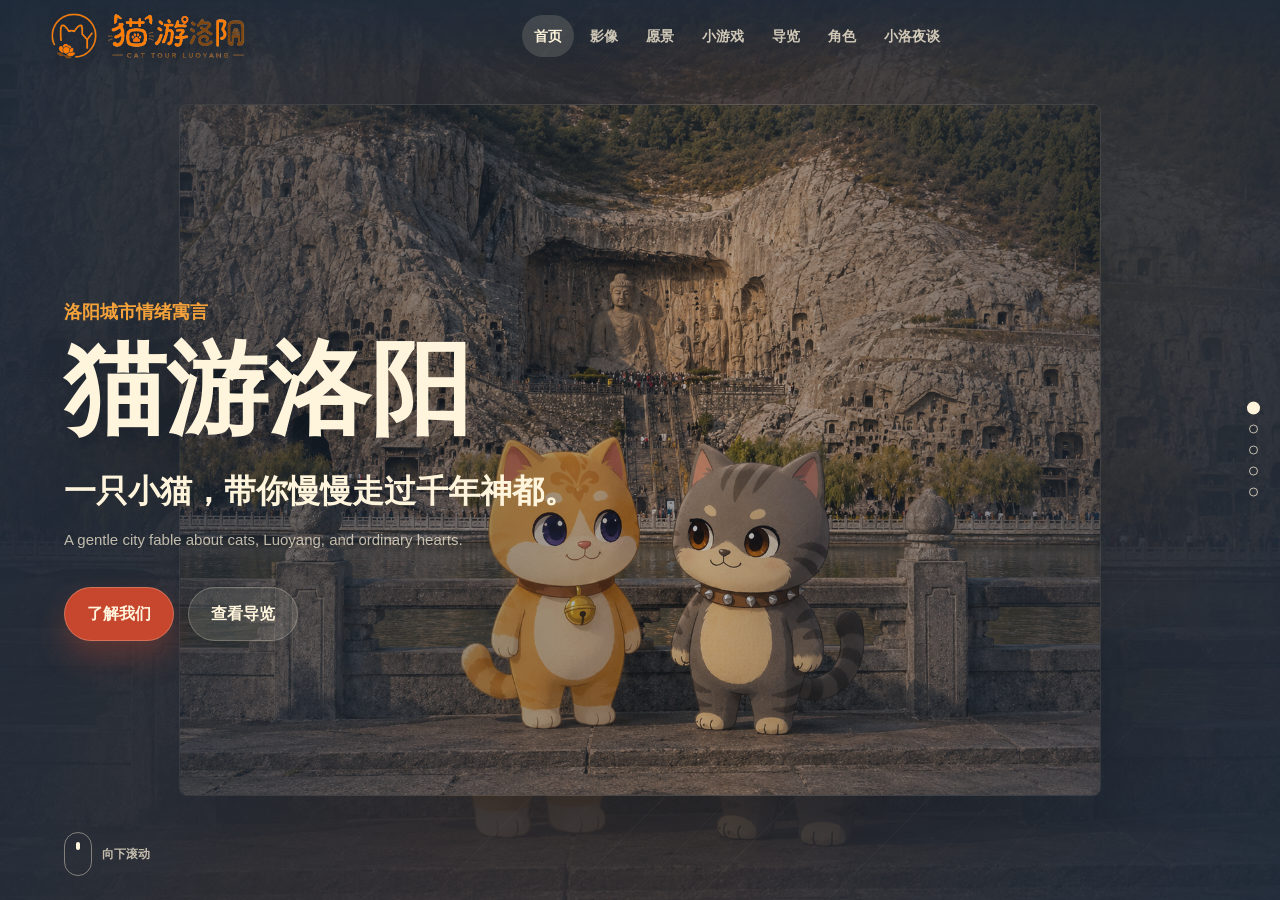
<file: index.html>
<!DOCTYPE html>
<html lang="zh-CN">
<head>
  <meta charset="UTF-8">
  <meta name="viewport" content="width=device-width, initial-scale=1.0">
  <title>猫游洛阳 Cat Tour Luoyang</title>
  <meta name="description" content="《猫游洛阳》是一个关于洛阳、猫和普通人心事的数字文旅 IP。">
  <meta name="application-version" content="1.2.1">
  <link rel="stylesheet" href="css/style.css?v=1.2.1">
</head>
<body data-page="brand-home">
  <header class="brand-header">
    <a class="brand-logo" href="#hero" aria-label="猫游洛阳首页">
      <img class="brand-logo-mark" src="assets/images/brand/brand-mark.png" alt="">
      <img class="brand-logo-wordmark" src="assets/images/brand/brand-wordmark.png" alt="">
    </a>

    <nav class="brand-nav" aria-label="首页分屏导航">
      <a href="#hero" data-home-nav="hero">首页</a>
      <a href="#videos" data-home-nav="videos">影像</a>
      <a href="#vision" data-home-nav="vision">愿景</a>
      <a href="#games" data-home-nav="games">小游戏</a>
      <a href="#guide" data-home-nav="guide">导览</a>
      <a href="characters.html">角色</a>
      <a href="https://chriszhang9108-collab.github.io/Coldfire/" target="_blank" rel="noopener noreferrer">小洛夜谈</a>
    </nav>

    <div class="header-actions">
      <button class="language-toggle" type="button" aria-label="切换中英文">
        <span>中</span><i></i><span>EN</span>
      </button>
      <button class="brand-menu" type="button" aria-expanded="false" aria-controls="brand-drawer">
        <span></span>
        <span></span>
      </button>
    </div>
  </header>

  <aside class="brand-drawer" id="brand-drawer" aria-label="移动端菜单">
    <a href="#hero">首页</a>
    <a href="#videos">往期影像</a>
    <a href="#vision">我们的愿景</a>
    <a href="#games">小游戏入口</a>
    <a href="#guide">洛阳导览</a>
    <a href="characters.html">角色设定</a>
    <a href="cooperation.html">合作联系</a>
    <a href="https://chriszhang9108-collab.github.io/Coldfire/" target="_blank" rel="noopener noreferrer">小洛夜谈</a>
  </aside>

  <div class="screen-dots" aria-label="分屏位置">
    <a href="#hero" data-dot="hero" aria-label="第1屏"></a>
    <a href="#videos" data-dot="videos" aria-label="第2屏"></a>
    <a href="#vision" data-dot="vision" aria-label="第3屏"></a>
    <a href="#games" data-dot="games" aria-label="第4屏"></a>
    <a href="#guide" data-dot="guide" aria-label="第5屏"></a>
  </div>

  <main class="homepage-shell" id="homepage-shell">
    <section class="brand-section hero-section" id="hero" data-section="hero">
      <div class="hero-bg" id="hero-bg"></div>
      <div class="hero-media" aria-label="猫游洛阳主视觉轮播">
        <div class="hero-blur" id="hero-blur"></div>
        <div class="hero-frame" id="hero-frame">
          <div class="slide-fallback">
            <span>Cat Tour Luoyang</span>
          </div>
        </div>
      </div>
      <div class="hero-content">
        <p class="brand-eyebrow" data-i18n="heroEyebrow">洛阳城市情绪寓言</p>
        <h1 data-i18n="heroTitle">猫游洛阳</h1>
        <p class="hero-subtitle" data-i18n="heroSubtitle">一只小猫，带你慢慢走过千年神都。</p>
        <p class="hero-en" data-i18n="heroEnglish">A gentle city fable about cats, Luoyang, and ordinary hearts.</p>
        <div class="hero-buttons">
          <a class="brand-button primary" href="#vision" data-i18n="learnMore">了解我们</a>
          <a class="brand-button ghost" href="#guide" data-i18n="viewGuide">查看导览</a>
        </div>
      </div>
      <div class="scroll-cue">
        <span></span>
        <b data-i18n="scrollCue">向下滚动</b>
      </div>
    </section>

    <section class="brand-section video-section" id="videos" data-section="videos">
      <div class="section-copy">
        <p class="brand-eyebrow" data-i18n="videosEyebrow">Cat Tour Stories</p>
        <h2 data-i18n="videosTitle">往期影像</h2>
        <p data-i18n="videosSubtitle">用一只小猫的视角，看见洛阳的风光、街巷与故事。</p>
      </div>
      <div class="video-rail" id="home-video-list"></div>
    </section>

    <section class="brand-section vision-section" id="vision" data-section="vision">
      <div class="vision-main">
        <p class="brand-eyebrow" data-i18n="visionEyebrow">Our Vision</p>
        <h2 data-i18n="visionTitle">我们的愿景</h2>
        <p data-i18n="visionBody">《猫游洛阳》不是普通旅游号，也不是普通AI萌宠号。它是一场关于洛阳、猫和普通人心事的城市情绪寓言。我们希望用一只小猫的视角，让更多人重新看见千年神都里的风景、烟火、时间和自己。</p>
        <strong data-i18n="visionQuote">用洛阳地标，讲普通人的心事。让历史不只被观看，也能轻轻接住今天的人。</strong>
      </div>
      <div class="symbol-strip" id="symbol-list"></div>
    </section>

    <section class="brand-section game-section" id="games" data-section="games">
      <div class="section-copy">
        <p class="brand-eyebrow" data-i18n="gamesEyebrow">Play With Ju Xiaoluo</p>
        <h2 data-i18n="gamesTitle">和橘小洛一起玩</h2>
        <p data-i18n="gamesSubtitle">在洛阳慢慢走，也可以轻轻玩一会。</p>
      </div>
      <div class="game-card-grid" id="game-list"></div>
    </section>

    <section class="brand-section guide-section last-guide-section guide-seasonal-section" id="guide" data-section="guide" aria-labelledby="seasonal-guide-title">
      <div class="section-copy guide-seasonal-header">
        <p class="brand-eyebrow" data-i18n="guideEyebrow">Seasonal Luoyang Guide</p>
        <h2 id="seasonal-guide-title" data-i18n="guideTitle">橘小洛的当季洛阳导览</h2>
        <p data-i18n="guideSubtitle">这个夏天，先去有风、有水、有树荫的地方。</p>
      </div>
      <div class="seasonal-destination-list" id="seasonal-destination-list" role="list"></div>
      <footer class="brand-footer cooperation-card">
        <div>
          <p class="brand-eyebrow" data-i18n="cooperationEyebrow">Cooperation</p>
          <h3 data-i18n="cooperationTitle">猫游洛阳开放文旅内容共创</h3>
          <p data-i18n="cooperationText">文旅内容共创、景区/博物馆主题短片、店铺联动、文创开发、AI文旅内容制作、城市治愈内容共创。</p>
        </div>
        <a class="brand-button primary" href="cooperation.html" data-i18n="cooperationButton">合作联系</a>
        <small>© 猫游洛阳 Cat Tour Luoyang</small>
      </footer>
    </section>
  </main>

  <div class="video-modal" id="video-modal" aria-hidden="true">
    <button class="modal-close" type="button" aria-label="关闭视频">×</button>
    <video id="modal-video" controls playsinline></video>
  </div>

  <div class="destination-modal" id="destination-modal" role="dialog" aria-modal="true" aria-labelledby="destination-modal-title" hidden>
    <div class="destination-modal-backdrop" data-destination-close></div>
    <div class="destination-modal-panel" role="document">
      <button class="destination-modal-close" type="button" data-destination-close aria-label="关闭景点预览">×</button>
      <div class="destination-modal-stage">
        <img class="destination-modal-blur" id="destination-modal-blur" alt="" aria-hidden="true">
        <img class="destination-modal-image" id="destination-modal-image" alt="">
        <p class="destination-image-fallback" id="destination-image-fallback" hidden></p>
      </div>
      <div class="destination-modal-copy">
        <p class="brand-eyebrow" id="destination-modal-season"></p>
        <h2 id="destination-modal-title"></h2>
        <p id="destination-modal-summary"></p>
        <a class="brand-button primary destination-plan-button" id="destination-plan-button" target="_blank" rel="noopener noreferrer"></a>
      </div>
    </div>
  </div>

  <script src="js/data.js?v=1.2.1"></script>
  <script src="js/homepage.js?v=1.2.1"></script>
</body>
</html>
</file>
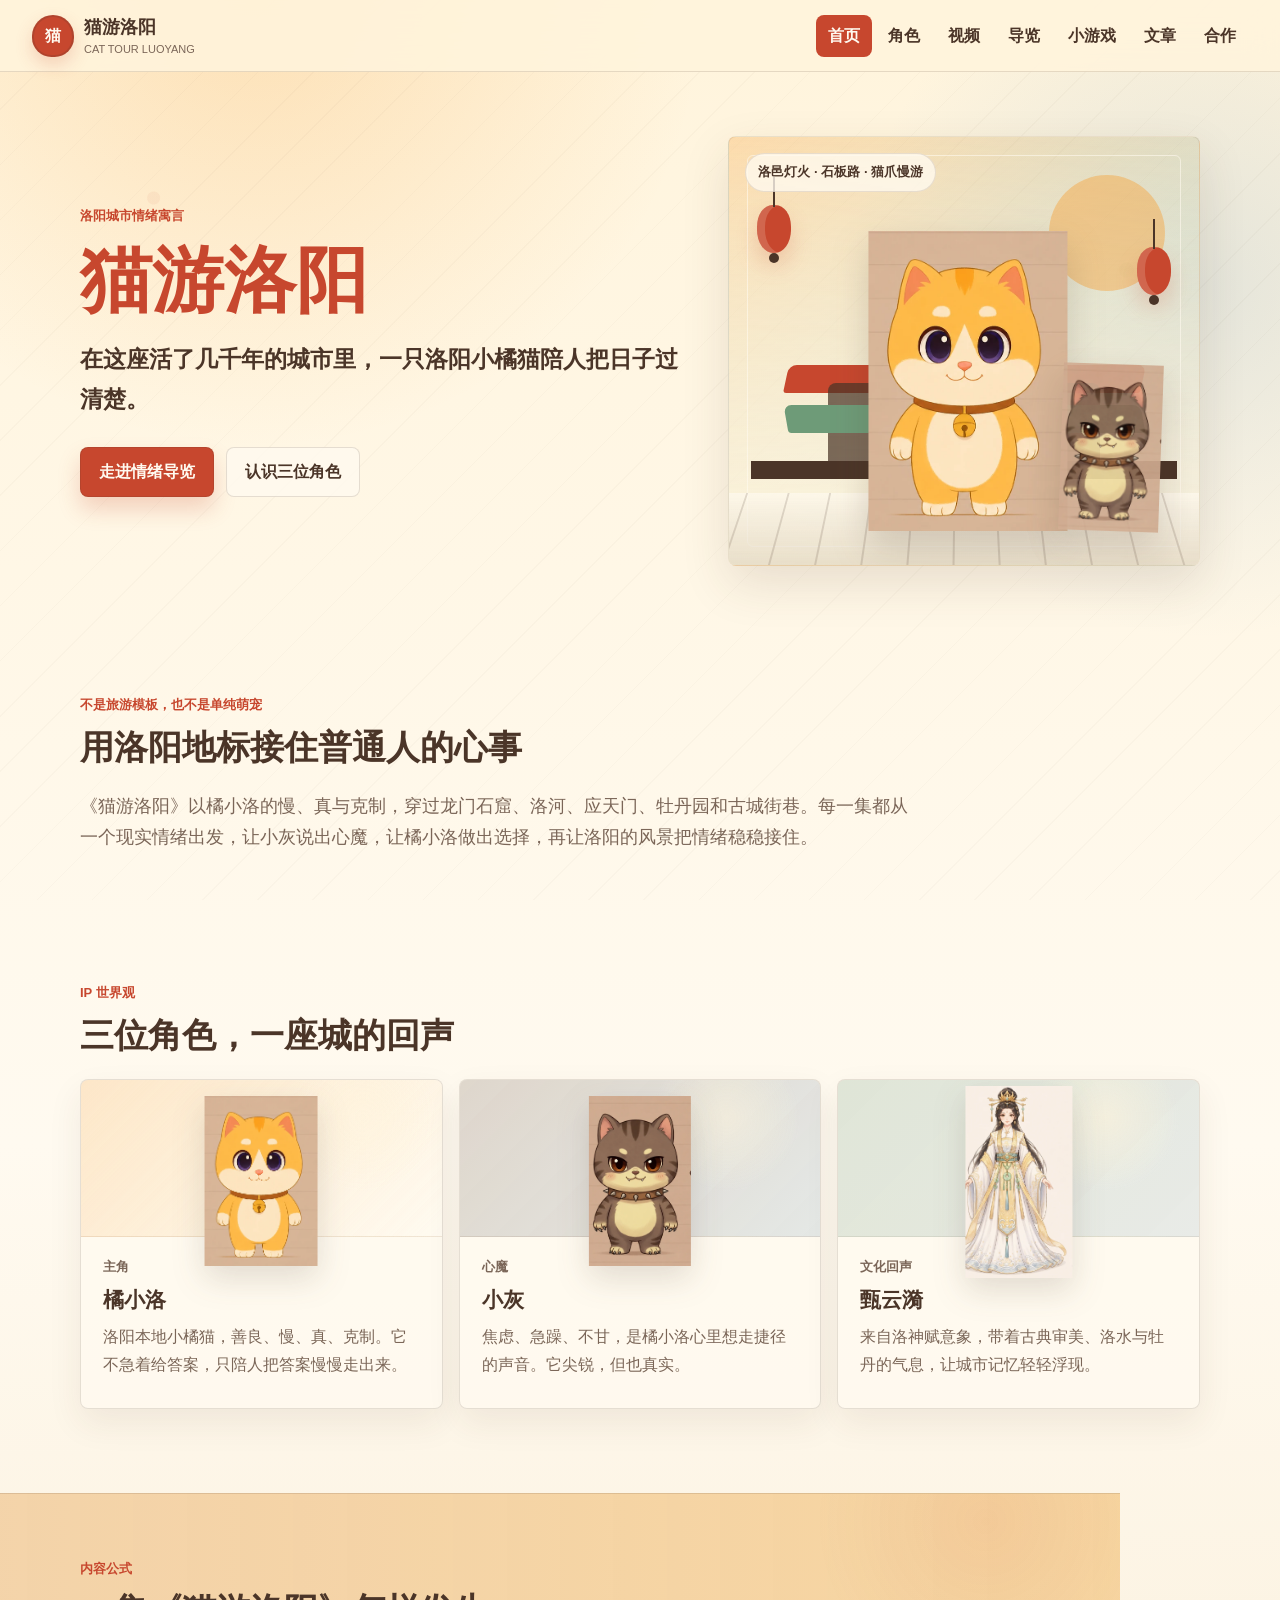
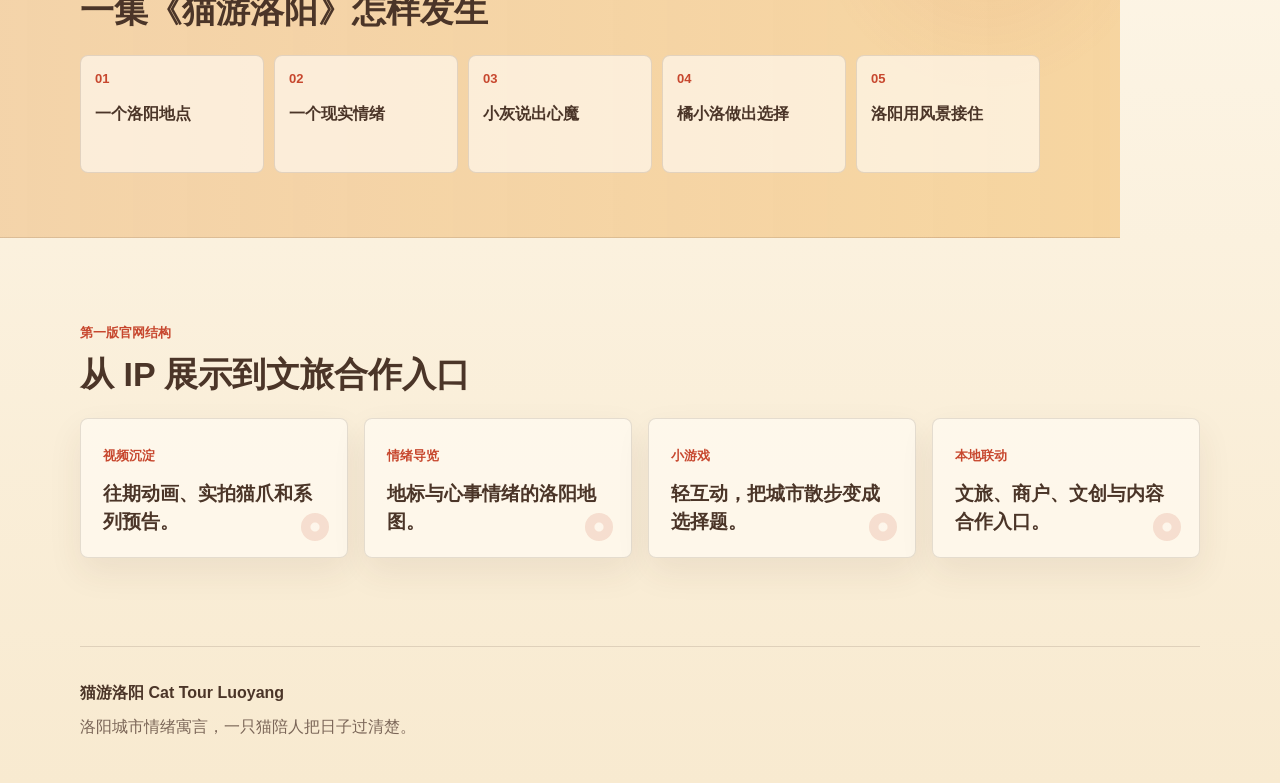
<file: legacy/index.html>
<!DOCTYPE html>
<html lang="zh-CN">
<head>
  <meta charset="UTF-8">
  <meta name="viewport" content="width=device-width, initial-scale=1.0">
  <title>猫游洛阳 Cat Tour Luoyang</title>
  <meta name="description" content="《猫游洛阳》是以洛阳本地小橘猫橘小洛为主角的数字文旅 IP，一座城市情绪寓言。">
  <link rel="stylesheet" href="css/style.css">
</head>
<body data-page="home">
  <header class="site-header">
    <a class="brand" href="index.html" aria-label="猫游洛阳首页">
      <span class="brand-mark">猫</span>
      <span>
        <strong>猫游洛阳</strong>
        <small>Cat Tour Luoyang</small>
      </span>
    </a>
    <button class="nav-toggle" type="button" aria-expanded="false" aria-controls="site-nav">
      <span></span>
      <span></span>
      <span></span>
    </button>
    <nav class="site-nav" id="site-nav" aria-label="主导航">
      <a href="index.html" data-nav="home">首页</a>
      <a href="characters.html" data-nav="characters">角色</a>
      <a href="videos.html" data-nav="videos">视频</a>
      <a href="guide.html" data-nav="guide">导览</a>
      <a href="games.html" data-nav="games">小游戏</a>
      <a href="stories.html" data-nav="stories">文章</a>
      <a href="cooperation.html" data-nav="cooperation">合作</a>
    </nav>
  </header>

  <main>
    <section class="hero section-band">
      <div class="hero-copy">
        <p class="eyebrow">洛阳城市情绪寓言</p>
        <h1>猫游洛阳</h1>
        <p class="hero-lead">在这座活了几千年的城市里，一只洛阳小橘猫陪人把日子过清楚。</p>
        <div class="hero-actions">
          <a class="button button-primary" href="guide.html">走进情绪导览</a>
          <a class="button button-secondary" href="characters.html">认识三位角色</a>
        </div>
      </div>
      <div class="hero-art ip-stage" aria-label="洛阳古城里的橘小洛主视觉">
        <div class="sun-disc"></div>
        <div class="palace">
          <span></span>
          <span></span>
          <span></span>
        </div>
        <div class="lantern lantern-left"></div>
        <div class="lantern lantern-right"></div>
        <img class="hero-character hero-xiaoluo" src="assets/characters/xiaoluo-front.webp" alt="橘小洛正面形象">
        <img class="hero-character hero-xiaohui" src="assets/characters/xiaohui-front.webp" alt="小灰正面形象">
        <span class="hero-ribbon">洛邑灯火 · 石板路 · 猫爪慢游</span>
        <div class="stone-road"></div>
      </div>
    </section>

    <section class="intro section-band">
      <div class="section-heading">
        <p class="eyebrow">不是旅游模板，也不是单纯萌宠</p>
        <h2>用洛阳地标接住普通人的心事</h2>
      </div>
      <p class="intro-text">
        《猫游洛阳》以橘小洛的慢、真与克制，穿过龙门石窟、洛河、应天门、牡丹园和古城街巷。每一集都从一个现实情绪出发，让小灰说出心魔，让橘小洛做出选择，再让洛阳的风景把情绪稳稳接住。
      </p>
    </section>

    <section class="section-band">
      <div class="section-heading">
        <p class="eyebrow">IP 世界观</p>
        <h2>三位角色，一座城的回声</h2>
      </div>
      <div class="feature-grid">
        <article class="character-card xiaoluo">
          <img class="character-sticker" src="assets/characters/xiaoluo-front.webp" alt="橘小洛">
          <p class="card-kicker">主角</p>
          <h3>橘小洛</h3>
          <p>洛阳本地小橘猫，善良、慢、真、克制。它不急着给答案，只陪人把答案慢慢走出来。</p>
        </article>
        <article class="character-card xiaohui">
          <img class="character-sticker" src="assets/characters/xiaohui-front.webp" alt="小灰">
          <p class="card-kicker">心魔</p>
          <h3>小灰</h3>
          <p>焦虑、急躁、不甘，是橘小洛心里想走捷径的声音。它尖锐，但也真实。</p>
        </article>
        <article class="character-card yunzhi">
          <img class="character-sticker yunzhi-sticker" src="assets/characters/yunyi-front.webp" alt="甄云漪">
          <p class="card-kicker">文化回声</p>
          <h3>甄云漪</h3>
          <p>来自洛神赋意象，带着古典审美、洛水与牡丹的气息，让城市记忆轻轻浮现。</p>
        </article>
      </div>
    </section>

    <section class="section-band warm-band">
      <div class="section-heading">
        <p class="eyebrow">内容公式</p>
        <h2>一集《猫游洛阳》怎样发生</h2>
      </div>
      <div class="story-steps">
        <div><span>01</span>一个洛阳地点</div>
        <div><span>02</span>一个现实情绪</div>
        <div><span>03</span>小灰说出心魔</div>
        <div><span>04</span>橘小洛做出选择</div>
        <div><span>05</span>洛阳用风景接住</div>
      </div>
    </section>

    <section class="section-band">
      <div class="section-heading">
        <p class="eyebrow">第一版官网结构</p>
        <h2>从 IP 展示到文旅合作入口</h2>
      </div>
      <div class="portal-grid">
        <a class="portal-card" href="videos.html">
          <span>视频沉淀</span>
          <strong>往期动画、实拍猫爪和系列预告。</strong>
        </a>
        <a class="portal-card" href="guide.html">
          <span>情绪导览</span>
          <strong>地标与心事情绪的洛阳地图。</strong>
        </a>
        <a class="portal-card" href="games.html">
          <span>小游戏</span>
          <strong>轻互动，把城市散步变成选择题。</strong>
        </a>
        <a class="portal-card" href="cooperation.html">
          <span>本地联动</span>
          <strong>文旅、商户、文创与内容合作入口。</strong>
        </a>
      </div>
    </section>
  </main>

  <footer class="site-footer">
    <strong>猫游洛阳 Cat Tour Luoyang</strong>
    <p>洛阳城市情绪寓言，一只猫陪人把日子过清楚。</p>
  </footer>

  <script src="js/main.js"></script>
</body>
</html>
</file>
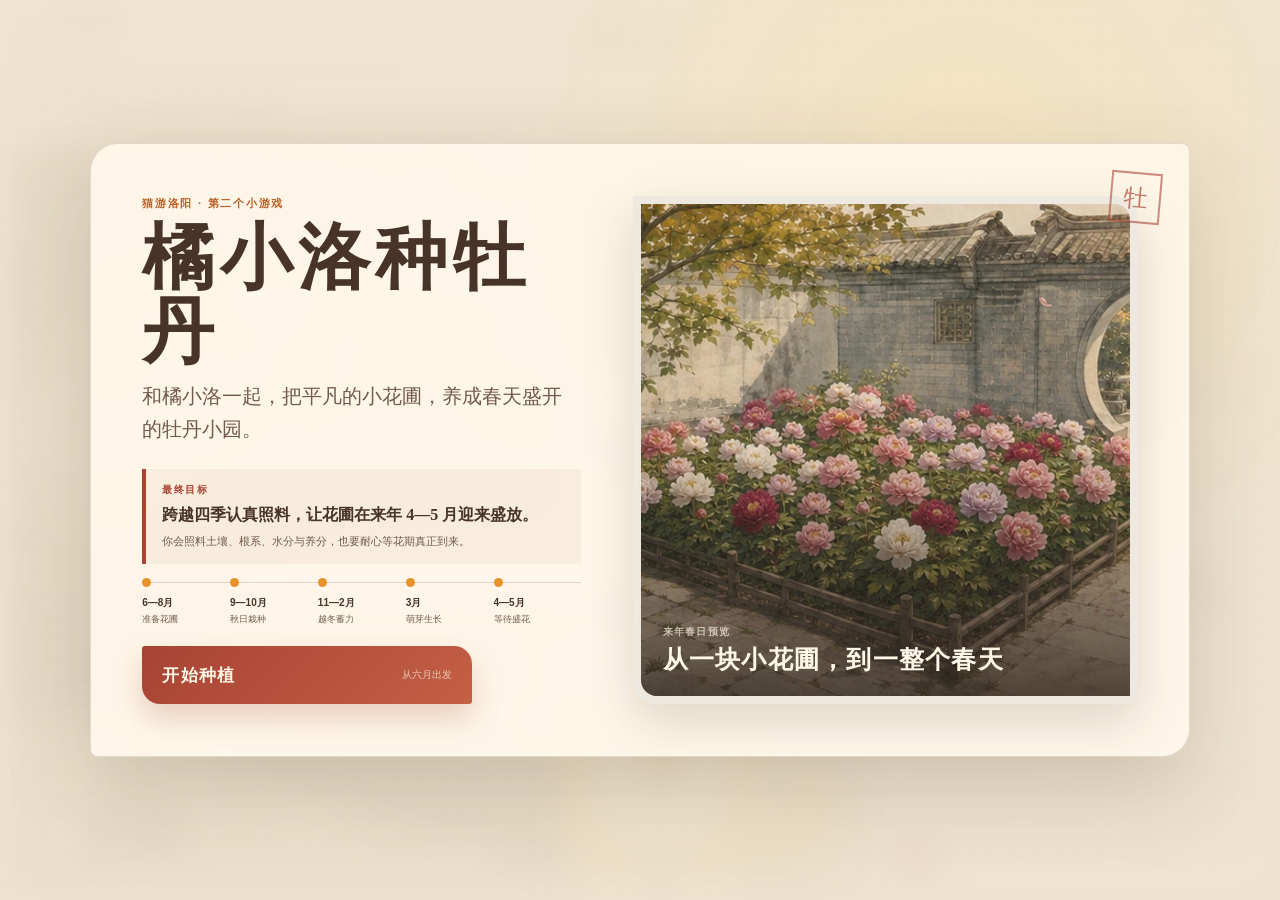
<file: games/peony-garden/index.html>
<!doctype html>
<html lang="zh-CN">
<head>
  <meta charset="utf-8">
  <meta name="viewport" content="width=device-width, initial-scale=1, viewport-fit=cover">
  <meta name="theme-color" content="#f7f0df">
  <meta name="description" content="陪橘小洛跨越四季，把一块普通花圃养成洛阳春日盛放的牡丹小园。">
  <title>橘小洛种牡丹｜猫游洛阳</title>
  <link rel="preload" as="image" href="assets/garden-stage-01.webp">
  <link rel="preload" as="image" href="assets/garden-stage-08.webp">
  <link rel="stylesheet" href="peony-garden.css?v=1.0.0">
</head>
<body>
  <header class="game-topbar">
    <a class="back-home" href="../../index.html#games" aria-label="返回猫游洛阳官网小游戏区">
      <img src="../../assets/images/brand/brand-mark.png" alt="">
      <span><b>猫游洛阳</b><small>返回官网</small></span>
    </a>
    <div class="topbar-title" aria-label="游戏名称">
      <span>PEONY GARDEN</span>
      <strong>橘小洛种牡丹</strong>
    </div>
    <div class="topbar-actions">
      <div class="month-badge" id="month-badge" aria-live="polite">
        <span id="year-label">第一年</span>
        <strong id="month-label">六月</strong>
      </div>
      <button class="icon-button" id="settings-button" type="button" aria-label="打开设置" aria-expanded="false">
        <span aria-hidden="true">☼</span>
      </button>
    </div>
  </header>

  <main class="game-shell">
    <section class="objective-strip" aria-label="本轮目标">
      <div class="objective-copy">
        <span>这一年的约定</span>
        <strong>照料土壤与根系，等到来年 4—5 月开花</strong>
      </div>
      <ol class="season-route" id="season-route" aria-label="牡丹成长路线">
        <li class="is-current"><i></i><span>准备</span></li>
        <li><i></i><span>栽种</span></li>
        <li><i></i><span>越冬</span></li>
        <li><i></i><span>生长</span></li>
        <li><i></i><span>盛花</span></li>
      </ol>
    </section>

    <div class="play-layout">
      <section class="garden-card" id="garden-card" aria-label="牡丹花圃主场景">
        <div class="scene-frame" id="scene-frame">
          <img class="scene-layer is-active" id="scene-layer-a" src="assets/garden-stage-01.webp" alt="六月里安静而普通的洛阳小花圃">
          <img class="scene-layer" id="scene-layer-b" src="assets/garden-stage-01.webp" alt="">
          <div class="season-wash" aria-hidden="true"></div>
          <div class="sun-dust" aria-hidden="true"><i></i><i></i><i></i><i></i><i></i></div>
          <div class="petal-drift" id="petal-drift" aria-hidden="true">
            <i></i><i></i><i></i><i></i><i></i><i></i><i></i><i></i>
          </div>
          <img class="xiaoluo" id="xiaoluo" src="assets/ju-xiaoluo.webp" alt="橘小洛站在花圃旁陪你种牡丹">
          <div class="speech-bubble" id="speech-bubble" role="status">先把土养好，花才会安心长大。</div>
          <div class="stage-plaque">
            <span id="stage-number">01</span>
            <div><small>花圃状态</small><strong id="stage-name">一方素土</strong></div>
          </div>
        </div>
      </section>

      <aside class="control-panel" aria-label="养护操作与状态">
        <section class="status-card panel-card">
          <div class="panel-heading">
            <div><span>GARDEN CONDITION</span><h2>花圃状态</h2></div>
            <b id="readiness-summary">花期尚远</b>
          </div>
          <div class="stat-grid" id="stat-grid">
            <div class="stat-item" data-stat="soil"><span class="stat-seal">土</span><div><p><b>土壤</b><em>待改善</em></p><i><u></u></i></div></div>
            <div class="stat-item" data-stat="sunlight"><span class="stat-seal">光</span><div><p><b>日照</b><em>充足</em></p><i><u></u></i></div></div>
            <div class="stat-item" data-stat="drainage"><span class="stat-seal">排</span><div><p><b>排水</b><em>待改善</em></p><i><u></u></i></div></div>
            <div class="stat-item" data-stat="moisture"><span class="stat-seal">水</span><div><p><b>水分</b><em>适中</em></p><i><u></u></i></div></div>
            <div class="stat-item" data-stat="nutrients"><span class="stat-seal">养</span><div><p><b>养分</b><em>稍少</em></p><i><u></u></i></div></div>
            <div class="stat-item" data-stat="rootHealth"><span class="stat-seal">根</span><div><p><b>根系</b><em>安稳</em></p><i><u></u></i></div></div>
            <div class="stat-item stat-bloom" data-stat="bloom"><span class="stat-seal">花</span><div><p><b>开花准备度</b><em>0%</em></p><i><u></u></i></div></div>
          </div>
        </section>

        <section class="actions-card panel-card">
          <div class="panel-heading action-heading">
            <div><span id="phase-kicker">JUNE · PREPARE</span><h2 id="month-objective">先整理这方小花圃</h2></div>
            <b id="action-count">本月可做 1 件事</b>
          </div>
          <div class="action-grid" id="action-grid" aria-label="本月可选操作"></div>
          <button class="next-month-button" id="next-month-button" type="button" disabled>
            <span id="next-button-label">先完成本月照料</span>
            <i aria-hidden="true">→</i>
          </button>
        </section>

        <section class="tip-card panel-card" aria-live="polite">
          <span class="tip-seal">牡丹小贴士</span>
          <p id="tip-text">牡丹喜欢肥沃、疏松又排水好的土，准备花圃比急着下苗更重要。</p>
        </section>
      </aside>
    </div>
  </main>

  <section class="start-screen" id="start-screen" aria-labelledby="start-title">
    <div class="start-paper">
      <div class="start-copy">
        <p class="start-kicker">猫游洛阳 · 第二个小游戏</p>
        <h1 id="start-title">橘小洛种牡丹</h1>
        <p class="start-subtitle">和橘小洛一起，把平凡的小花圃，养成春天盛开的牡丹小园。</p>
        <div class="goal-statement">
          <span>最终目标</span>
          <strong>跨越四季认真照料，让花圃在来年 4—5 月迎来盛放。</strong>
          <small>你会照料土壤、根系、水分与养分，也要耐心等花期真正到来。</small>
        </div>
        <ol class="start-route" aria-label="一年种植路线">
          <li><b>6—8月</b><span>准备花圃</span></li>
          <li><b>9—10月</b><span>秋日栽种</span></li>
          <li><b>11—2月</b><span>越冬蓄力</span></li>
          <li><b>3月</b><span>萌芽生长</span></li>
          <li><b>4—5月</b><span>等待盛花</span></li>
        </ol>
        <button class="start-button" id="start-button" type="button"><span>开始种植</span><i>从六月出发</i></button>
      </div>
      <figure class="goal-preview">
        <img src="assets/garden-stage-08.webp" alt="最终目标预览：同一片花圃开满粉、白、红色牡丹">
        <figcaption><span>来年春日预览</span><strong>从一块小花圃，到一整个春天</strong></figcaption>
      </figure>
    </div>
  </section>

  <section class="choice-modal" id="planting-modal" role="dialog" aria-modal="true" aria-labelledby="planting-title" hidden>
    <div class="modal-backdrop"></div>
    <div class="choice-paper">
      <p class="start-kicker">九月 · 关键栽种</p>
      <h2 id="planting-title">花芽应该埋多深？</h2>
      <p>牡丹不喜欢被埋得太深。观察芽眼，选一个你觉得合适的深度。</p>
      <div class="depth-grid">
        <button type="button" data-depth="shallow"><span>浅</span><strong>芽眼露得多一些</strong><small>通气，但根部不够安稳</small></button>
        <button type="button" data-depth="right"><span>宜</span><strong>芽眼贴近土面</strong><small>既安稳，也不压住花芽</small></button>
        <button type="button" data-depth="deep"><span>深</span><strong>埋深一点更稳</strong><small>看似牢靠，可能影响开花</small></button>
      </div>
    </div>
  </section>

  <section class="month-transition" id="month-transition" aria-live="assertive" hidden>
    <div class="calendar-sheet">
      <span id="transition-year">第一年</span>
      <strong id="transition-month">七月</strong>
      <i></i>
      <p id="transition-copy">盛夏的光落在刚翻松的土上。</p>
    </div>
  </section>

  <section class="ending-screen" id="ending-screen" aria-labelledby="ending-title" hidden>
    <div class="ending-shade"></div>
    <div class="ending-card">
      <p class="start-kicker">这一年的花事</p>
      <span class="ending-seal" id="ending-seal">春</span>
      <h2 id="ending-title">牡丹满庭</h2>
      <p class="ending-line" id="ending-line">这一园牡丹，终于等来了洛阳的春风。</p>
      <div class="ending-score"><span>开花准备度</span><strong id="ending-score">88</strong><small>/ 100</small></div>
      <p class="ending-note" id="ending-note">土壤、根系与春季养护都很安稳，花开得丰盛又从容。</p>
      <div class="ending-actions">
        <button class="start-button" id="next-year-button" type="button"><span>再养一年</span><i>保留花圃基础</i></button>
        <button class="secondary-button" id="restart-button" type="button">重新开始</button>
      </div>
    </div>
  </section>

  <aside class="settings-panel" id="settings-panel" aria-label="游戏设置" hidden>
    <div class="settings-heading"><strong>游戏设置</strong><button id="settings-close" type="button" aria-label="关闭设置">×</button></div>
    <label><span><b>舒缓动画</b><small>关闭后减少翻页与漂浮效果</small></span><input id="motion-toggle" type="checkbox" checked></label>
    <button class="settings-reset" id="settings-reset" type="button">重新开始这一年</button>
  </aside>

  <script src="peony-garden.js?v=1.0.0"></script>
</body>
</html>
</file>
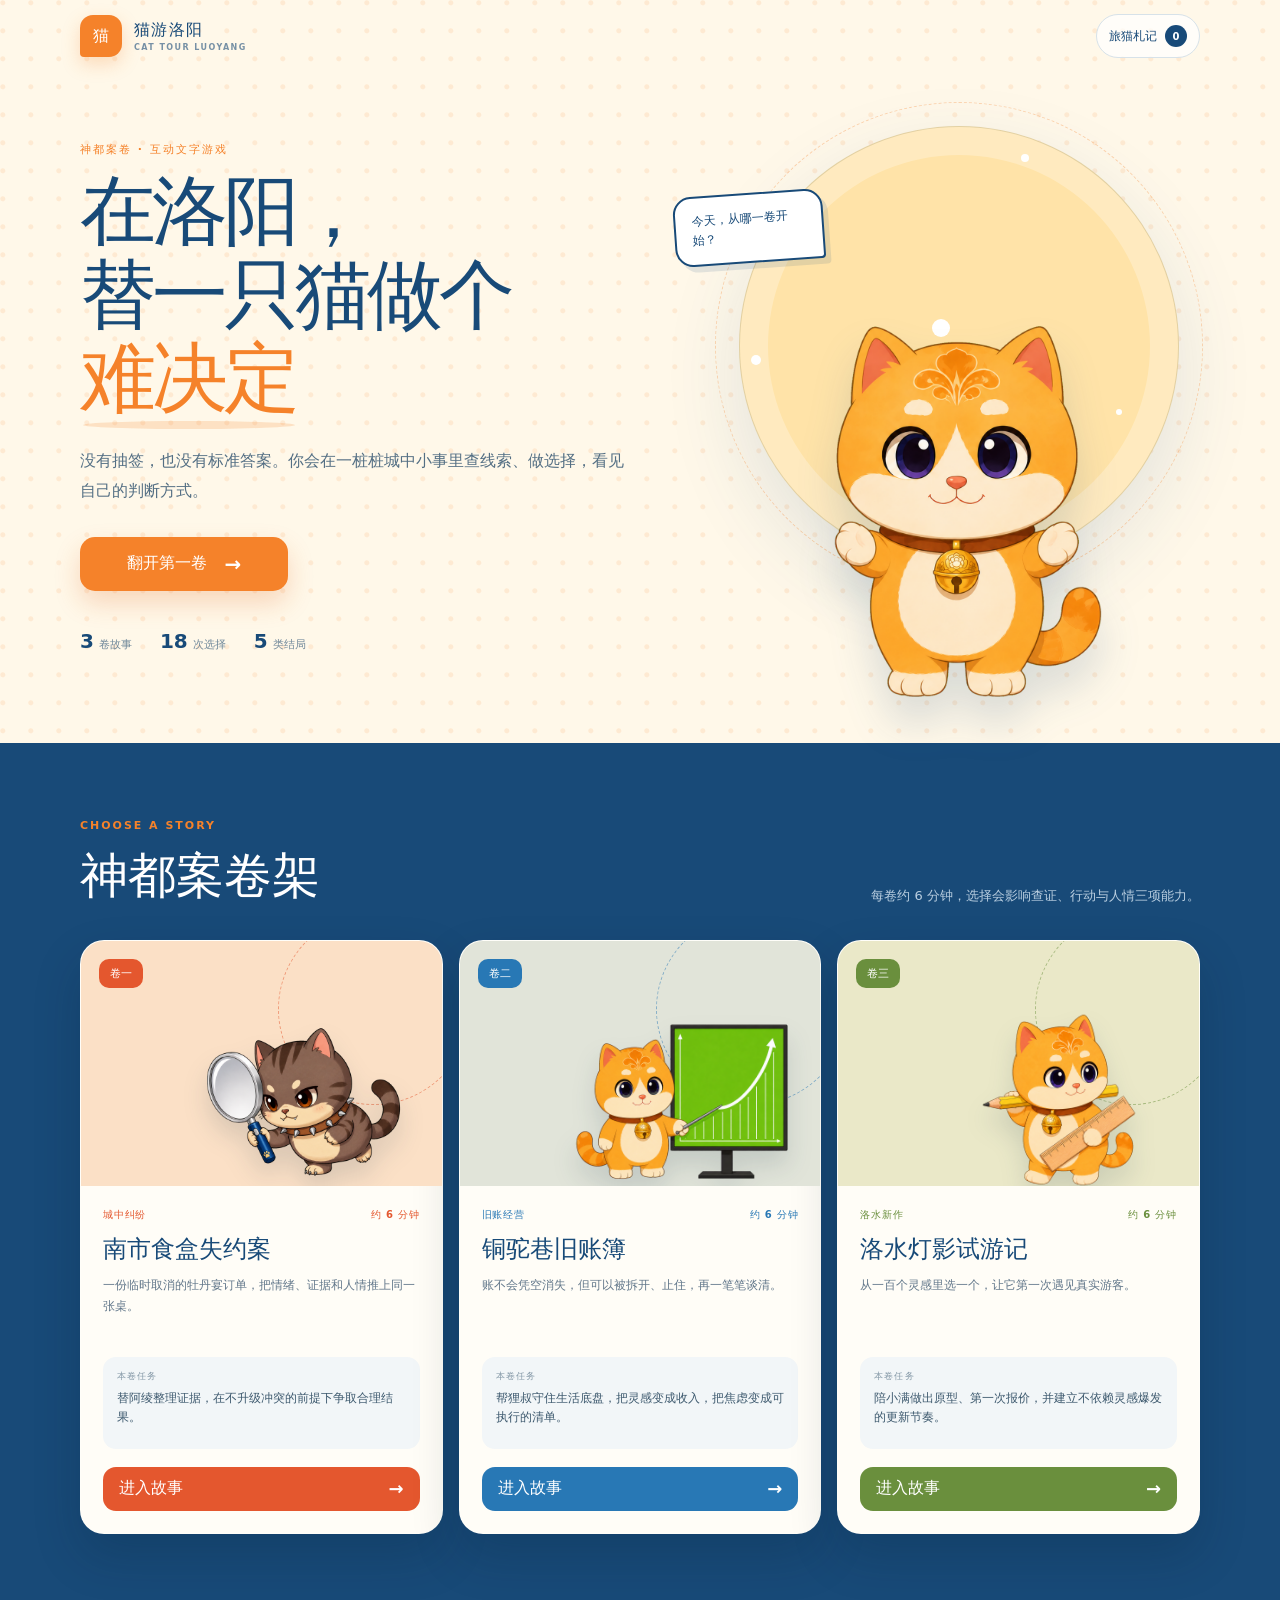
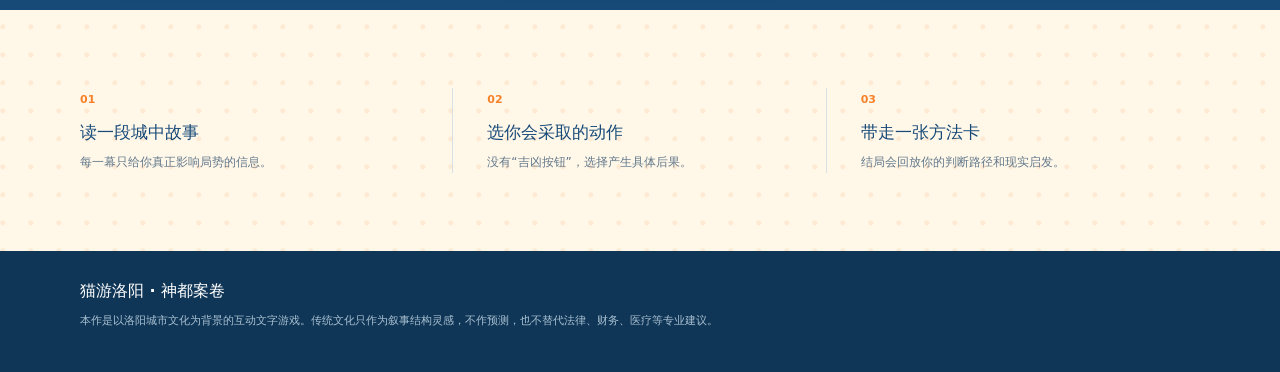
<file: games/shendu-casebook/index.html>
<!doctype html>
<html lang="zh-CN">
  <head>
    <meta charset="UTF-8" />
    <meta name="viewport" content="width=device-width, initial-scale=1.0, viewport-fit=cover" />
    <meta name="theme-color" content="#184a78" />
    <meta name="description" content="猫游洛阳·神都案卷——在洛阳城故事中查线索、做选择、看见自己的判断方式。" />
    <title>猫游洛阳 · 神都案卷</title>
    <script type="module" crossorigin src="./assets/index-C3JD2qbR.js"></script>
    <link rel="modulepreload" crossorigin href="./assets/react-vendor-CfDz6BDZ.js">
    <link rel="stylesheet" crossorigin href="./assets/index-ChBfx689.css">
  </head>
  <body>
    <div id="root"></div>
  </body>
</html>
</file>
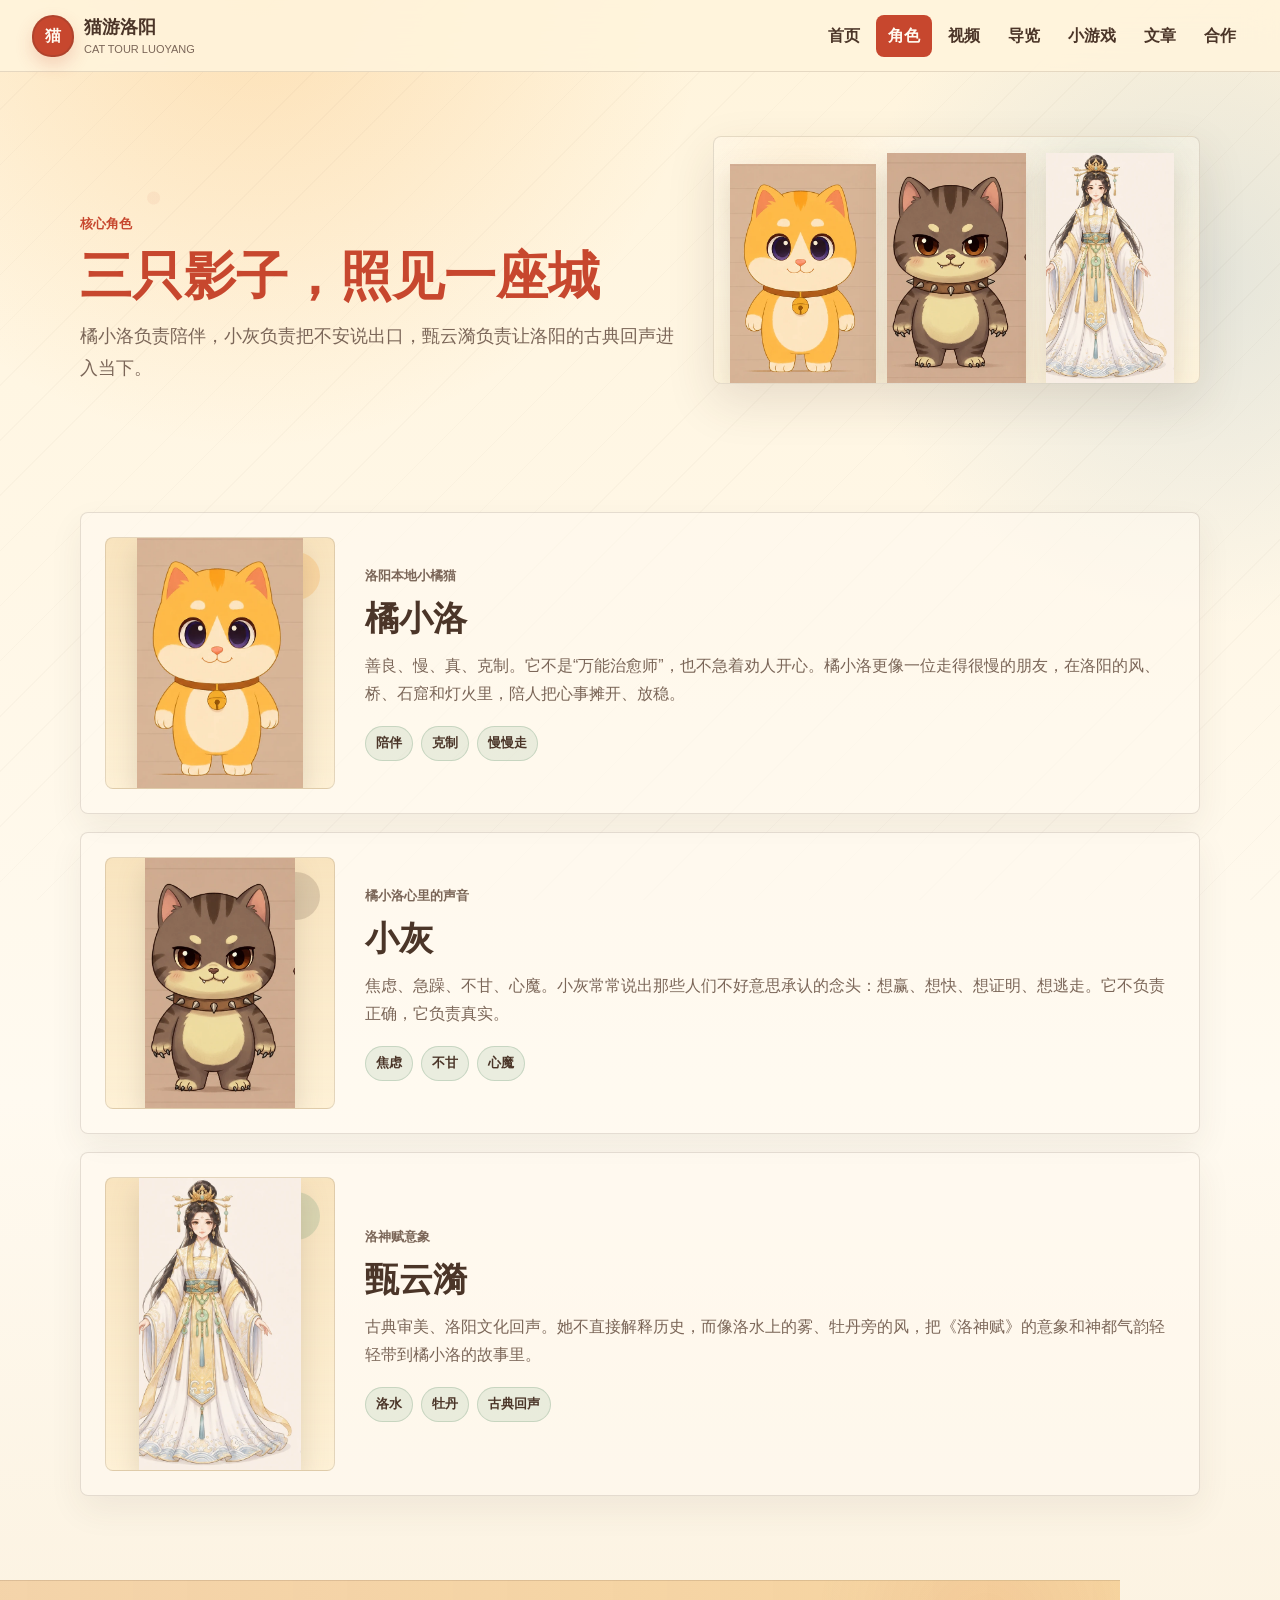
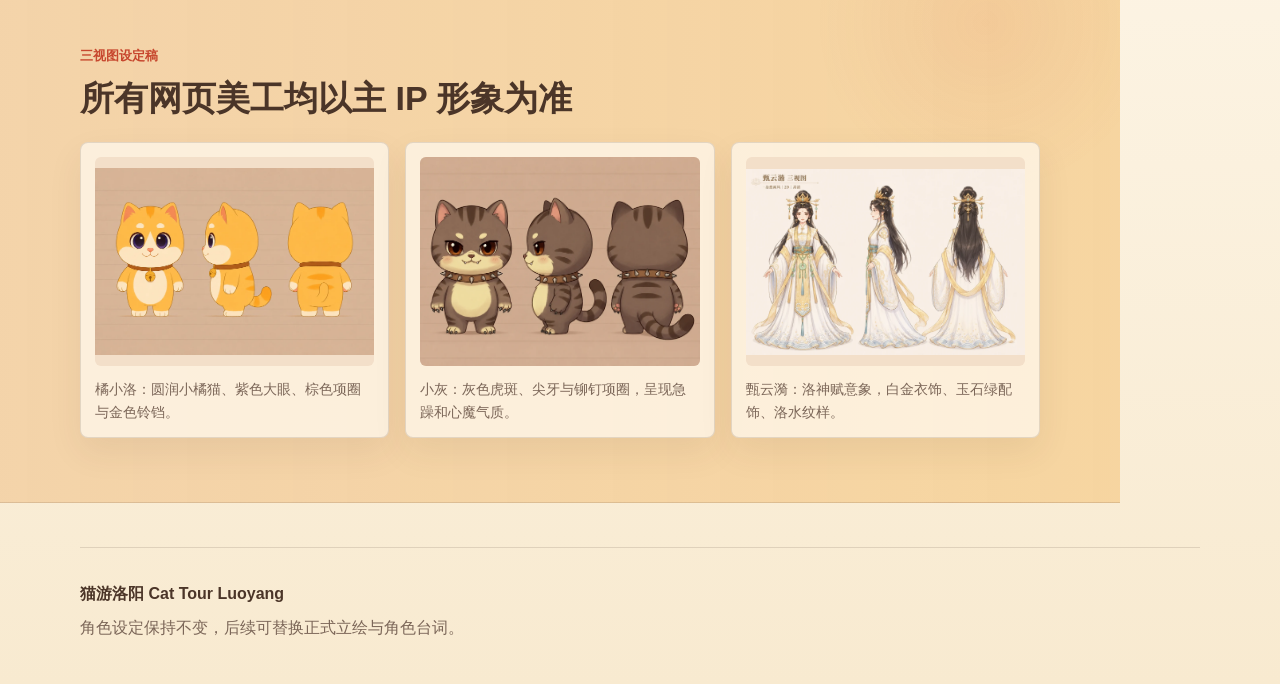
<file: characters.html>
<!DOCTYPE html>
<html lang="zh-CN">
<head>
  <meta charset="UTF-8">
  <meta name="viewport" content="width=device-width, initial-scale=1.0">
  <title>角色介绍｜猫游洛阳</title>
  <meta name="description" content="认识《猫游洛阳》的三位核心角色：橘小洛、小灰、甄云漪。">
  <link rel="stylesheet" href="css/style.css">
</head>
<body data-page="characters">
  <header class="site-header">
    <a class="brand" href="index.html" aria-label="猫游洛阳首页">
      <span class="brand-mark">猫</span>
      <span><strong>猫游洛阳</strong><small>Cat Tour Luoyang</small></span>
    </a>
    <button class="nav-toggle" type="button" aria-expanded="false" aria-controls="site-nav"><span></span><span></span><span></span></button>
    <nav class="site-nav" id="site-nav" aria-label="主导航">
      <a href="index.html" data-nav="home">首页</a>
      <a href="characters.html" data-nav="characters">角色</a>
      <a href="videos.html" data-nav="videos">视频</a>
      <a href="guide.html" data-nav="guide">导览</a>
      <a href="games.html" data-nav="games">小游戏</a>
      <a href="stories.html" data-nav="stories">文章</a>
      <a href="cooperation.html" data-nav="cooperation">合作</a>
    </nav>
  </header>

  <main>
    <section class="page-hero section-band compact-hero character-hero">
      <div>
        <p class="eyebrow">核心角色</p>
        <h1>三只影子，照见一座城</h1>
        <p>橘小洛负责陪伴，小灰负责把不安说出口，甄云漪负责让洛阳的古典回声进入当下。</p>
      </div>
      <div class="character-hero-row" aria-label="三位核心角色">
        <img src="assets/characters/xiaoluo-front.webp" alt="橘小洛">
        <img src="assets/characters/xiaohui-front.webp" alt="小灰">
        <img src="assets/characters/yunyi-front.webp" alt="甄云漪">
      </div>
    </section>

    <section class="section-band">
      <div class="profile-list">
        <article class="profile-card">
          <figure class="profile-visual orange-frame">
            <img src="assets/characters/xiaoluo-front.webp" alt="橘小洛正面形象">
          </figure>
          <div>
            <p class="card-kicker">洛阳本地小橘猫</p>
            <h2>橘小洛</h2>
            <p>善良、慢、真、克制。它不是“万能治愈师”，也不急着劝人开心。橘小洛更像一位走得很慢的朋友，在洛阳的风、桥、石窟和灯火里，陪人把心事摊开、放稳。</p>
            <div class="tag-row">
              <span>陪伴</span>
              <span>克制</span>
              <span>慢慢走</span>
            </div>
          </div>
        </article>

        <article class="profile-card">
          <figure class="profile-visual gray-frame">
            <img src="assets/characters/xiaohui-front.webp" alt="小灰正面形象">
          </figure>
          <div>
            <p class="card-kicker">橘小洛心里的声音</p>
            <h2>小灰</h2>
            <p>焦虑、急躁、不甘、心魔。小灰常常说出那些人们不好意思承认的念头：想赢、想快、想证明、想逃走。它不负责正确，它负责真实。</p>
            <div class="tag-row">
              <span>焦虑</span>
              <span>不甘</span>
              <span>心魔</span>
            </div>
          </div>
        </article>

        <article class="profile-card">
          <figure class="profile-visual jade-frame">
            <img src="assets/characters/yunyi-front.webp" alt="甄云漪正面形象">
          </figure>
          <div>
            <p class="card-kicker">洛神赋意象</p>
            <h2>甄云漪</h2>
            <p>古典审美、洛阳文化回声。她不直接解释历史，而像洛水上的雾、牡丹旁的风，把《洛神赋》的意象和神都气韵轻轻带到橘小洛的故事里。</p>
            <div class="tag-row">
              <span>洛水</span>
              <span>牡丹</span>
              <span>古典回声</span>
            </div>
          </div>
        </article>
      </div>
    </section>

    <section class="section-band warm-band">
      <div class="section-heading">
        <p class="eyebrow">三视图设定稿</p>
        <h2>所有网页美工均以主 IP 形象为准</h2>
      </div>
      <div class="turnaround-grid">
        <figure>
          <img src="assets/characters/xiaoluo-turnaround.webp" alt="橘小洛三视图">
          <figcaption>橘小洛：圆润小橘猫、紫色大眼、棕色项圈与金色铃铛。</figcaption>
        </figure>
        <figure>
          <img src="assets/characters/xiaohui-turnaround.webp" alt="小灰三视图">
          <figcaption>小灰：灰色虎斑、尖牙与铆钉项圈，呈现急躁和心魔气质。</figcaption>
        </figure>
        <figure>
          <img src="assets/characters/yunyi-turnaround.webp" alt="甄云漪三视图">
          <figcaption>甄云漪：洛神赋意象，白金衣饰、玉石绿配饰、洛水纹样。</figcaption>
        </figure>
      </div>
    </section>
  </main>

  <footer class="site-footer">
    <strong>猫游洛阳 Cat Tour Luoyang</strong>
    <p>角色设定保持不变，后续可替换正式立绘与角色台词。</p>
  </footer>

  <script src="js/main.js"></script>
</body>
</html>
</file>
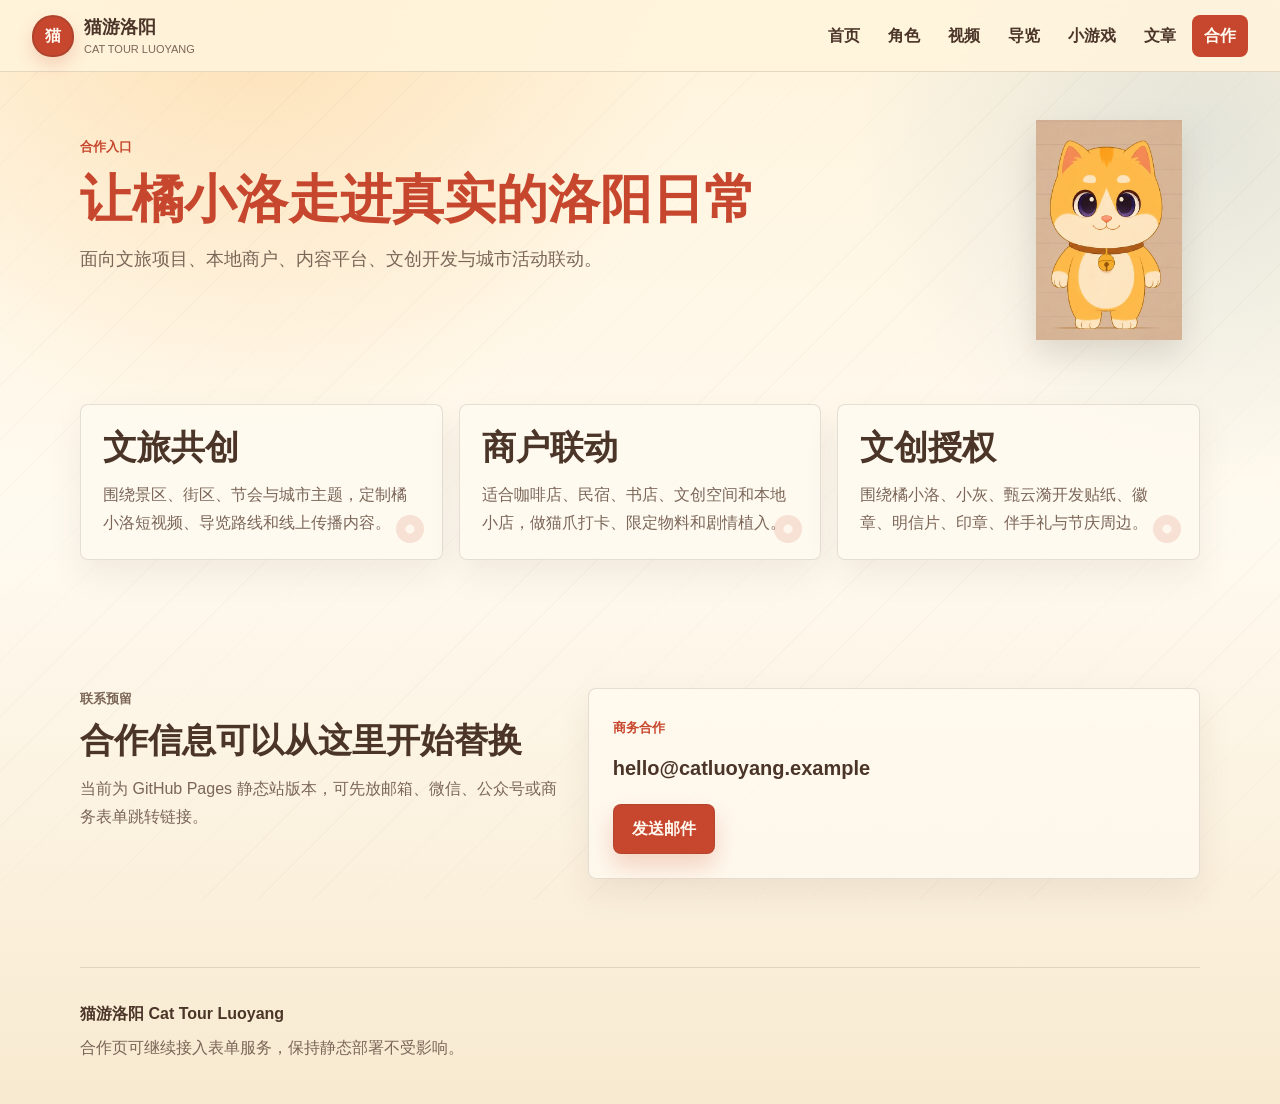
<file: cooperation.html>
<!DOCTYPE html>
<html lang="zh-CN">
<head>
  <meta charset="UTF-8">
  <meta name="viewport" content="width=device-width, initial-scale=1.0">
  <title>合作入口｜猫游洛阳</title>
  <meta name="description" content="《猫游洛阳》文旅合作、商户联动、文创授权和内容共创入口。">
  <link rel="stylesheet" href="css/style.css">
</head>
<body data-page="cooperation">
  <header class="site-header">
    <a class="brand" href="index.html" aria-label="猫游洛阳首页"><span class="brand-mark">猫</span><span><strong>猫游洛阳</strong><small>Cat Tour Luoyang</small></span></a>
    <button class="nav-toggle" type="button" aria-expanded="false" aria-controls="site-nav"><span></span><span></span><span></span></button>
    <nav class="site-nav" id="site-nav" aria-label="主导航">
      <a href="index.html" data-nav="home">首页</a>
      <a href="characters.html" data-nav="characters">角色</a>
      <a href="videos.html" data-nav="videos">视频</a>
      <a href="guide.html" data-nav="guide">导览</a>
      <a href="games.html" data-nav="games">小游戏</a>
      <a href="stories.html" data-nav="stories">文章</a>
      <a href="cooperation.html" data-nav="cooperation">合作</a>
    </nav>
  </header>

  <main>
    <section class="page-hero section-band compact-hero">
      <p class="eyebrow">合作入口</p>
      <h1>让橘小洛走进真实的洛阳日常</h1>
      <p>面向文旅项目、本地商户、内容平台、文创开发与城市活动联动。</p>
    </section>

    <section class="section-band">
      <div class="content-grid">
        <article class="simple-card">
          <h2>文旅共创</h2>
          <p>围绕景区、街区、节会与城市主题，定制橘小洛短视频、导览路线和线上传播内容。</p>
        </article>
        <article class="simple-card">
          <h2>商户联动</h2>
          <p>适合咖啡店、民宿、书店、文创空间和本地小店，做猫爪打卡、限定物料和剧情植入。</p>
        </article>
        <article class="simple-card">
          <h2>文创授权</h2>
          <p>围绕橘小洛、小灰、甄云漪开发贴纸、徽章、明信片、印章、伴手礼与节庆周边。</p>
        </article>
      </div>
    </section>

    <section class="section-band contact-band">
      <div>
        <p class="eyebrow">联系预留</p>
        <h2>合作信息可以从这里开始替换</h2>
        <p>当前为 GitHub Pages 静态站版本，可先放邮箱、微信、公众号或商务表单跳转链接。</p>
      </div>
      <div class="contact-box">
        <span>商务合作</span>
        <strong>hello@catluoyang.example</strong>
        <a class="button button-primary" href="mailto:hello@catluoyang.example">发送邮件</a>
      </div>
    </section>
  </main>

  <footer class="site-footer">
    <strong>猫游洛阳 Cat Tour Luoyang</strong>
    <p>合作页可继续接入表单服务，保持静态部署不受影响。</p>
  </footer>
  <script src="js/main.js"></script>
</body>
</html>
</file>
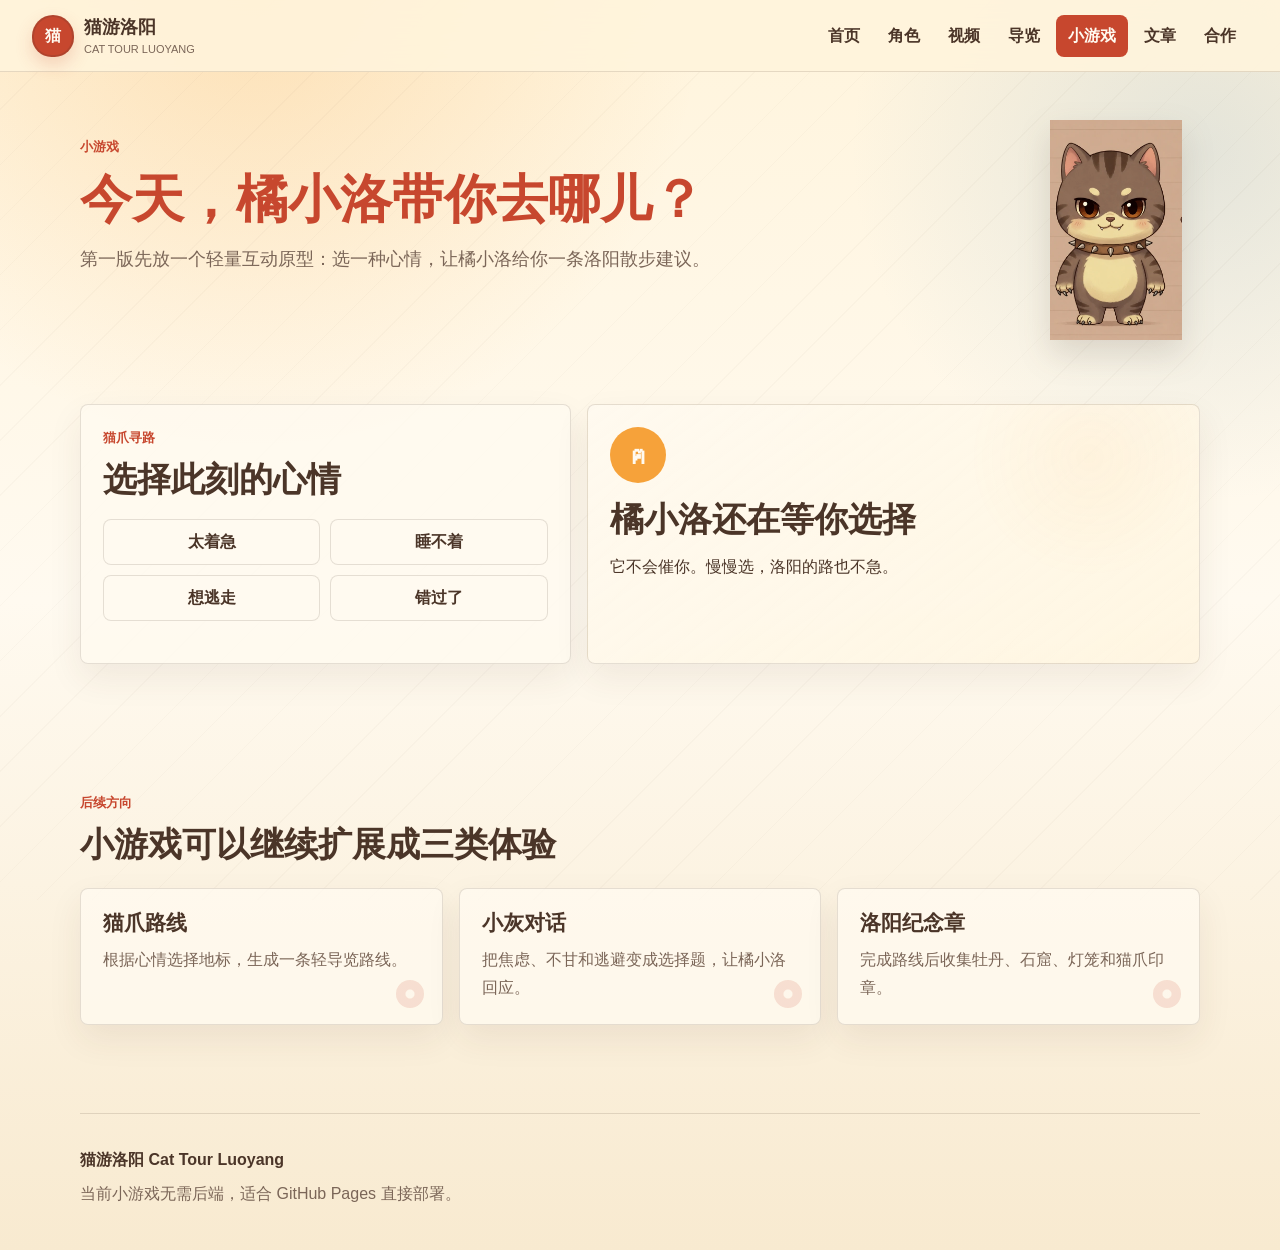
<file: games.html>
<!DOCTYPE html>
<html lang="zh-CN">
<head>
  <meta charset="UTF-8">
  <meta name="viewport" content="width=device-width, initial-scale=1.0">
  <title>小游戏｜猫游洛阳</title>
  <meta name="description" content="《猫游洛阳》小游戏方向：轻互动、情绪选择、城市散步。">
  <link rel="stylesheet" href="css/style.css">
</head>
<body data-page="games">
  <header class="site-header">
    <a class="brand" href="index.html" aria-label="猫游洛阳首页"><span class="brand-mark">猫</span><span><strong>猫游洛阳</strong><small>Cat Tour Luoyang</small></span></a>
    <button class="nav-toggle" type="button" aria-expanded="false" aria-controls="site-nav"><span></span><span></span><span></span></button>
    <nav class="site-nav" id="site-nav" aria-label="主导航">
      <a href="index.html" data-nav="home">首页</a>
      <a href="characters.html" data-nav="characters">角色</a>
      <a href="videos.html" data-nav="videos">视频</a>
      <a href="guide.html" data-nav="guide">导览</a>
      <a href="games.html" data-nav="games">小游戏</a>
      <a href="stories.html" data-nav="stories">文章</a>
      <a href="cooperation.html" data-nav="cooperation">合作</a>
    </nav>
  </header>

  <main>
    <section class="page-hero section-band compact-hero">
      <p class="eyebrow">小游戏</p>
      <h1>今天，橘小洛带你去哪儿？</h1>
      <p>第一版先放一个轻量互动原型：选一种心情，让橘小洛给你一条洛阳散步建议。</p>
    </section>

    <section class="section-band game-layout">
      <div class="game-panel">
        <p class="card-kicker">猫爪寻路</p>
        <h2>选择此刻的心情</h2>
        <div class="choice-grid">
          <button type="button" data-game-choice="too-fast">太着急</button>
          <button type="button" data-game-choice="cannot-sleep">睡不着</button>
          <button type="button" data-game-choice="want-leave">想逃走</button>
          <button type="button" data-game-choice="missed">错过了</button>
        </div>
      </div>
      <div class="game-result" id="game-result" aria-live="polite">
        <span class="paw-track">ฅ</span>
        <h2>橘小洛还在等你选择</h2>
        <p>它不会催你。慢慢选，洛阳的路也不急。</p>
      </div>
    </section>

    <section class="section-band">
      <div class="section-heading">
        <p class="eyebrow">后续方向</p>
        <h2>小游戏可以继续扩展成三类体验</h2>
      </div>
      <div class="content-grid">
        <article class="simple-card">
          <h3>猫爪路线</h3>
          <p>根据心情选择地标，生成一条轻导览路线。</p>
        </article>
        <article class="simple-card">
          <h3>小灰对话</h3>
          <p>把焦虑、不甘和逃避变成选择题，让橘小洛回应。</p>
        </article>
        <article class="simple-card">
          <h3>洛阳纪念章</h3>
          <p>完成路线后收集牡丹、石窟、灯笼和猫爪印章。</p>
        </article>
      </div>
    </section>
  </main>

  <footer class="site-footer">
    <strong>猫游洛阳 Cat Tour Luoyang</strong>
    <p>当前小游戏无需后端，适合 GitHub Pages 直接部署。</p>
  </footer>
  <script src="js/main.js"></script>
</body>
</html>
</file>
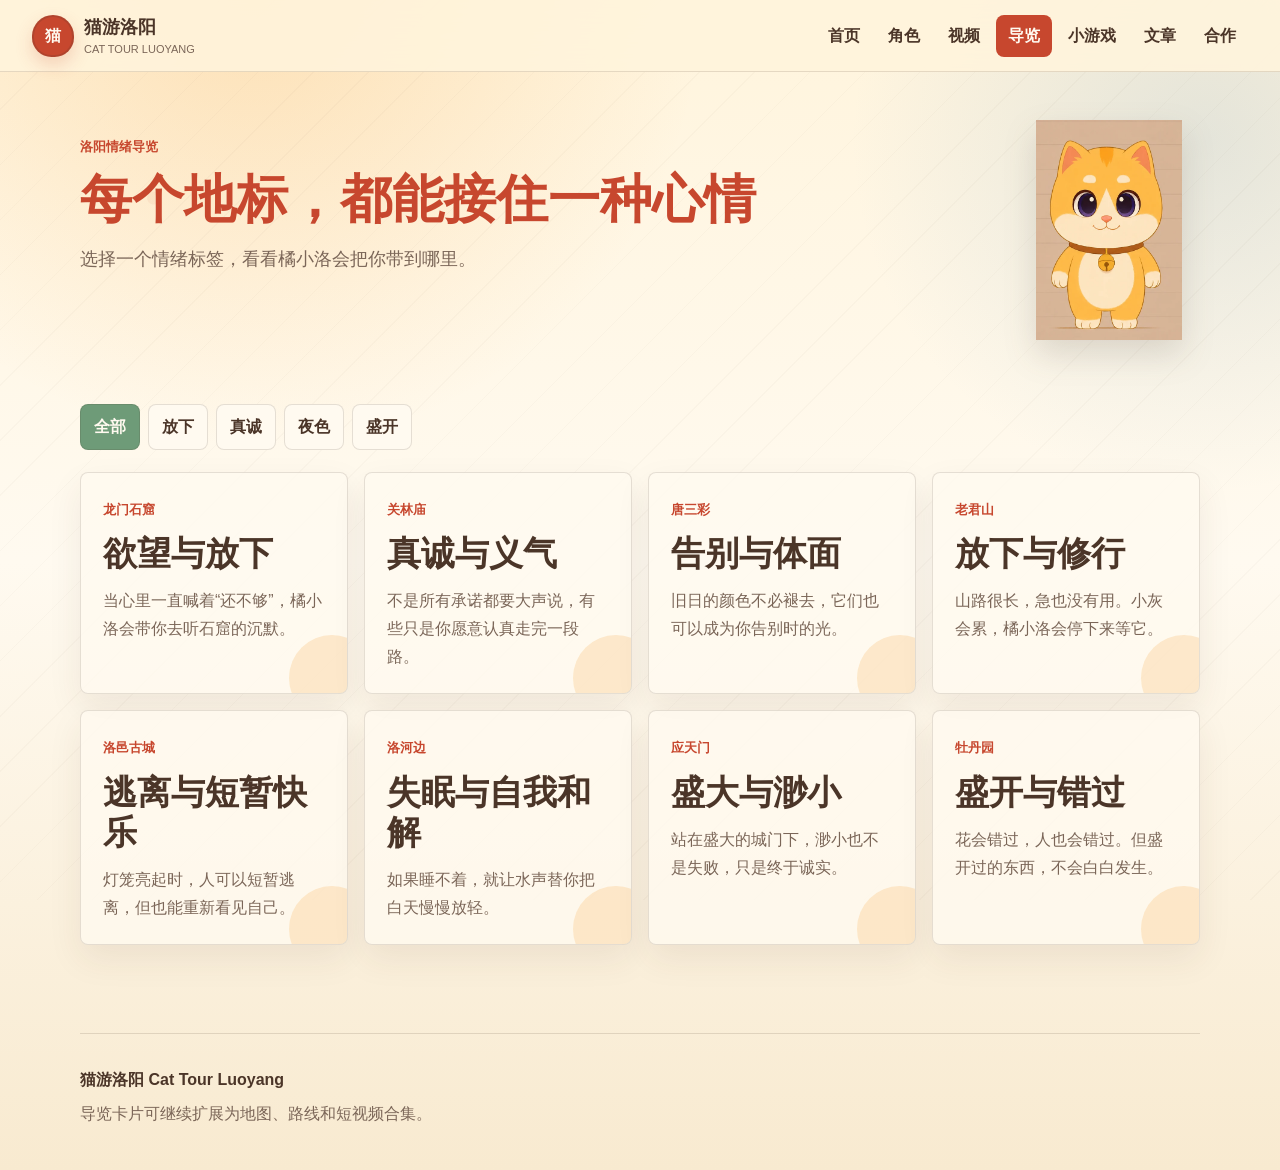
<file: guide.html>
<!DOCTYPE html>
<html lang="zh-CN">
<head>
  <meta charset="UTF-8">
  <meta name="viewport" content="width=device-width, initial-scale=1.0">
  <title>洛阳情绪导览｜猫游洛阳</title>
  <meta name="description" content="跟着橘小洛走进洛阳地标：龙门石窟、关林庙、唐三彩、老君山、洛邑古城、洛河边、应天门、牡丹园。">
  <link rel="stylesheet" href="css/style.css">
</head>
<body data-page="guide">
  <header class="site-header">
    <a class="brand" href="index.html" aria-label="猫游洛阳首页"><span class="brand-mark">猫</span><span><strong>猫游洛阳</strong><small>Cat Tour Luoyang</small></span></a>
    <button class="nav-toggle" type="button" aria-expanded="false" aria-controls="site-nav"><span></span><span></span><span></span></button>
    <nav class="site-nav" id="site-nav" aria-label="主导航">
      <a href="index.html" data-nav="home">首页</a>
      <a href="characters.html" data-nav="characters">角色</a>
      <a href="videos.html" data-nav="videos">视频</a>
      <a href="guide.html" data-nav="guide">导览</a>
      <a href="games.html" data-nav="games">小游戏</a>
      <a href="stories.html" data-nav="stories">文章</a>
      <a href="cooperation.html" data-nav="cooperation">合作</a>
    </nav>
  </header>

  <main>
    <section class="page-hero section-band compact-hero">
      <p class="eyebrow">洛阳情绪导览</p>
      <h1>每个地标，都能接住一种心情</h1>
      <p>选择一个情绪标签，看看橘小洛会把你带到哪里。</p>
    </section>

    <section class="section-band">
      <div class="filter-row" aria-label="导览筛选">
        <button class="filter-button is-active" type="button" data-filter="all">全部</button>
        <button class="filter-button" type="button" data-filter="release">放下</button>
        <button class="filter-button" type="button" data-filter="sincere">真诚</button>
        <button class="filter-button" type="button" data-filter="night">夜色</button>
        <button class="filter-button" type="button" data-filter="bloom">盛开</button>
      </div>

      <div class="guide-grid">
        <article class="guide-card" data-mood="release">
          <span>龙门石窟</span>
          <h2>欲望与放下</h2>
          <p>当心里一直喊着“还不够”，橘小洛会带你去听石窟的沉默。</p>
        </article>
        <article class="guide-card" data-mood="sincere">
          <span>关林庙</span>
          <h2>真诚与义气</h2>
          <p>不是所有承诺都要大声说，有些只是你愿意认真走完一段路。</p>
        </article>
        <article class="guide-card" data-mood="release">
          <span>唐三彩</span>
          <h2>告别与体面</h2>
          <p>旧日的颜色不必褪去，它们也可以成为你告别时的光。</p>
        </article>
        <article class="guide-card" data-mood="release">
          <span>老君山</span>
          <h2>放下与修行</h2>
          <p>山路很长，急也没有用。小灰会累，橘小洛会停下来等它。</p>
        </article>
        <article class="guide-card" data-mood="night">
          <span>洛邑古城</span>
          <h2>逃离与短暂快乐</h2>
          <p>灯笼亮起时，人可以短暂逃离，但也能重新看见自己。</p>
        </article>
        <article class="guide-card" data-mood="night">
          <span>洛河边</span>
          <h2>失眠与自我和解</h2>
          <p>如果睡不着，就让水声替你把白天慢慢放轻。</p>
        </article>
        <article class="guide-card" data-mood="sincere">
          <span>应天门</span>
          <h2>盛大与渺小</h2>
          <p>站在盛大的城门下，渺小也不是失败，只是终于诚实。</p>
        </article>
        <article class="guide-card" data-mood="bloom">
          <span>牡丹园</span>
          <h2>盛开与错过</h2>
          <p>花会错过，人也会错过。但盛开过的东西，不会白白发生。</p>
        </article>
      </div>
    </section>
  </main>

  <footer class="site-footer">
    <strong>猫游洛阳 Cat Tour Luoyang</strong>
    <p>导览卡片可继续扩展为地图、路线和短视频合集。</p>
  </footer>
  <script src="js/main.js"></script>
</body>
</html>
</file>
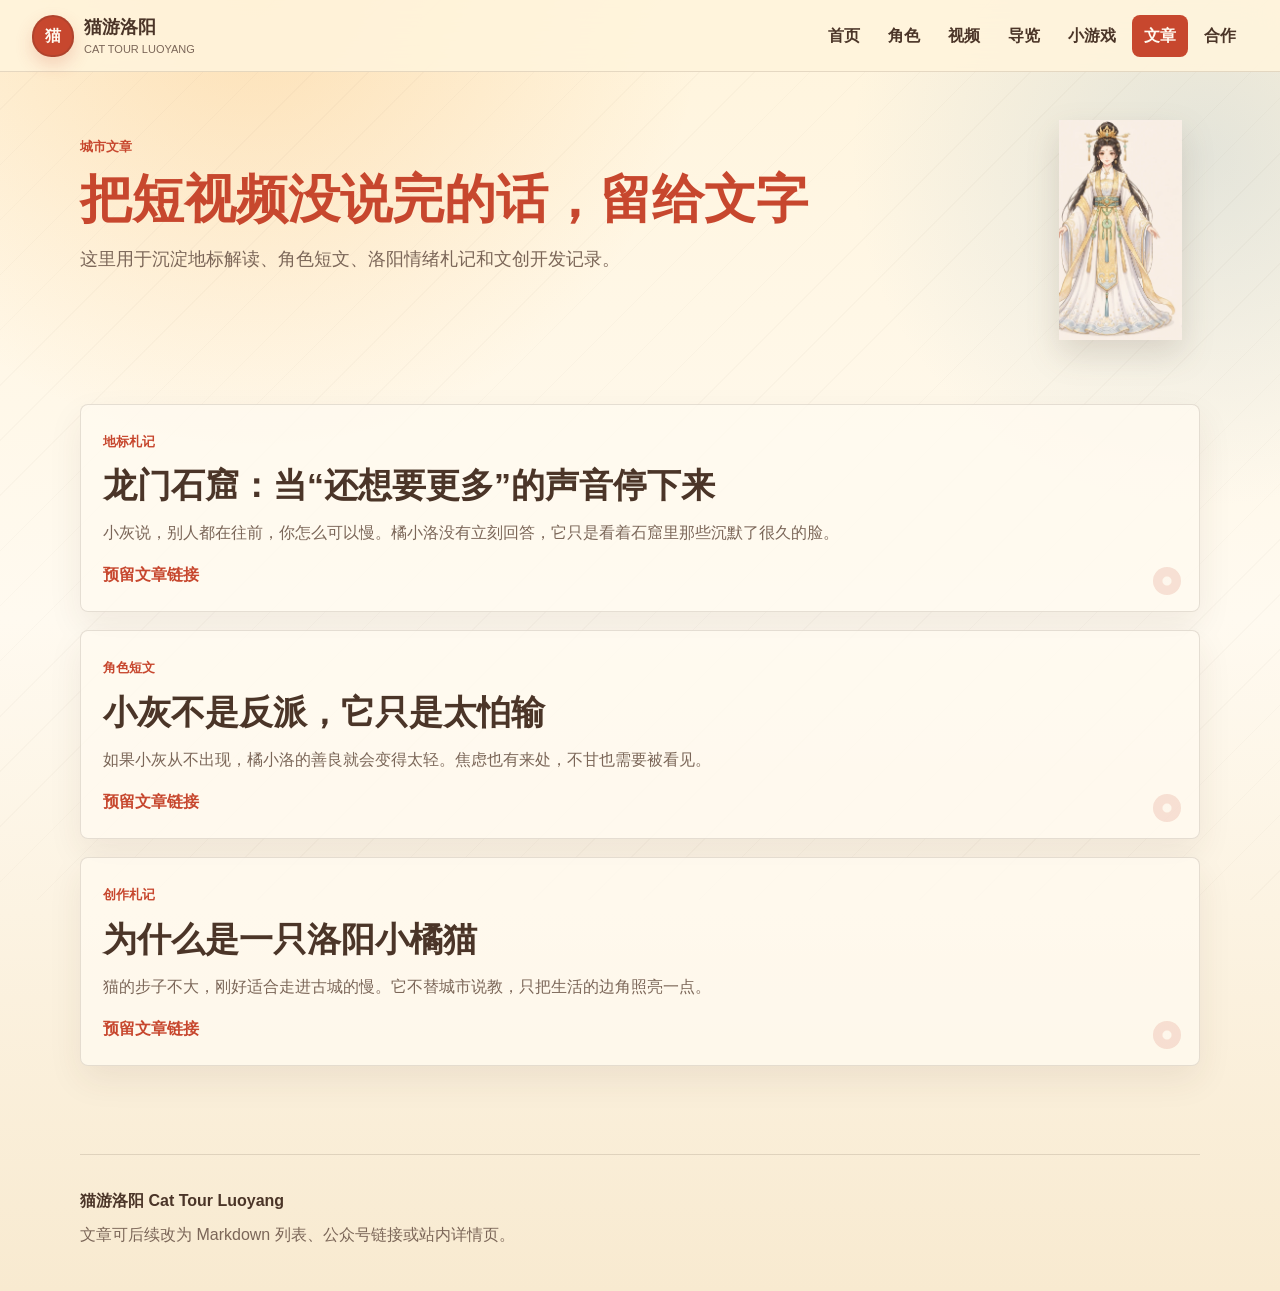
<file: stories.html>
<!DOCTYPE html>
<html lang="zh-CN">
<head>
  <meta charset="UTF-8">
  <meta name="viewport" content="width=device-width, initial-scale=1.0">
  <title>城市文章｜猫游洛阳</title>
  <meta name="description" content="《猫游洛阳》文章页，沉淀洛阳地标、角色短文、城市情绪和创作札记。">
  <link rel="stylesheet" href="css/style.css">
</head>
<body data-page="stories">
  <header class="site-header">
    <a class="brand" href="index.html" aria-label="猫游洛阳首页"><span class="brand-mark">猫</span><span><strong>猫游洛阳</strong><small>Cat Tour Luoyang</small></span></a>
    <button class="nav-toggle" type="button" aria-expanded="false" aria-controls="site-nav"><span></span><span></span><span></span></button>
    <nav class="site-nav" id="site-nav" aria-label="主导航">
      <a href="index.html" data-nav="home">首页</a>
      <a href="characters.html" data-nav="characters">角色</a>
      <a href="videos.html" data-nav="videos">视频</a>
      <a href="guide.html" data-nav="guide">导览</a>
      <a href="games.html" data-nav="games">小游戏</a>
      <a href="stories.html" data-nav="stories">文章</a>
      <a href="cooperation.html" data-nav="cooperation">合作</a>
    </nav>
  </header>

  <main>
    <section class="page-hero section-band compact-hero">
      <p class="eyebrow">城市文章</p>
      <h1>把短视频没说完的话，留给文字</h1>
      <p>这里用于沉淀地标解读、角色短文、洛阳情绪札记和文创开发记录。</p>
    </section>

    <section class="section-band">
      <div class="story-list">
        <article class="story-card">
          <span>地标札记</span>
          <h2>龙门石窟：当“还想要更多”的声音停下来</h2>
          <p>小灰说，别人都在往前，你怎么可以慢。橘小洛没有立刻回答，它只是看着石窟里那些沉默了很久的脸。</p>
          <a class="text-link" href="#">预留文章链接</a>
        </article>
        <article class="story-card">
          <span>角色短文</span>
          <h2>小灰不是反派，它只是太怕输</h2>
          <p>如果小灰从不出现，橘小洛的善良就会变得太轻。焦虑也有来处，不甘也需要被看见。</p>
          <a class="text-link" href="#">预留文章链接</a>
        </article>
        <article class="story-card">
          <span>创作札记</span>
          <h2>为什么是一只洛阳小橘猫</h2>
          <p>猫的步子不大，刚好适合走进古城的慢。它不替城市说教，只把生活的边角照亮一点。</p>
          <a class="text-link" href="#">预留文章链接</a>
        </article>
      </div>
    </section>
  </main>

  <footer class="site-footer">
    <strong>猫游洛阳 Cat Tour Luoyang</strong>
    <p>文章可后续改为 Markdown 列表、公众号链接或站内详情页。</p>
  </footer>
  <script src="js/main.js"></script>
</body>
</html>
</file>
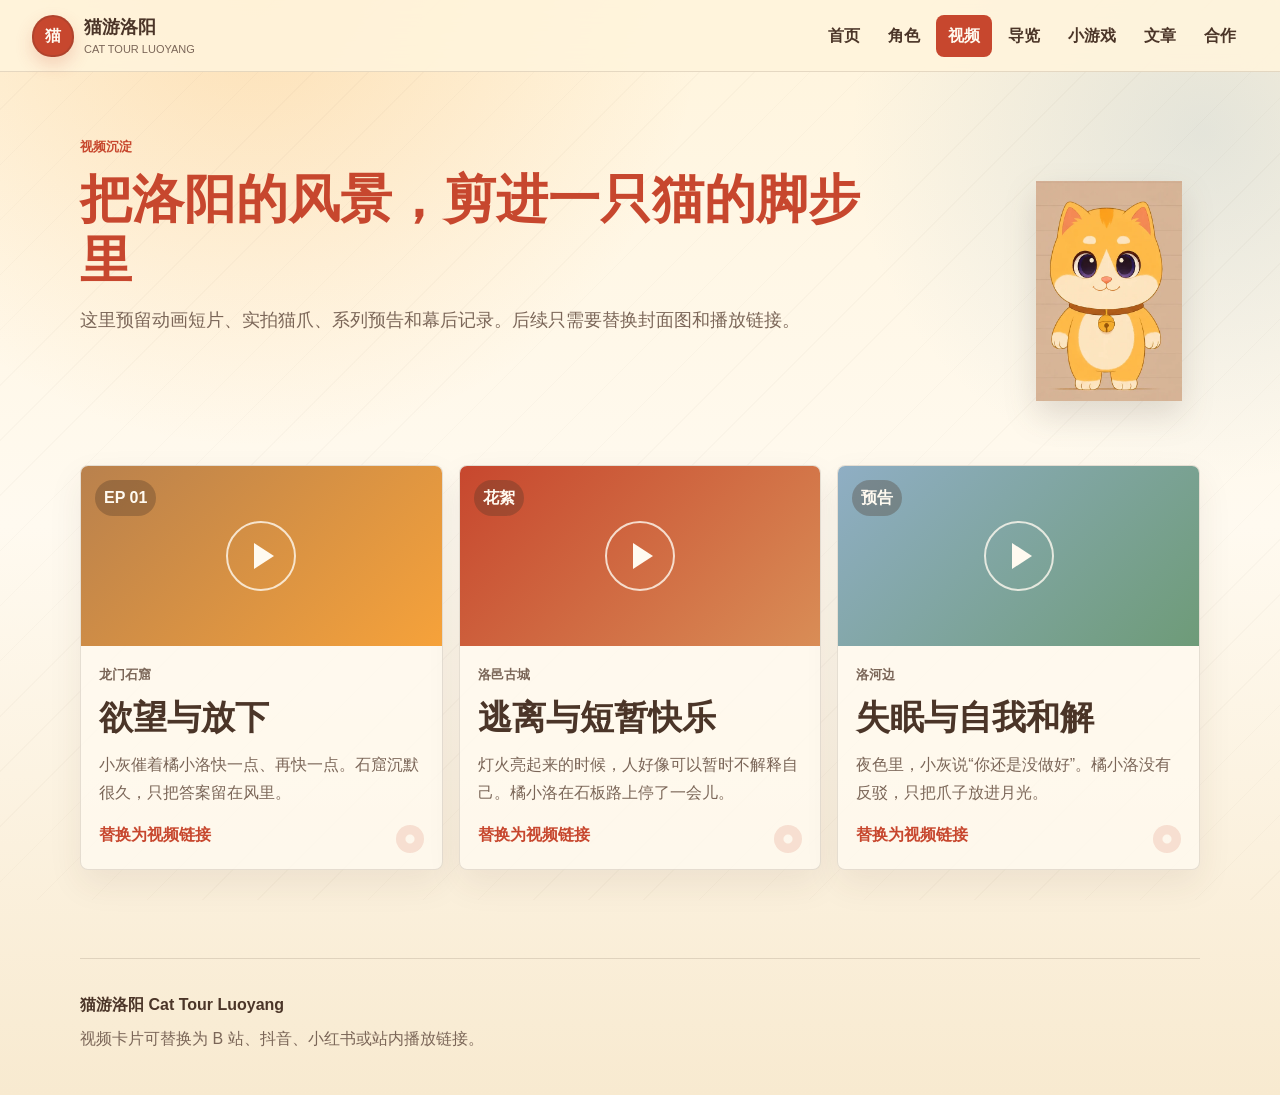
<file: videos.html>
<!DOCTYPE html>
<html lang="zh-CN">
<head>
  <meta charset="UTF-8">
  <meta name="viewport" content="width=device-width, initial-scale=1.0">
  <title>视频沉淀｜猫游洛阳</title>
  <meta name="description" content="《猫游洛阳》视频内容页，沉淀动画短片、实拍猫爪、系列预告与幕后花絮。">
  <link rel="stylesheet" href="css/style.css">
</head>
<body data-page="videos">
  <header class="site-header">
    <a class="brand" href="index.html" aria-label="猫游洛阳首页"><span class="brand-mark">猫</span><span><strong>猫游洛阳</strong><small>Cat Tour Luoyang</small></span></a>
    <button class="nav-toggle" type="button" aria-expanded="false" aria-controls="site-nav"><span></span><span></span><span></span></button>
    <nav class="site-nav" id="site-nav" aria-label="主导航">
      <a href="index.html" data-nav="home">首页</a>
      <a href="characters.html" data-nav="characters">角色</a>
      <a href="videos.html" data-nav="videos">视频</a>
      <a href="guide.html" data-nav="guide">导览</a>
      <a href="games.html" data-nav="games">小游戏</a>
      <a href="stories.html" data-nav="stories">文章</a>
      <a href="cooperation.html" data-nav="cooperation">合作</a>
    </nav>
  </header>

  <main>
    <section class="page-hero section-band compact-hero">
      <p class="eyebrow">视频沉淀</p>
      <h1>把洛阳的风景，剪进一只猫的脚步里</h1>
      <p>这里预留动画短片、实拍猫爪、系列预告和幕后记录。后续只需要替换封面图和播放链接。</p>
    </section>

    <section class="section-band">
      <div class="content-grid">
        <article class="video-card">
          <div class="video-thumb longmen"><span>EP 01</span></div>
          <p class="card-kicker">龙门石窟</p>
          <h2>欲望与放下</h2>
          <p>小灰催着橘小洛快一点、再快一点。石窟沉默很久，只把答案留在风里。</p>
          <a class="text-link" href="#" aria-label="播放龙门石窟视频">替换为视频链接</a>
        </article>
        <article class="video-card">
          <div class="video-thumb luoyi"><span>花絮</span></div>
          <p class="card-kicker">洛邑古城</p>
          <h2>逃离与短暂快乐</h2>
          <p>灯火亮起来的时候，人好像可以暂时不解释自己。橘小洛在石板路上停了一会儿。</p>
          <a class="text-link" href="#" aria-label="播放洛邑古城视频">替换为视频链接</a>
        </article>
        <article class="video-card">
          <div class="video-thumb river"><span>预告</span></div>
          <p class="card-kicker">洛河边</p>
          <h2>失眠与自我和解</h2>
          <p>夜色里，小灰说“你还是没做好”。橘小洛没有反驳，只把爪子放进月光。</p>
          <a class="text-link" href="#" aria-label="播放洛河边视频">替换为视频链接</a>
        </article>
      </div>
    </section>
  </main>

  <footer class="site-footer">
    <strong>猫游洛阳 Cat Tour Luoyang</strong>
    <p>视频卡片可替换为 B 站、抖音、小红书或站内播放链接。</p>
  </footer>
  <script src="js/main.js"></script>
</body>
</html>
</file>
<file: css/style.css>
:root {
  --orange: #f6a23a;
  --cream: #fff4dc;
  --cream-deep: #f7dfb4;
  --red: #c7472e;
  --green: #6e9b78;
  --brown: #4b3528;
  --blue: #8faec4;
  --ink-soft: #7b6658;
  --white: #fffaf0;
  --line: rgba(75, 53, 40, 0.14);
  --shadow: 0 18px 48px rgba(75, 53, 40, 0.13);
  --radius: 8px;
  --max: 1120px;
}

* {
  box-sizing: border-box;
}

html {
  scroll-behavior: smooth;
}

body {
  position: relative;
  margin: 0;
  font-family: -apple-system, BlinkMacSystemFont, "Segoe UI", "PingFang SC", "Microsoft YaHei", sans-serif;
  line-height: 1.75;
  color: var(--brown);
  background:
    radial-gradient(circle at 20% 0%, rgba(246, 162, 58, 0.24), transparent 28rem),
    radial-gradient(circle at 94% 12%, rgba(143, 174, 196, 0.24), transparent 22rem),
    linear-gradient(180deg, var(--cream), #fffaf0 48%, #f8ead0);
}

body::before {
  position: fixed;
  inset: 0;
  z-index: -1;
  content: "";
  background:
    radial-gradient(circle at 12% 22%, rgba(199, 71, 46, 0.06) 0 6px, transparent 7px),
    radial-gradient(circle at 88% 30%, rgba(110, 155, 120, 0.07) 0 7px, transparent 8px),
    repeating-linear-gradient(135deg, transparent 0 38px, rgba(75, 53, 40, 0.025) 38px 39px);
  pointer-events: none;
}

a {
  color: inherit;
}

img,
svg {
  max-width: 100%;
}

.site-header {
  position: sticky;
  top: 0;
  z-index: 20;
  display: flex;
  align-items: center;
  justify-content: space-between;
  gap: 16px;
  min-height: 72px;
  padding: 12px 18px;
  background: rgba(255, 244, 220, 0.88);
  border-bottom: 1px solid var(--line);
  backdrop-filter: blur(16px);
}

.brand {
  display: inline-flex;
  align-items: center;
  gap: 10px;
  text-decoration: none;
}

.brand-mark {
  display: grid;
  width: 42px;
  height: 42px;
  place-items: center;
  color: var(--white);
  background: var(--red);
  border: 2px solid rgba(75, 53, 40, 0.18);
  border-radius: 50% 50% 46% 46%;
  font-weight: 800;
  box-shadow: 0 8px 18px rgba(199, 71, 46, 0.2);
}

.brand strong,
.brand small {
  display: block;
}

.brand strong {
  font-size: 18px;
  letter-spacing: 0;
}

.brand small {
  margin-top: -4px;
  color: var(--ink-soft);
  font-size: 11px;
  letter-spacing: 0;
  text-transform: uppercase;
}

.nav-toggle {
  display: inline-flex;
  flex-direction: column;
  justify-content: center;
  gap: 5px;
  width: 42px;
  height: 42px;
  padding: 0;
  border: 1px solid var(--line);
  border-radius: var(--radius);
  background: var(--white);
}

.nav-toggle span {
  display: block;
  width: 18px;
  height: 2px;
  margin: 0 auto;
  background: var(--brown);
  border-radius: 999px;
}

.site-nav {
  position: absolute;
  top: calc(100% + 8px);
  right: 16px;
  left: 16px;
  display: none;
  grid-template-columns: repeat(2, minmax(0, 1fr));
  gap: 8px;
  padding: 12px;
  background: var(--white);
  border: 1px solid var(--line);
  border-radius: var(--radius);
  box-shadow: var(--shadow);
}

.site-nav.is-open {
  display: grid;
}

.site-nav a {
  min-height: 42px;
  padding: 8px 10px;
  text-align: center;
  text-decoration: none;
  border-radius: var(--radius);
  color: var(--brown);
  font-weight: 700;
}

.site-nav a:hover,
.site-nav a.is-active {
  color: var(--white);
  background: var(--red);
}

main {
  overflow: hidden;
}

.section-band {
  width: min(100% - 32px, var(--max));
  margin: 0 auto;
  padding: 48px 0;
}

.hero {
  display: grid;
  gap: 32px;
  align-items: center;
  padding-top: 36px;
  padding-bottom: 36px;
}

.hero-copy {
  position: relative;
  z-index: 2;
}

.eyebrow,
.card-kicker {
  margin: 0 0 10px;
  color: var(--red);
  font-size: 13px;
  font-weight: 800;
  letter-spacing: 0;
}

h1,
h2,
h3,
p {
  overflow-wrap: anywhere;
}

h1,
h2,
h3 {
  line-height: 1.18;
}

h1 {
  margin: 0;
  color: var(--red);
  font-size: 48px;
}

h2 {
  margin: 0 0 14px;
  color: var(--brown);
  font-size: 27px;
}

h3 {
  margin: 0 0 10px;
  font-size: 21px;
}

p {
  margin: 0;
}

.hero-lead {
  max-width: 640px;
  margin-top: 16px;
  color: var(--brown);
  font-size: 20px;
  font-weight: 700;
}

.hero-actions {
  display: flex;
  flex-wrap: wrap;
  gap: 12px;
  margin-top: 28px;
}

.button {
  display: inline-flex;
  align-items: center;
  justify-content: center;
  min-height: 46px;
  padding: 10px 18px;
  text-decoration: none;
  border-radius: var(--radius);
  border: 1px solid var(--line);
  font-weight: 800;
}

.button-primary {
  color: var(--white);
  background: var(--red);
  box-shadow: 0 12px 22px rgba(199, 71, 46, 0.22);
}

.button-secondary {
  color: var(--brown);
  background: rgba(255, 250, 240, 0.76);
}

.hero-art {
  position: relative;
  min-height: 300px;
  border: 1px solid rgba(75, 53, 40, 0.1);
  border-radius: 8px;
  background:
    linear-gradient(180deg, rgba(255, 244, 220, 0.1), rgba(255, 244, 220, 0.9)),
    linear-gradient(145deg, rgba(246, 162, 58, 0.34), rgba(110, 155, 120, 0.18) 55%, rgba(143, 174, 196, 0.36));
  box-shadow: var(--shadow);
  overflow: hidden;
}

.ip-stage {
  isolation: isolate;
}

.ip-stage::before {
  position: absolute;
  inset: 18px;
  z-index: 0;
  content: "";
  border: 1px solid rgba(255, 250, 240, 0.58);
  border-radius: 6px;
  pointer-events: none;
}

.sun-disc {
  position: absolute;
  top: 38px;
  right: 34px;
  width: 116px;
  height: 116px;
  background: rgba(246, 162, 58, 0.44);
  border-radius: 50%;
}

.palace {
  position: absolute;
  right: 22px;
  bottom: 86px;
  left: 22px;
  height: 132px;
  border-bottom: 18px solid var(--brown);
}

.palace::before,
.palace::after {
  position: absolute;
  content: "";
  left: 8%;
  right: 8%;
  height: 28px;
  background: var(--red);
  border-radius: 8px 8px 3px 3px;
}

.palace::before {
  top: 18px;
  transform: skewX(-12deg);
}

.palace::after {
  top: 58px;
  background: var(--green);
  transform: skewX(10deg);
}

.palace span {
  position: absolute;
  bottom: 0;
  width: 14%;
  height: 78px;
  background: rgba(75, 53, 40, 0.72);
  border-radius: 8px 8px 0 0;
}

.palace span:nth-child(1) {
  left: 18%;
}

.palace span:nth-child(2) {
  left: 43%;
}

.palace span:nth-child(3) {
  right: 18%;
}

.lantern {
  position: absolute;
  top: 68px;
  width: 34px;
  height: 48px;
  background: var(--red);
  border-radius: 45% 45% 48% 48%;
  box-shadow: inset 8px 0 rgba(255, 244, 220, 0.18), 0 12px 22px rgba(199, 71, 46, 0.22);
}

.lantern::before,
.lantern::after {
  position: absolute;
  content: "";
  left: 50%;
  transform: translateX(-50%);
  background: var(--brown);
}

.lantern::before {
  top: -28px;
  width: 2px;
  height: 30px;
}

.lantern::after {
  bottom: -10px;
  width: 10px;
  height: 10px;
  border-radius: 50%;
}

.lantern-left {
  left: 28px;
}

.lantern-right {
  right: 28px;
  top: 110px;
}

.hero-character {
  position: absolute;
  z-index: 3;
  display: block;
  width: auto;
  object-fit: contain;
  filter: drop-shadow(0 16px 18px rgba(75, 53, 40, 0.2));
}

.hero-xiaoluo {
  left: 50%;
  bottom: 34px;
  height: min(72%, 310px);
  transform: translateX(-48%);
}

.hero-xiaohui {
  right: 6%;
  bottom: 34px;
  height: min(44%, 185px);
  opacity: 0.92;
  transform: rotate(2deg);
}

.hero-ribbon {
  position: absolute;
  top: 16px;
  left: 16px;
  z-index: 4;
  max-width: calc(100% - 32px);
  padding: 7px 12px;
  color: var(--brown);
  background: rgba(255, 250, 240, 0.78);
  border: 1px solid rgba(75, 53, 40, 0.12);
  border-radius: 999px;
  font-size: 13px;
  font-weight: 900;
}

.cat-figure {
  position: absolute;
  left: 50%;
  bottom: 54px;
  width: 118px;
  height: 130px;
  transform: translateX(-50%);
}

.cat-body {
  position: absolute;
  right: 18px;
  bottom: 0;
  width: 74px;
  height: 78px;
  background: var(--orange);
  border: 3px solid var(--brown);
  border-radius: 46% 46% 40% 40%;
}

.cat-tail {
  position: absolute;
  bottom: 20px;
  left: 6px;
  width: 62px;
  height: 32px;
  border: 10px solid var(--orange);
  border-right: 0;
  border-bottom: 0;
  border-radius: 999px 0 0 0;
  transform: rotate(-16deg);
}

.cat-head {
  position: absolute;
  right: 5px;
  bottom: 64px;
  width: 88px;
  height: 70px;
  background: var(--orange);
  border: 3px solid var(--brown);
  border-radius: 48% 48% 42% 42%;
}

.ear {
  position: absolute;
  top: -20px;
  width: 28px;
  height: 28px;
  background: var(--orange);
  border-top: 3px solid var(--brown);
  border-left: 3px solid var(--brown);
  transform: rotate(45deg);
}

.ear-left {
  left: 14px;
}

.ear-right {
  right: 14px;
}

.eye {
  position: absolute;
  top: 34px;
  width: 8px;
  height: 12px;
  background: var(--brown);
  border-radius: 50%;
}

.eye-left {
  left: 28px;
}

.eye-right {
  right: 28px;
}

.nose {
  position: absolute;
  left: 50%;
  bottom: 24px;
  width: 9px;
  height: 7px;
  background: var(--red);
  border-radius: 50%;
  transform: translateX(-50%);
}

.cat-scarf {
  position: absolute;
  right: 20px;
  bottom: 53px;
  width: 66px;
  height: 16px;
  background: var(--green);
  border: 2px solid var(--brown);
  border-radius: 999px;
}

.stone-road {
  position: absolute;
  right: -40px;
  bottom: -10px;
  left: -40px;
  height: 86px;
  background:
    repeating-linear-gradient(90deg, rgba(75, 53, 40, 0.16) 0 2px, transparent 2px 44px),
    linear-gradient(180deg, rgba(255, 250, 240, 0.66), rgba(75, 53, 40, 0.12));
  transform: perspective(220px) rotateX(18deg);
}

.ip-stage .stone-road {
  z-index: 2;
}

.section-heading {
  max-width: 720px;
  margin-bottom: 24px;
}

.intro-text {
  max-width: 840px;
  color: var(--ink-soft);
  font-size: 18px;
}

.feature-grid,
.content-grid,
.portal-grid,
.guide-grid {
  display: grid;
  gap: 16px;
}

.character-card,
.video-card,
.simple-card,
.story-card,
.guide-card,
.portal-card,
.contact-box,
.game-panel,
.game-result {
  border: 1px solid var(--line);
  border-radius: var(--radius);
  background: rgba(255, 250, 240, 0.78);
  box-shadow: 0 14px 34px rgba(75, 53, 40, 0.08);
}

.character-card,
.simple-card,
.story-card,
.guide-card,
.portal-card,
.game-panel,
.game-result {
  padding: 22px;
}

.character-card {
  position: relative;
  min-height: 330px;
  padding-top: 176px;
  overflow: hidden;
}

.character-card::before {
  position: absolute;
  top: 0;
  right: 0;
  left: 0;
  height: 156px;
  content: "";
  background:
    radial-gradient(circle at 78% 24%, rgba(255, 244, 220, 0.58), transparent 74px),
    linear-gradient(135deg, rgba(246, 162, 58, 0.22), rgba(255, 250, 240, 0.68));
  border-bottom: 1px solid rgba(75, 53, 40, 0.08);
}

.character-card.xiaohui::before {
  background:
    radial-gradient(circle at 74% 24%, rgba(255, 244, 220, 0.5), transparent 74px),
    linear-gradient(135deg, rgba(75, 53, 40, 0.18), rgba(143, 174, 196, 0.24));
}

.character-card.yunzhi::before {
  background:
    radial-gradient(circle at 74% 24%, rgba(255, 244, 220, 0.58), transparent 74px),
    linear-gradient(135deg, rgba(110, 155, 120, 0.22), rgba(143, 174, 196, 0.2));
}

.character-sticker {
  position: absolute;
  top: 16px;
  left: 50%;
  z-index: 2;
  width: auto;
  height: 170px;
  max-width: 82%;
  object-fit: contain;
  transform: translateX(-50%);
  filter: drop-shadow(0 12px 16px rgba(75, 53, 40, 0.16));
}

.yunzhi-sticker {
  top: 6px;
  height: 192px;
}

.character-card p,
.simple-card p,
.story-card p,
.guide-card p,
.video-card p,
.profile-card p,
.contact-band p {
  color: var(--ink-soft);
}

.character-card .card-kicker,
.character-card h3,
.character-card p {
  position: relative;
  z-index: 2;
}

.character-token {
  display: grid;
  width: 54px;
  height: 54px;
  place-items: center;
  margin-bottom: 16px;
  color: var(--white);
  border-radius: 50%;
  font-weight: 900;
}

.xiaoluo .character-token {
  background: var(--orange);
}

.xiaohui .character-token {
  background: #6b6f70;
}

.yunzhi .character-token {
  background: var(--green);
}

.warm-band {
  width: 100%;
  max-width: none;
  margin: 20px 0;
  padding-right: max(16px, calc((100% - var(--max)) / 2));
  padding-left: max(16px, calc((100% - var(--max)) / 2));
  background:
    radial-gradient(circle at 88% 8%, rgba(199, 71, 46, 0.08), transparent 170px),
    linear-gradient(90deg, rgba(199, 71, 46, 0.08), rgba(246, 162, 58, 0.16)),
    var(--cream-deep);
  border-top: 1px solid var(--line);
  border-bottom: 1px solid var(--line);
}

.story-steps {
  display: grid;
  gap: 10px;
}

.story-steps div {
  display: flex;
  align-items: center;
  gap: 12px;
  min-height: 54px;
  padding: 12px 14px;
  background: rgba(255, 250, 240, 0.68);
  border: 1px solid var(--line);
  border-radius: var(--radius);
  font-weight: 800;
}

.story-steps span {
  color: var(--red);
  font-size: 13px;
}

.portal-card {
  display: block;
  min-height: 136px;
  text-decoration: none;
  transition: transform 180ms ease, box-shadow 180ms ease;
}

.portal-card:hover {
  transform: translateY(-3px);
  box-shadow: var(--shadow);
}

.portal-card span,
.story-card span,
.guide-card span,
.contact-box span {
  display: inline-block;
  margin-bottom: 12px;
  color: var(--red);
  font-size: 13px;
  font-weight: 900;
}

.portal-card strong {
  display: block;
  font-size: 19px;
  line-height: 1.45;
}

.page-hero {
  position: relative;
  padding-top: 46px;
  padding-bottom: 26px;
}

.page-hero h1 {
  max-width: 820px;
  font-size: 38px;
}

.page-hero p:last-child {
  max-width: 760px;
  margin-top: 14px;
  color: var(--ink-soft);
  font-size: 18px;
}

body:not([data-page="characters"]) .page-hero::after {
  position: absolute;
  right: 18px;
  bottom: 0;
  display: none;
  width: 190px;
  height: 220px;
  content: "";
  background: var(--page-sticker) bottom right / contain no-repeat;
  filter: drop-shadow(0 14px 16px rgba(75, 53, 40, 0.15));
  pointer-events: none;
}

body[data-page="videos"] {
  --page-sticker: url("../assets/characters/xiaoluo-front.webp");
}

body[data-page="guide"],
body[data-page="cooperation"] {
  --page-sticker: url("../assets/characters/xiaoluo-front.webp");
}

body[data-page="games"] {
  --page-sticker: url("../assets/characters/xiaohui-front.webp");
}

body[data-page="stories"] {
  --page-sticker: url("../assets/characters/yunyi-front.webp");
}

.character-hero {
  display: grid;
  gap: 24px;
  align-items: end;
}

.character-hero-row {
  display: grid;
  grid-template-columns: repeat(3, minmax(0, 1fr));
  align-items: end;
  gap: 8px;
  min-height: 190px;
  padding: 16px 16px 0;
  background:
    linear-gradient(180deg, rgba(255, 250, 240, 0.42), rgba(255, 244, 220, 0.92)),
    radial-gradient(circle at 18% 20%, rgba(246, 162, 58, 0.18), transparent 110px),
    radial-gradient(circle at 82% 18%, rgba(110, 155, 120, 0.16), transparent 120px);
  border: 1px solid var(--line);
  border-radius: var(--radius);
  box-shadow: var(--shadow);
  overflow: hidden;
}

.character-hero-row img {
  width: 100%;
  max-height: 230px;
  object-fit: contain;
  object-position: bottom center;
  filter: drop-shadow(0 12px 14px rgba(75, 53, 40, 0.16));
}

.profile-list,
.story-list {
  display: grid;
  gap: 18px;
}

.profile-card {
  display: grid;
  gap: 20px;
  padding: 24px;
  background: rgba(255, 250, 240, 0.54);
  border: 1px solid var(--line);
  border-radius: var(--radius);
  box-shadow: 0 14px 34px rgba(75, 53, 40, 0.07);
}

.profile-card:last-child {
  border-bottom: 1px solid var(--line);
}

.profile-portrait {
  display: none;
}

.profile-visual {
  position: relative;
  display: grid;
  width: 100%;
  max-width: 230px;
  min-height: 220px;
  margin: 0;
  place-items: end center;
  background:
    linear-gradient(180deg, rgba(255, 250, 240, 0.18), rgba(255, 244, 220, 0.84)),
    var(--cream-deep);
  border: 1px solid rgba(75, 53, 40, 0.14);
  border-radius: var(--radius);
  overflow: hidden;
}

.profile-visual::before {
  position: absolute;
  top: 14px;
  right: 14px;
  width: 48px;
  height: 48px;
  content: "";
  background: rgba(246, 162, 58, 0.24);
  border-radius: 50%;
}

.profile-visual img {
  position: relative;
  z-index: 2;
  max-height: 250px;
  object-fit: contain;
  object-position: bottom center;
  filter: drop-shadow(0 12px 14px rgba(75, 53, 40, 0.16));
}

.gray-frame::before {
  background: rgba(75, 53, 40, 0.16);
}

.jade-frame::before {
  background: rgba(110, 155, 120, 0.23);
}

.jade-frame img {
  max-height: 292px;
}

.turnaround-grid {
  display: grid;
  gap: 16px;
}

.turnaround-grid figure {
  margin: 0;
  padding: 14px;
  background: rgba(255, 250, 240, 0.72);
  border: 1px solid var(--line);
  border-radius: var(--radius);
  box-shadow: 0 14px 34px rgba(75, 53, 40, 0.08);
}

.turnaround-grid img {
  display: block;
  width: 100%;
  aspect-ratio: 4 / 3;
  object-fit: contain;
  background: #f3dfc9;
  border-radius: 6px;
}

.turnaround-grid figcaption {
  margin-top: 12px;
  color: var(--ink-soft);
  font-size: 14px;
  line-height: 1.6;
}

.cat-orange {
  background: var(--orange);
}

.cat-gray {
  background: #8a8d89;
}

.luoshen {
  background:
    radial-gradient(circle at 50% 26%, rgba(255, 250, 240, 0.82), transparent 28%),
    linear-gradient(145deg, var(--blue), var(--green));
  overflow: hidden;
}

.portrait-ear {
  position: absolute;
  top: -21px;
  width: 42px;
  height: 42px;
  background: inherit;
  border-top: 3px solid var(--brown);
  border-left: 3px solid var(--brown);
  transform: rotate(45deg);
}

.portrait-ear.left {
  left: 24px;
}

.portrait-ear.right {
  right: 24px;
}

.portrait-eye {
  position: absolute;
  top: 68px;
  width: 10px;
  height: 15px;
  background: var(--brown);
  border-radius: 50%;
}

.portrait-eye.left {
  left: 52px;
}

.portrait-eye.right {
  right: 52px;
}

.portrait-nose {
  position: absolute;
  left: 50%;
  top: 92px;
  width: 12px;
  height: 9px;
  background: var(--red);
  border-radius: 50%;
  transform: translateX(-50%);
}

.cloud-line {
  position: absolute;
  left: 18px;
  right: 18px;
  height: 3px;
  background: rgba(255, 250, 240, 0.82);
  border-radius: 999px;
}

.cloud-line.one {
  top: 58px;
}

.cloud-line.two {
  top: 78px;
  left: 42px;
}

.cloud-line.three {
  top: 100px;
  right: 44px;
}

.tag-row {
  display: flex;
  flex-wrap: wrap;
  gap: 8px;
  margin-top: 18px;
}

.tag-row span {
  padding: 5px 10px;
  color: var(--brown);
  background: rgba(110, 155, 120, 0.14);
  border: 1px solid rgba(110, 155, 120, 0.28);
  border-radius: 999px;
  font-size: 13px;
  font-weight: 800;
}

.video-card {
  position: relative;
  overflow: hidden;
}

.video-card::after,
.simple-card::after,
.story-card::after,
.portal-card::after {
  position: absolute;
  right: 18px;
  bottom: 16px;
  width: 28px;
  height: 28px;
  content: "";
  background:
    radial-gradient(circle at 50% 50%, rgba(255, 250, 240, 0.9) 0 4px, transparent 5px),
    rgba(199, 71, 46, 0.18);
  border-radius: 50%;
  opacity: 0.8;
}

.simple-card,
.story-card,
.portal-card {
  position: relative;
  overflow: hidden;
}

.video-card > *,
.simple-card > *,
.story-card > *,
.portal-card > * {
  position: relative;
  z-index: 1;
}

.video-card h2,
.video-card p,
.video-card .card-kicker,
.video-card .text-link {
  margin-right: 18px;
  margin-left: 18px;
}

.video-card .text-link {
  margin-bottom: 20px;
}

.video-thumb {
  position: relative;
  display: grid;
  min-height: 180px;
  margin-bottom: 18px;
  place-items: center;
  color: var(--white);
  background: var(--green);
}

.video-thumb::before {
  position: absolute;
  content: "";
  width: 66px;
  height: 66px;
  border: 2px solid rgba(255, 250, 240, 0.8);
  border-radius: 50%;
}

.video-thumb::after {
  position: absolute;
  content: "";
  width: 0;
  height: 0;
  margin-left: 6px;
  border-top: 13px solid transparent;
  border-bottom: 13px solid transparent;
  border-left: 20px solid var(--white);
}

.video-thumb span {
  position: absolute;
  top: 14px;
  left: 14px;
  padding: 4px 9px;
  background: rgba(75, 53, 40, 0.32);
  border-radius: 999px;
  font-weight: 800;
}

.longmen {
  background: linear-gradient(135deg, #b9814d, var(--orange));
}

.luoyi {
  background: linear-gradient(135deg, var(--red), #d98d56);
}

.river {
  background: linear-gradient(135deg, var(--blue), var(--green));
}

.text-link {
  display: inline-block;
  margin-top: 14px;
  color: var(--red);
  font-weight: 900;
  text-decoration: none;
}

.text-link:hover {
  text-decoration: underline;
}

.filter-row {
  display: flex;
  gap: 8px;
  margin-bottom: 18px;
  overflow-x: auto;
  padding-bottom: 4px;
}

.filter-button,
.choice-grid button {
  min-height: 42px;
  padding: 8px 13px;
  color: var(--brown);
  background: var(--white);
  border: 1px solid var(--line);
  border-radius: var(--radius);
  font: inherit;
  font-weight: 800;
  white-space: nowrap;
}

.filter-button.is-active,
.choice-grid button:hover,
.choice-grid button.is-selected {
  color: var(--white);
  background: var(--green);
}

.guide-card {
  position: relative;
  min-height: 190px;
  overflow: hidden;
}

.guide-card::after {
  position: absolute;
  right: -28px;
  bottom: -28px;
  width: 86px;
  height: 86px;
  content: "";
  background: rgba(246, 162, 58, 0.2);
  border-radius: 50%;
}

.guide-card.is-hidden {
  display: none;
}

.game-layout {
  display: grid;
  gap: 16px;
}

.choice-grid {
  display: grid;
  gap: 10px;
  margin-top: 20px;
}

.game-result {
  min-height: 260px;
  background:
    linear-gradient(145deg, rgba(255, 250, 240, 0.86), rgba(255, 244, 220, 0.7)),
    radial-gradient(circle at 82% 20%, rgba(246, 162, 58, 0.24), transparent 120px);
}

.paw-track {
  display: inline-grid;
  width: 56px;
  height: 56px;
  margin-bottom: 16px;
  place-items: center;
  color: var(--white);
  background: var(--orange);
  border-radius: 50%;
  font-size: 28px;
  font-weight: 900;
}

.contact-band {
  display: grid;
  gap: 18px;
}

.contact-box {
  padding: 24px;
}

.contact-box strong {
  display: block;
  margin-bottom: 18px;
  font-size: 20px;
}

.site-footer {
  width: min(100% - 32px, var(--max));
  margin: 24px auto 0;
  padding: 32px 0 42px;
  color: var(--ink-soft);
  border-top: 1px solid var(--line);
}

.site-footer strong {
  display: block;
  color: var(--brown);
  margin-bottom: 6px;
}

@media (min-width: 700px) {
  .section-band {
    width: min(100% - 56px, var(--max));
    padding-top: 64px;
    padding-bottom: 64px;
  }

  h1 {
    font-size: 72px;
  }

  h2 {
    font-size: 34px;
  }

  .hero {
    grid-template-columns: minmax(0, 1fr) minmax(330px, 0.78fr);
    gap: 44px;
  }

  .hero-art {
    min-height: 430px;
  }

  .hero-xiaoluo {
    height: 70%;
  }

  .hero-xiaohui {
    right: 8%;
    height: 39%;
  }

  .cat-figure {
    bottom: 72px;
    width: 138px;
    height: 150px;
  }

  .cat-body {
    width: 86px;
    height: 94px;
  }

  .cat-tail {
    width: 74px;
    height: 36px;
    border-width: 12px;
  }

  .cat-head {
    bottom: 74px;
    width: 104px;
    height: 82px;
  }

  .ear {
    width: 32px;
    height: 32px;
  }

  .eye-left {
    left: 34px;
  }

  .eye-right {
    right: 34px;
  }

  .cat-scarf {
    bottom: 63px;
    width: 78px;
  }

  .feature-grid,
  .content-grid,
  .portal-grid,
  .guide-grid {
    grid-template-columns: repeat(3, minmax(0, 1fr));
  }

  .portal-grid,
  .guide-grid {
    grid-template-columns: repeat(4, minmax(0, 1fr));
  }

  .story-steps {
    grid-template-columns: repeat(5, minmax(0, 1fr));
  }

  .story-steps div {
    display: block;
    min-height: 118px;
  }

  .story-steps span {
    display: block;
    margin-bottom: 10px;
  }

  .page-hero h1 {
    font-size: 52px;
  }

  body:not([data-page="characters"]) .page-hero {
    padding-right: 230px;
    min-height: 260px;
  }

  body:not([data-page="characters"]) .page-hero::after {
    display: block;
  }

  .profile-card {
    grid-template-columns: 240px minmax(0, 1fr);
    align-items: center;
  }

  .character-hero {
    grid-template-columns: minmax(0, 1fr) minmax(340px, 0.8fr);
  }

  .turnaround-grid {
    grid-template-columns: repeat(3, minmax(0, 1fr));
  }

  .game-layout,
  .contact-band {
    grid-template-columns: minmax(0, 0.8fr) minmax(320px, 1fr);
    align-items: stretch;
  }

  .choice-grid {
    grid-template-columns: repeat(2, minmax(0, 1fr));
  }
}

@media (min-width: 980px) {
  .site-header {
    padding-right: 32px;
    padding-left: 32px;
  }

  .nav-toggle {
    display: none;
  }

  .site-nav {
    position: static;
    display: flex;
    align-items: center;
    gap: 4px;
    padding: 0;
    background: transparent;
    border: 0;
    box-shadow: none;
  }

  .site-nav a {
    min-height: 40px;
    padding: 7px 12px;
  }

  .hero-lead {
    font-size: 23px;
  }
}

@media (prefers-reduced-motion: reduce) {
  *,
  *::before,
  *::after {
    scroll-behavior: auto;
    transition-duration: 0.01ms !important;
    animation-duration: 0.01ms !important;
  }
}

/* Brand fullpage homepage */
body[data-page="brand-home"] {
  height: 100svh;
  overflow: hidden;
  color: var(--cream);
  background: var(--night, #1e2a3a);
}

body[data-page="brand-home"]::before {
  z-index: 0;
  background:
    radial-gradient(circle at 12% 22%, rgba(246, 162, 58, 0.16) 0 6px, transparent 7px),
    radial-gradient(circle at 88% 36%, rgba(110, 155, 120, 0.14) 0 7px, transparent 8px),
    repeating-linear-gradient(135deg, transparent 0 42px, rgba(255, 244, 220, 0.035) 42px 43px);
}

.brand-header {
  position: fixed;
  inset: 0 0 auto;
  z-index: 80;
  display: flex;
  align-items: center;
  justify-content: space-between;
  gap: 24px;
  height: 72px;
  padding: 14px clamp(18px, 4vw, 56px);
  color: var(--cream);
  background: linear-gradient(180deg, rgba(30, 42, 58, 0.72), rgba(30, 42, 58, 0));
}

.brand-logo {
  display: inline-flex;
  align-items: center;
  flex: 0 0 auto;
  gap: 10px;
  color: inherit;
  text-decoration: none;
}

.brand-logo-mark,
.brand-logo-wordmark {
  display: block;
  height: 46px;
  object-fit: contain;
  filter: drop-shadow(0 3px 8px rgba(0, 0, 0, 0.34));
}

.brand-logo-mark {
  width: 46px;
}

.brand-logo-wordmark {
  width: 138px;
  object-position: left center;
}

.brand-nav {
  display: none;
  align-items: center;
  gap: 4px;
}

.brand-nav a,
.brand-drawer a {
  color: inherit;
  text-decoration: none;
}

.brand-nav a {
  padding: 9px 12px;
  border-radius: 999px;
  color: rgba(255, 244, 220, 0.78);
  font-size: 14px;
  font-weight: 800;
}

.brand-nav a:hover,
.brand-nav a.is-active {
  color: var(--cream);
  background: rgba(255, 244, 220, 0.14);
}

.header-actions {
  display: flex;
  align-items: center;
  gap: 10px;
}

.language-toggle {
  display: none;
  align-items: center;
  gap: 8px;
  min-height: 36px;
  padding: 0 12px;
  color: rgba(255, 244, 220, 0.78);
  background: rgba(255, 244, 220, 0.12);
  border: 1px solid rgba(255, 244, 220, 0.2);
  border-radius: 999px;
  font: inherit;
  font-size: 13px;
  font-weight: 900;
}

.language-toggle.is-visible {
  display: inline-flex;
}

.language-toggle i {
  display: block;
  width: 1px;
  height: 14px;
  background: rgba(255, 244, 220, 0.35);
}

.language-toggle.is-en span:last-child,
.language-toggle:not(.is-en) span:first-child {
  color: var(--cream);
}

.brand-menu {
  display: inline-flex;
  flex-direction: column;
  justify-content: center;
  gap: 7px;
  width: 44px;
  height: 44px;
  padding: 0;
  background: rgba(255, 244, 220, 0.12);
  border: 1px solid rgba(255, 244, 220, 0.2);
  border-radius: 50%;
}

.brand-menu span {
  display: block;
  width: 18px;
  height: 2px;
  margin: 0 auto;
  background: var(--cream);
  border-radius: 999px;
}

.brand-drawer {
  position: fixed;
  top: 82px;
  right: 18px;
  z-index: 90;
  display: none;
  min-width: 220px;
  padding: 12px;
  background: rgba(30, 42, 58, 0.92);
  border: 1px solid rgba(255, 244, 220, 0.18);
  border-radius: 8px;
  box-shadow: 0 22px 50px rgba(0, 0, 0, 0.32);
}

.brand-drawer.is-open {
  display: grid;
}

.brand-drawer a {
  padding: 11px 12px;
  color: rgba(255, 244, 220, 0.86);
  border-radius: 6px;
  font-weight: 800;
}

.brand-drawer a:hover {
  background: rgba(255, 244, 220, 0.1);
}

.screen-dots {
  position: fixed;
  right: 22px;
  top: 50%;
  z-index: 70;
  display: none;
  flex-direction: column;
  gap: 12px;
  transform: translateY(-50%);
}

.screen-dots a {
  width: 9px;
  height: 9px;
  border: 1px solid rgba(255, 244, 220, 0.72);
  border-radius: 50%;
  transition: background 180ms ease, transform 180ms ease;
}

.screen-dots a.is-active {
  background: var(--cream);
  transform: scale(1.45);
}

.homepage-shell {
  position: relative;
  z-index: 1;
  height: 100svh;
  overflow-y: auto;
  scroll-behavior: smooth;
  scroll-snap-type: y mandatory;
}

.brand-section {
  position: relative;
  display: grid;
  min-height: 100svh;
  padding: 96px clamp(18px, 5vw, 72px) 56px;
  overflow: hidden;
  scroll-snap-align: start;
  scroll-snap-stop: always;
}

.brand-section::before {
  position: absolute;
  inset: 0;
  z-index: -2;
  content: "";
  background:
    radial-gradient(circle at 18% 18%, rgba(246, 162, 58, 0.2), transparent 24rem),
    radial-gradient(circle at 88% 24%, rgba(110, 155, 120, 0.18), transparent 22rem),
    linear-gradient(145deg, #1e2a3a, #4b3528 58%, #1e2a3a);
}

.brand-section::after {
  position: absolute;
  inset: 0;
  z-index: -1;
  content: "";
  background:
    linear-gradient(90deg, rgba(30, 42, 58, 0.82), rgba(30, 42, 58, 0.28) 55%, rgba(30, 42, 58, 0.72)),
    repeating-linear-gradient(135deg, transparent 0 46px, rgba(255, 244, 220, 0.035) 46px 47px);
}

.hero-section {
  align-items: center;
}

.hero-section::after {
  z-index: 1;
}

.hero-bg,
.hero-blur {
  position: absolute;
  inset: 0;
  background-position: center;
  background-size: cover;
}

.hero-bg {
  z-index: -4;
  filter: blur(8px) scale(1.04);
  opacity: 0.32;
}

.hero-media {
  position: absolute;
  inset: 0;
  z-index: 0;
  display: grid;
  place-items: center;
  pointer-events: none;
}

.hero-blur {
  opacity: 0.24;
}

.hero-frame {
  position: relative;
  width: min(72vw, 980px);
  aspect-ratio: 4 / 3;
  border: 1px solid rgba(255, 244, 220, 0.18);
  border-radius: 8px;
  box-shadow: 0 36px 90px rgba(0, 0, 0, 0.34);
  overflow: hidden;
}

.hero-slide {
  position: absolute;
  inset: 0;
  width: 100%;
  height: 100%;
  object-fit: cover;
  opacity: 0;
  transition: opacity 1100ms ease;
}

.hero-slide.is-active {
  opacity: 1;
}

.hero-slide.is-missing {
  display: none;
}

.slide-fallback {
  position: absolute;
  inset: 0;
  display: grid;
  place-items: center;
  color: rgba(255, 244, 220, 0.74);
  background:
    radial-gradient(circle at 32% 24%, rgba(246, 162, 58, 0.28), transparent 13rem),
    linear-gradient(135deg, #1e2a3a, #6e9b78);
  font-weight: 900;
  letter-spacing: 0;
}

.hero-content {
  position: relative;
  z-index: 2;
  width: min(760px, 100%);
  color: var(--cream);
}

.brand-eyebrow {
  margin: 0 0 14px;
  color: var(--orange);
  font-size: 14px;
  font-weight: 900;
}

.hero-content > .brand-eyebrow {
  font-size: 18px;
  line-height: 1.45;
}

.hero-content h1,
.section-copy h2,
.vision-main h2 {
  margin: 0;
  color: var(--cream);
  font-size: clamp(48px, 8vw, 112px);
  line-height: 0.98;
  text-shadow: 0 18px 46px rgba(0, 0, 0, 0.25);
}

.hero-subtitle {
  max-width: 650px;
  margin: 24px 0 8px;
  color: var(--cream);
  font-size: clamp(20px, 2.5vw, 32px);
  font-weight: 900;
}

.hero-en {
  max-width: 620px;
  color: rgba(255, 244, 220, 0.72);
  font-size: 15px;
}

.hero-buttons {
  display: flex;
  flex-wrap: wrap;
  gap: 14px;
  margin-top: 34px;
}

.brand-button {
  display: inline-flex;
  align-items: center;
  justify-content: center;
  min-height: 48px;
  padding: 12px 22px;
  color: var(--cream);
  text-decoration: none;
  border-radius: 999px;
  border: 1px solid rgba(255, 244, 220, 0.24);
  font-weight: 900;
}

.brand-button.primary {
  background: var(--red);
  box-shadow: 0 16px 30px rgba(199, 71, 46, 0.32);
}

.brand-button.ghost {
  background: rgba(255, 244, 220, 0.12);
}

.scroll-cue {
  position: absolute;
  left: clamp(18px, 5vw, 72px);
  bottom: 24px;
  z-index: 2;
  display: inline-flex;
  align-items: center;
  gap: 10px;
  color: rgba(255, 244, 220, 0.72);
  font-size: 12px;
  font-weight: 900;
}

.scroll-cue span {
  width: 28px;
  height: 44px;
  border: 1px solid rgba(255, 244, 220, 0.42);
  border-radius: 999px;
}

.scroll-cue span::after {
  display: block;
  width: 4px;
  height: 8px;
  margin: 9px auto;
  content: "";
  background: var(--cream);
  border-radius: 999px;
  animation: wheelDrop 1.6s ease infinite;
}

@keyframes wheelDrop {
  0%, 100% { transform: translateY(0); opacity: 0.4; }
  50% { transform: translateY(10px); opacity: 1; }
}

.section-copy {
  align-self: start;
  max-width: 720px;
}

.section-copy h2,
.vision-main h2 {
  font-size: clamp(36px, 5.5vw, 76px);
}

.section-copy p,
.vision-main p {
  max-width: 680px;
  margin-top: 18px;
  color: rgba(255, 244, 220, 0.76);
  font-size: clamp(16px, 1.5vw, 20px);
}

.video-section,
.game-section,
.guide-section {
  align-content: center;
  gap: 34px;
}

.video-rail {
  display: grid;
  grid-template-columns: repeat(6, minmax(185px, 1fr));
  gap: 16px;
  overflow-x: auto;
  padding: 4px 0 16px;
}

.home-video-card {
  min-height: 420px;
  color: var(--cream);
  background: rgba(255, 244, 220, 0.08);
  border: 1px solid rgba(255, 244, 220, 0.14);
  border-radius: 8px;
  overflow: hidden;
  transition: transform 180ms ease, box-shadow 180ms ease;
}

.home-video-card:hover {
  transform: translateY(-7px);
  box-shadow: 0 24px 54px rgba(0, 0, 0, 0.28);
}

.home-video-cover {
  position: relative;
  min-height: 300px;
  background:
    linear-gradient(180deg, transparent, rgba(30, 42, 58, 0.78)),
    var(--cover) center / cover no-repeat,
    linear-gradient(135deg, var(--green), var(--orange));
}

.home-video-cover button {
  position: absolute;
  left: 18px;
  bottom: 18px;
  width: 54px;
  height: 54px;
  color: var(--cream);
  background: rgba(199, 71, 46, 0.92);
  border: 1px solid rgba(255, 244, 220, 0.32);
  border-radius: 50%;
  box-shadow: 0 0 30px rgba(246, 162, 58, 0.4);
}

.home-video-pending {
  position: absolute;
  left: 18px;
  bottom: 18px;
  padding: 9px 14px;
  color: var(--cream);
  background: rgba(30, 42, 58, 0.82);
  border: 1px solid rgba(255, 244, 220, 0.24);
  border-radius: 999px;
  font-size: 13px;
  font-weight: 800;
}

.home-video-info {
  padding: 16px;
}

.home-video-info span,
.home-game-card span {
  color: var(--orange);
  font-size: 12px;
  font-weight: 900;
}

.home-video-info h3,
.home-game-card h3,
.home-guide-card h3,
.brand-footer h3 {
  margin: 6px 0 8px;
  color: var(--cream);
  line-height: 1.1;
}

.home-video-info p,
.home-game-card p,
.home-guide-card p,
.brand-footer p {
  margin: 0;
  color: rgba(255, 244, 220, 0.68);
}

.vision-section {
  grid-template-columns: minmax(0, 0.95fr) minmax(340px, 1.05fr);
  align-items: center;
  gap: clamp(28px, 5vw, 70px);
}

.vision-main strong {
  display: block;
  margin-top: 28px;
  color: var(--cream);
  font-size: clamp(20px, 2vw, 30px);
  line-height: 1.55;
}

.symbol-strip {
  display: grid;
  gap: 12px;
  max-height: min(70svh, 650px);
  overflow-y: auto;
  padding-right: 10px;
}

.symbol-card,
.home-game-card,
.home-guide-card,
.brand-footer {
  background: rgba(255, 244, 220, 0.09);
  border: 1px solid rgba(255, 244, 220, 0.14);
  border-radius: 8px;
  box-shadow: 0 18px 42px rgba(0, 0, 0, 0.14);
}

.symbol-card {
  padding: 18px;
}

.symbol-card span {
  display: block;
  color: var(--orange);
  font-size: clamp(22px, 3vw, 38px);
  font-weight: 900;
  line-height: 1.05;
}

.symbol-card strong {
  display: block;
  margin: 8px 0;
  color: var(--cream);
}

.symbol-card p {
  margin: 0;
  color: rgba(255, 244, 220, 0.72);
}

.game-card-grid {
  display: grid;
  grid-template-columns: repeat(4, minmax(180px, 1fr));
  gap: 16px;
}

.home-game-card {
  display: grid;
  min-height: 280px;
  padding: 22px;
  align-content: space-between;
  color: inherit;
  text-decoration: none;
  transition: transform 180ms ease, background 180ms ease;
}

.home-game-card:hover {
  transform: translateY(-7px);
  background: rgba(255, 244, 220, 0.14);
}

.home-game-card h3 {
  font-size: clamp(24px, 3vw, 42px);
}

.home-game-card b {
  width: fit-content;
  padding: 6px 10px;
  color: var(--cream);
  background: rgba(199, 71, 46, 0.72);
  border-radius: 999px;
  font-size: 12px;
}

.guide-section {
  padding-bottom: 28px;
}

.guide-section.last-guide-section {
  height: 100svh;
  min-height: 100svh;
  box-sizing: border-box;
  grid-template-rows: auto auto 1fr;
  padding-top: 88px;
  padding-bottom: 28px;
  align-content: start;
  gap: 14px;
  overflow-x: hidden;
  overflow-y: auto;
}

.last-guide-section .section-copy {
  max-width: 820px;
}

.last-guide-section .section-copy h2 {
  font-size: clamp(34px, 4.6vw, 64px);
}

.last-guide-section .section-copy p {
  max-width: 760px;
  margin-top: 12px;
  font-size: clamp(15px, 1.25vw, 18px);
  line-height: 1.55;
}

.guide-board {
  display: grid;
  grid-template-columns: repeat(3, minmax(0, 1fr));
  gap: 16px;
}

.home-guide-card {
  min-height: 160px;
  padding: 14px 18px;
}

.home-guide-card h3 {
  font-size: clamp(1.9rem, 3.4vw, 3.4rem);
}

.home-guide-card strong {
  display: block;
  margin: 6px 0;
  color: var(--orange);
  font-size: 1rem;
  line-height: 1.35;
}

.home-guide-card p {
  font-size: 0.9rem;
  line-height: 1.55;
}

.home-guide-card a {
  display: inline-flex;
  margin-top: 10px;
  color: var(--cream);
  font-size: 0.95rem;
  font-weight: 900;
  text-decoration: none;
}

.brand-footer {
  display: grid;
  grid-template-columns: minmax(0, 1fr) auto;
  align-items: center;
  gap: 18px;
  margin-top: 18px;
  padding: 18px;
}

.cooperation-card {
  margin-top: auto;
  align-self: end;
  padding: 18px 24px;
}

.cooperation-card h3 {
  margin: 4px 0 8px;
  font-size: 1.45rem;
}

.cooperation-card p {
  font-size: 0.9rem;
  line-height: 1.6;
}

.cooperation-card .brand-button {
  min-height: 42px;
  padding: 10px 20px;
  font-size: 0.9rem;
}

.brand-footer small {
  grid-column: 1 / -1;
  color: rgba(255, 244, 220, 0.52);
}

.video-modal {
  position: fixed;
  inset: 0;
  z-index: 120;
  display: none;
  place-items: center;
  padding: 24px;
  background: rgba(12, 18, 27, 0.82);
}

.video-modal[aria-hidden="false"] {
  display: grid;
}

.video-modal video {
  max-width: min(92vw, 480px);
  max-height: 86svh;
  aspect-ratio: 9 / 16;
  background: #000;
  border: 1px solid rgba(255, 244, 220, 0.18);
  border-radius: 8px;
  box-shadow: 0 28px 80px rgba(0, 0, 0, 0.46);
}

.modal-close {
  position: absolute;
  top: 22px;
  right: 22px;
  width: 44px;
  height: 44px;
  color: var(--cream);
  background: rgba(255, 244, 220, 0.12);
  border: 1px solid rgba(255, 244, 220, 0.18);
  border-radius: 50%;
  font-size: 28px;
}

@media (min-width: 960px) {
  .brand-nav {
    display: flex;
  }

  .brand-menu {
    display: none;
  }

  .screen-dots {
    display: flex;
  }
}

@media (min-width: 901px) and (max-height: 820px) {
  .video-section {
    gap: 20px;
    padding-top: 82px;
    padding-bottom: 24px;
  }

  .video-section .section-copy h2 {
    font-size: 58px;
  }

  .video-section .section-copy p {
    margin-top: 10px;
    font-size: 17px;
  }

  .home-video-card {
    min-height: 380px;
  }

  .home-video-cover {
    min-height: 250px;
  }

  .home-video-info {
    padding: 14px;
  }
}

@media (max-width: 900px) {
  body[data-page="brand-home"] {
    height: auto;
    overflow: auto;
  }

  .homepage-shell {
    height: auto;
    overflow: visible;
    scroll-snap-type: none;
  }

  .brand-section {
    min-height: auto;
    padding: 96px 18px 52px;
    scroll-snap-align: none;
  }

  .hero-section {
    min-height: 100svh;
    align-content: end;
  }

  .hero-frame {
    width: min(92vw, 540px);
    transform: translateY(-12svh);
  }

  .hero-content {
    padding-top: 34svh;
  }

  .video-rail,
  .game-card-grid,
  .guide-board,
  .vision-section {
    grid-template-columns: 1fr;
  }

  .video-rail {
    overflow: visible;
  }

  .home-video-card {
    min-height: 0;
  }

  .home-video-cover {
    min-height: 250px;
  }

  .symbol-strip {
    max-height: none;
    overflow: visible;
  }

  .brand-footer {
    grid-template-columns: 1fr;
  }
}

@media (max-width: 560px) {
  .brand-header {
    height: 66px;
    padding: 12px 14px;
  }

  .brand-logo-mark,
  .brand-logo-wordmark {
    height: 38px;
  }

  .brand-logo-mark {
    width: 38px;
  }

  .brand-logo-wordmark {
    width: 114px;
  }

  .language-toggle.is-visible {
    display: none;
  }

  .hero-content h1 {
    font-size: 56px;
  }

  .hero-content > .brand-eyebrow {
    font-size: 16px;
  }

  .hero-buttons {
    display: grid;
  }

  .brand-button {
    width: 100%;
  }
}
</file>
<file: legacy/css/style.css>
:root {
  --orange: #f6a23a;
  --cream: #fff4dc;
  --cream-deep: #f7dfb4;
  --red: #c7472e;
  --green: #6e9b78;
  --brown: #4b3528;
  --blue: #8faec4;
  --ink-soft: #7b6658;
  --white: #fffaf0;
  --line: rgba(75, 53, 40, 0.14);
  --shadow: 0 18px 48px rgba(75, 53, 40, 0.13);
  --radius: 8px;
  --max: 1120px;
}

* {
  box-sizing: border-box;
}

html {
  scroll-behavior: smooth;
}

body {
  position: relative;
  margin: 0;
  font-family: -apple-system, BlinkMacSystemFont, "Segoe UI", "PingFang SC", "Microsoft YaHei", sans-serif;
  line-height: 1.75;
  color: var(--brown);
  background:
    radial-gradient(circle at 20% 0%, rgba(246, 162, 58, 0.24), transparent 28rem),
    radial-gradient(circle at 94% 12%, rgba(143, 174, 196, 0.24), transparent 22rem),
    linear-gradient(180deg, var(--cream), #fffaf0 48%, #f8ead0);
}

body::before {
  position: fixed;
  inset: 0;
  z-index: -1;
  content: "";
  background:
    radial-gradient(circle at 12% 22%, rgba(199, 71, 46, 0.06) 0 6px, transparent 7px),
    radial-gradient(circle at 88% 30%, rgba(110, 155, 120, 0.07) 0 7px, transparent 8px),
    repeating-linear-gradient(135deg, transparent 0 38px, rgba(75, 53, 40, 0.025) 38px 39px);
  pointer-events: none;
}

a {
  color: inherit;
}

img,
svg {
  max-width: 100%;
}

.site-header {
  position: sticky;
  top: 0;
  z-index: 20;
  display: flex;
  align-items: center;
  justify-content: space-between;
  gap: 16px;
  min-height: 72px;
  padding: 12px 18px;
  background: rgba(255, 244, 220, 0.88);
  border-bottom: 1px solid var(--line);
  backdrop-filter: blur(16px);
}

.brand {
  display: inline-flex;
  align-items: center;
  gap: 10px;
  text-decoration: none;
}

.brand-mark {
  display: grid;
  width: 42px;
  height: 42px;
  place-items: center;
  color: var(--white);
  background: var(--red);
  border: 2px solid rgba(75, 53, 40, 0.18);
  border-radius: 50% 50% 46% 46%;
  font-weight: 800;
  box-shadow: 0 8px 18px rgba(199, 71, 46, 0.2);
}

.brand strong,
.brand small {
  display: block;
}

.brand strong {
  font-size: 18px;
  letter-spacing: 0;
}

.brand small {
  margin-top: -4px;
  color: var(--ink-soft);
  font-size: 11px;
  letter-spacing: 0;
  text-transform: uppercase;
}

.nav-toggle {
  display: inline-flex;
  flex-direction: column;
  justify-content: center;
  gap: 5px;
  width: 42px;
  height: 42px;
  padding: 0;
  border: 1px solid var(--line);
  border-radius: var(--radius);
  background: var(--white);
}

.nav-toggle span {
  display: block;
  width: 18px;
  height: 2px;
  margin: 0 auto;
  background: var(--brown);
  border-radius: 999px;
}

.site-nav {
  position: absolute;
  top: calc(100% + 8px);
  right: 16px;
  left: 16px;
  display: none;
  grid-template-columns: repeat(2, minmax(0, 1fr));
  gap: 8px;
  padding: 12px;
  background: var(--white);
  border: 1px solid var(--line);
  border-radius: var(--radius);
  box-shadow: var(--shadow);
}

.site-nav.is-open {
  display: grid;
}

.site-nav a {
  min-height: 42px;
  padding: 8px 10px;
  text-align: center;
  text-decoration: none;
  border-radius: var(--radius);
  color: var(--brown);
  font-weight: 700;
}

.site-nav a:hover,
.site-nav a.is-active {
  color: var(--white);
  background: var(--red);
}

main {
  overflow: hidden;
}

.section-band {
  width: min(100% - 32px, var(--max));
  margin: 0 auto;
  padding: 48px 0;
}

.hero {
  display: grid;
  gap: 32px;
  align-items: center;
  padding-top: 36px;
  padding-bottom: 36px;
}

.hero-copy {
  position: relative;
  z-index: 2;
}

.eyebrow,
.card-kicker {
  margin: 0 0 10px;
  color: var(--red);
  font-size: 13px;
  font-weight: 800;
  letter-spacing: 0;
}

h1,
h2,
h3,
p {
  overflow-wrap: anywhere;
}

h1,
h2,
h3 {
  line-height: 1.18;
}

h1 {
  margin: 0;
  color: var(--red);
  font-size: 48px;
}

h2 {
  margin: 0 0 14px;
  color: var(--brown);
  font-size: 27px;
}

h3 {
  margin: 0 0 10px;
  font-size: 21px;
}

p {
  margin: 0;
}

.hero-lead {
  max-width: 640px;
  margin-top: 16px;
  color: var(--brown);
  font-size: 20px;
  font-weight: 700;
}

.hero-actions {
  display: flex;
  flex-wrap: wrap;
  gap: 12px;
  margin-top: 28px;
}

.button {
  display: inline-flex;
  align-items: center;
  justify-content: center;
  min-height: 46px;
  padding: 10px 18px;
  text-decoration: none;
  border-radius: var(--radius);
  border: 1px solid var(--line);
  font-weight: 800;
}

.button-primary {
  color: var(--white);
  background: var(--red);
  box-shadow: 0 12px 22px rgba(199, 71, 46, 0.22);
}

.button-secondary {
  color: var(--brown);
  background: rgba(255, 250, 240, 0.76);
}

.hero-art {
  position: relative;
  min-height: 300px;
  border: 1px solid rgba(75, 53, 40, 0.1);
  border-radius: 8px;
  background:
    linear-gradient(180deg, rgba(255, 244, 220, 0.1), rgba(255, 244, 220, 0.9)),
    linear-gradient(145deg, rgba(246, 162, 58, 0.34), rgba(110, 155, 120, 0.18) 55%, rgba(143, 174, 196, 0.36));
  box-shadow: var(--shadow);
  overflow: hidden;
}

.ip-stage {
  isolation: isolate;
}

.ip-stage::before {
  position: absolute;
  inset: 18px;
  z-index: 0;
  content: "";
  border: 1px solid rgba(255, 250, 240, 0.58);
  border-radius: 6px;
  pointer-events: none;
}

.sun-disc {
  position: absolute;
  top: 38px;
  right: 34px;
  width: 116px;
  height: 116px;
  background: rgba(246, 162, 58, 0.44);
  border-radius: 50%;
}

.palace {
  position: absolute;
  right: 22px;
  bottom: 86px;
  left: 22px;
  height: 132px;
  border-bottom: 18px solid var(--brown);
}

.palace::before,
.palace::after {
  position: absolute;
  content: "";
  left: 8%;
  right: 8%;
  height: 28px;
  background: var(--red);
  border-radius: 8px 8px 3px 3px;
}

.palace::before {
  top: 18px;
  transform: skewX(-12deg);
}

.palace::after {
  top: 58px;
  background: var(--green);
  transform: skewX(10deg);
}

.palace span {
  position: absolute;
  bottom: 0;
  width: 14%;
  height: 78px;
  background: rgba(75, 53, 40, 0.72);
  border-radius: 8px 8px 0 0;
}

.palace span:nth-child(1) {
  left: 18%;
}

.palace span:nth-child(2) {
  left: 43%;
}

.palace span:nth-child(3) {
  right: 18%;
}

.lantern {
  position: absolute;
  top: 68px;
  width: 34px;
  height: 48px;
  background: var(--red);
  border-radius: 45% 45% 48% 48%;
  box-shadow: inset 8px 0 rgba(255, 244, 220, 0.18), 0 12px 22px rgba(199, 71, 46, 0.22);
}

.lantern::before,
.lantern::after {
  position: absolute;
  content: "";
  left: 50%;
  transform: translateX(-50%);
  background: var(--brown);
}

.lantern::before {
  top: -28px;
  width: 2px;
  height: 30px;
}

.lantern::after {
  bottom: -10px;
  width: 10px;
  height: 10px;
  border-radius: 50%;
}

.lantern-left {
  left: 28px;
}

.lantern-right {
  right: 28px;
  top: 110px;
}

.hero-character {
  position: absolute;
  z-index: 3;
  display: block;
  width: auto;
  object-fit: contain;
  filter: drop-shadow(0 16px 18px rgba(75, 53, 40, 0.2));
}

.hero-xiaoluo {
  left: 50%;
  bottom: 34px;
  height: min(72%, 310px);
  transform: translateX(-48%);
}

.hero-xiaohui {
  right: 6%;
  bottom: 34px;
  height: min(44%, 185px);
  opacity: 0.92;
  transform: rotate(2deg);
}

.hero-ribbon {
  position: absolute;
  top: 16px;
  left: 16px;
  z-index: 4;
  max-width: calc(100% - 32px);
  padding: 7px 12px;
  color: var(--brown);
  background: rgba(255, 250, 240, 0.78);
  border: 1px solid rgba(75, 53, 40, 0.12);
  border-radius: 999px;
  font-size: 13px;
  font-weight: 900;
}

.cat-figure {
  position: absolute;
  left: 50%;
  bottom: 54px;
  width: 118px;
  height: 130px;
  transform: translateX(-50%);
}

.cat-body {
  position: absolute;
  right: 18px;
  bottom: 0;
  width: 74px;
  height: 78px;
  background: var(--orange);
  border: 3px solid var(--brown);
  border-radius: 46% 46% 40% 40%;
}

.cat-tail {
  position: absolute;
  bottom: 20px;
  left: 6px;
  width: 62px;
  height: 32px;
  border: 10px solid var(--orange);
  border-right: 0;
  border-bottom: 0;
  border-radius: 999px 0 0 0;
  transform: rotate(-16deg);
}

.cat-head {
  position: absolute;
  right: 5px;
  bottom: 64px;
  width: 88px;
  height: 70px;
  background: var(--orange);
  border: 3px solid var(--brown);
  border-radius: 48% 48% 42% 42%;
}

.ear {
  position: absolute;
  top: -20px;
  width: 28px;
  height: 28px;
  background: var(--orange);
  border-top: 3px solid var(--brown);
  border-left: 3px solid var(--brown);
  transform: rotate(45deg);
}

.ear-left {
  left: 14px;
}

.ear-right {
  right: 14px;
}

.eye {
  position: absolute;
  top: 34px;
  width: 8px;
  height: 12px;
  background: var(--brown);
  border-radius: 50%;
}

.eye-left {
  left: 28px;
}

.eye-right {
  right: 28px;
}

.nose {
  position: absolute;
  left: 50%;
  bottom: 24px;
  width: 9px;
  height: 7px;
  background: var(--red);
  border-radius: 50%;
  transform: translateX(-50%);
}

.cat-scarf {
  position: absolute;
  right: 20px;
  bottom: 53px;
  width: 66px;
  height: 16px;
  background: var(--green);
  border: 2px solid var(--brown);
  border-radius: 999px;
}

.stone-road {
  position: absolute;
  right: -40px;
  bottom: -10px;
  left: -40px;
  height: 86px;
  background:
    repeating-linear-gradient(90deg, rgba(75, 53, 40, 0.16) 0 2px, transparent 2px 44px),
    linear-gradient(180deg, rgba(255, 250, 240, 0.66), rgba(75, 53, 40, 0.12));
  transform: perspective(220px) rotateX(18deg);
}

.ip-stage .stone-road {
  z-index: 2;
}

.section-heading {
  max-width: 720px;
  margin-bottom: 24px;
}

.intro-text {
  max-width: 840px;
  color: var(--ink-soft);
  font-size: 18px;
}

.feature-grid,
.content-grid,
.portal-grid,
.guide-grid {
  display: grid;
  gap: 16px;
}

.character-card,
.video-card,
.simple-card,
.story-card,
.guide-card,
.portal-card,
.contact-box,
.game-panel,
.game-result {
  border: 1px solid var(--line);
  border-radius: var(--radius);
  background: rgba(255, 250, 240, 0.78);
  box-shadow: 0 14px 34px rgba(75, 53, 40, 0.08);
}

.character-card,
.simple-card,
.story-card,
.guide-card,
.portal-card,
.game-panel,
.game-result {
  padding: 22px;
}

.character-card {
  position: relative;
  min-height: 330px;
  padding-top: 176px;
  overflow: hidden;
}

.character-card::before {
  position: absolute;
  top: 0;
  right: 0;
  left: 0;
  height: 156px;
  content: "";
  background:
    radial-gradient(circle at 78% 24%, rgba(255, 244, 220, 0.58), transparent 74px),
    linear-gradient(135deg, rgba(246, 162, 58, 0.22), rgba(255, 250, 240, 0.68));
  border-bottom: 1px solid rgba(75, 53, 40, 0.08);
}

.character-card.xiaohui::before {
  background:
    radial-gradient(circle at 74% 24%, rgba(255, 244, 220, 0.5), transparent 74px),
    linear-gradient(135deg, rgba(75, 53, 40, 0.18), rgba(143, 174, 196, 0.24));
}

.character-card.yunzhi::before {
  background:
    radial-gradient(circle at 74% 24%, rgba(255, 244, 220, 0.58), transparent 74px),
    linear-gradient(135deg, rgba(110, 155, 120, 0.22), rgba(143, 174, 196, 0.2));
}

.character-sticker {
  position: absolute;
  top: 16px;
  left: 50%;
  z-index: 2;
  width: auto;
  height: 170px;
  max-width: 82%;
  object-fit: contain;
  transform: translateX(-50%);
  filter: drop-shadow(0 12px 16px rgba(75, 53, 40, 0.16));
}

.yunzhi-sticker {
  top: 6px;
  height: 192px;
}

.character-card p,
.simple-card p,
.story-card p,
.guide-card p,
.video-card p,
.profile-card p,
.contact-band p {
  color: var(--ink-soft);
}

.character-card .card-kicker,
.character-card h3,
.character-card p {
  position: relative;
  z-index: 2;
}

.character-token {
  display: grid;
  width: 54px;
  height: 54px;
  place-items: center;
  margin-bottom: 16px;
  color: var(--white);
  border-radius: 50%;
  font-weight: 900;
}

.xiaoluo .character-token {
  background: var(--orange);
}

.xiaohui .character-token {
  background: #6b6f70;
}

.yunzhi .character-token {
  background: var(--green);
}

.warm-band {
  width: 100%;
  max-width: none;
  margin: 20px 0;
  padding-right: max(16px, calc((100% - var(--max)) / 2));
  padding-left: max(16px, calc((100% - var(--max)) / 2));
  background:
    radial-gradient(circle at 88% 8%, rgba(199, 71, 46, 0.08), transparent 170px),
    linear-gradient(90deg, rgba(199, 71, 46, 0.08), rgba(246, 162, 58, 0.16)),
    var(--cream-deep);
  border-top: 1px solid var(--line);
  border-bottom: 1px solid var(--line);
}

.story-steps {
  display: grid;
  gap: 10px;
}

.story-steps div {
  display: flex;
  align-items: center;
  gap: 12px;
  min-height: 54px;
  padding: 12px 14px;
  background: rgba(255, 250, 240, 0.68);
  border: 1px solid var(--line);
  border-radius: var(--radius);
  font-weight: 800;
}

.story-steps span {
  color: var(--red);
  font-size: 13px;
}

.portal-card {
  display: block;
  min-height: 136px;
  text-decoration: none;
  transition: transform 180ms ease, box-shadow 180ms ease;
}

.portal-card:hover {
  transform: translateY(-3px);
  box-shadow: var(--shadow);
}

.portal-card span,
.story-card span,
.guide-card span,
.contact-box span {
  display: inline-block;
  margin-bottom: 12px;
  color: var(--red);
  font-size: 13px;
  font-weight: 900;
}

.portal-card strong {
  display: block;
  font-size: 19px;
  line-height: 1.45;
}

.page-hero {
  position: relative;
  padding-top: 46px;
  padding-bottom: 26px;
}

.page-hero h1 {
  max-width: 820px;
  font-size: 38px;
}

.page-hero p:last-child {
  max-width: 760px;
  margin-top: 14px;
  color: var(--ink-soft);
  font-size: 18px;
}

body:not([data-page="characters"]) .page-hero::after {
  position: absolute;
  right: 18px;
  bottom: 0;
  display: none;
  width: 190px;
  height: 220px;
  content: "";
  background: var(--page-sticker) bottom right / contain no-repeat;
  filter: drop-shadow(0 14px 16px rgba(75, 53, 40, 0.15));
  pointer-events: none;
}

body[data-page="videos"] {
  --page-sticker: url("../assets/characters/xiaoluo-front.webp");
}

body[data-page="guide"],
body[data-page="cooperation"] {
  --page-sticker: url("../assets/characters/xiaoluo-front.webp");
}

body[data-page="games"] {
  --page-sticker: url("../assets/characters/xiaohui-front.webp");
}

body[data-page="stories"] {
  --page-sticker: url("../assets/characters/yunyi-front.webp");
}

.character-hero {
  display: grid;
  gap: 24px;
  align-items: end;
}

.character-hero-row {
  display: grid;
  grid-template-columns: repeat(3, minmax(0, 1fr));
  align-items: end;
  gap: 8px;
  min-height: 190px;
  padding: 16px 16px 0;
  background:
    linear-gradient(180deg, rgba(255, 250, 240, 0.42), rgba(255, 244, 220, 0.92)),
    radial-gradient(circle at 18% 20%, rgba(246, 162, 58, 0.18), transparent 110px),
    radial-gradient(circle at 82% 18%, rgba(110, 155, 120, 0.16), transparent 120px);
  border: 1px solid var(--line);
  border-radius: var(--radius);
  box-shadow: var(--shadow);
  overflow: hidden;
}

.character-hero-row img {
  width: 100%;
  max-height: 230px;
  object-fit: contain;
  object-position: bottom center;
  filter: drop-shadow(0 12px 14px rgba(75, 53, 40, 0.16));
}

.profile-list,
.story-list {
  display: grid;
  gap: 18px;
}

.profile-card {
  display: grid;
  gap: 20px;
  padding: 24px;
  background: rgba(255, 250, 240, 0.54);
  border: 1px solid var(--line);
  border-radius: var(--radius);
  box-shadow: 0 14px 34px rgba(75, 53, 40, 0.07);
}

.profile-card:last-child {
  border-bottom: 1px solid var(--line);
}

.profile-portrait {
  display: none;
}

.profile-visual {
  position: relative;
  display: grid;
  width: 100%;
  max-width: 230px;
  min-height: 220px;
  margin: 0;
  place-items: end center;
  background:
    linear-gradient(180deg, rgba(255, 250, 240, 0.18), rgba(255, 244, 220, 0.84)),
    var(--cream-deep);
  border: 1px solid rgba(75, 53, 40, 0.14);
  border-radius: var(--radius);
  overflow: hidden;
}

.profile-visual::before {
  position: absolute;
  top: 14px;
  right: 14px;
  width: 48px;
  height: 48px;
  content: "";
  background: rgba(246, 162, 58, 0.24);
  border-radius: 50%;
}

.profile-visual img {
  position: relative;
  z-index: 2;
  max-height: 250px;
  object-fit: contain;
  object-position: bottom center;
  filter: drop-shadow(0 12px 14px rgba(75, 53, 40, 0.16));
}

.gray-frame::before {
  background: rgba(75, 53, 40, 0.16);
}

.jade-frame::before {
  background: rgba(110, 155, 120, 0.23);
}

.jade-frame img {
  max-height: 292px;
}

.turnaround-grid {
  display: grid;
  gap: 16px;
}

.turnaround-grid figure {
  margin: 0;
  padding: 14px;
  background: rgba(255, 250, 240, 0.72);
  border: 1px solid var(--line);
  border-radius: var(--radius);
  box-shadow: 0 14px 34px rgba(75, 53, 40, 0.08);
}

.turnaround-grid img {
  display: block;
  width: 100%;
  aspect-ratio: 4 / 3;
  object-fit: contain;
  background: #f3dfc9;
  border-radius: 6px;
}

.turnaround-grid figcaption {
  margin-top: 12px;
  color: var(--ink-soft);
  font-size: 14px;
  line-height: 1.6;
}

.cat-orange {
  background: var(--orange);
}

.cat-gray {
  background: #8a8d89;
}

.luoshen {
  background:
    radial-gradient(circle at 50% 26%, rgba(255, 250, 240, 0.82), transparent 28%),
    linear-gradient(145deg, var(--blue), var(--green));
  overflow: hidden;
}

.portrait-ear {
  position: absolute;
  top: -21px;
  width: 42px;
  height: 42px;
  background: inherit;
  border-top: 3px solid var(--brown);
  border-left: 3px solid var(--brown);
  transform: rotate(45deg);
}

.portrait-ear.left {
  left: 24px;
}

.portrait-ear.right {
  right: 24px;
}

.portrait-eye {
  position: absolute;
  top: 68px;
  width: 10px;
  height: 15px;
  background: var(--brown);
  border-radius: 50%;
}

.portrait-eye.left {
  left: 52px;
}

.portrait-eye.right {
  right: 52px;
}

.portrait-nose {
  position: absolute;
  left: 50%;
  top: 92px;
  width: 12px;
  height: 9px;
  background: var(--red);
  border-radius: 50%;
  transform: translateX(-50%);
}

.cloud-line {
  position: absolute;
  left: 18px;
  right: 18px;
  height: 3px;
  background: rgba(255, 250, 240, 0.82);
  border-radius: 999px;
}

.cloud-line.one {
  top: 58px;
}

.cloud-line.two {
  top: 78px;
  left: 42px;
}

.cloud-line.three {
  top: 100px;
  right: 44px;
}

.tag-row {
  display: flex;
  flex-wrap: wrap;
  gap: 8px;
  margin-top: 18px;
}

.tag-row span {
  padding: 5px 10px;
  color: var(--brown);
  background: rgba(110, 155, 120, 0.14);
  border: 1px solid rgba(110, 155, 120, 0.28);
  border-radius: 999px;
  font-size: 13px;
  font-weight: 800;
}

.video-card {
  position: relative;
  overflow: hidden;
}

.video-card::after,
.simple-card::after,
.story-card::after,
.portal-card::after {
  position: absolute;
  right: 18px;
  bottom: 16px;
  width: 28px;
  height: 28px;
  content: "";
  background:
    radial-gradient(circle at 50% 50%, rgba(255, 250, 240, 0.9) 0 4px, transparent 5px),
    rgba(199, 71, 46, 0.18);
  border-radius: 50%;
  opacity: 0.8;
}

.simple-card,
.story-card,
.portal-card {
  position: relative;
  overflow: hidden;
}

.video-card > *,
.simple-card > *,
.story-card > *,
.portal-card > * {
  position: relative;
  z-index: 1;
}

.video-card h2,
.video-card p,
.video-card .card-kicker,
.video-card .text-link {
  margin-right: 18px;
  margin-left: 18px;
}

.video-card .text-link {
  margin-bottom: 20px;
}

.video-thumb {
  position: relative;
  display: grid;
  min-height: 180px;
  margin-bottom: 18px;
  place-items: center;
  color: var(--white);
  background: var(--green);
}

.video-thumb::before {
  position: absolute;
  content: "";
  width: 66px;
  height: 66px;
  border: 2px solid rgba(255, 250, 240, 0.8);
  border-radius: 50%;
}

.video-thumb::after {
  position: absolute;
  content: "";
  width: 0;
  height: 0;
  margin-left: 6px;
  border-top: 13px solid transparent;
  border-bottom: 13px solid transparent;
  border-left: 20px solid var(--white);
}

.video-thumb span {
  position: absolute;
  top: 14px;
  left: 14px;
  padding: 4px 9px;
  background: rgba(75, 53, 40, 0.32);
  border-radius: 999px;
  font-weight: 800;
}

.longmen {
  background: linear-gradient(135deg, #b9814d, var(--orange));
}

.luoyi {
  background: linear-gradient(135deg, var(--red), #d98d56);
}

.river {
  background: linear-gradient(135deg, var(--blue), var(--green));
}

.text-link {
  display: inline-block;
  margin-top: 14px;
  color: var(--red);
  font-weight: 900;
  text-decoration: none;
}

.text-link:hover {
  text-decoration: underline;
}

.filter-row {
  display: flex;
  gap: 8px;
  margin-bottom: 18px;
  overflow-x: auto;
  padding-bottom: 4px;
}

.filter-button,
.choice-grid button {
  min-height: 42px;
  padding: 8px 13px;
  color: var(--brown);
  background: var(--white);
  border: 1px solid var(--line);
  border-radius: var(--radius);
  font: inherit;
  font-weight: 800;
  white-space: nowrap;
}

.filter-button.is-active,
.choice-grid button:hover,
.choice-grid button.is-selected {
  color: var(--white);
  background: var(--green);
}

.guide-card {
  position: relative;
  min-height: 190px;
  overflow: hidden;
}

.guide-card::after {
  position: absolute;
  right: -28px;
  bottom: -28px;
  width: 86px;
  height: 86px;
  content: "";
  background: rgba(246, 162, 58, 0.2);
  border-radius: 50%;
}

.guide-card.is-hidden {
  display: none;
}

.game-layout {
  display: grid;
  gap: 16px;
}

.choice-grid {
  display: grid;
  gap: 10px;
  margin-top: 20px;
}

.game-result {
  min-height: 260px;
  background:
    linear-gradient(145deg, rgba(255, 250, 240, 0.86), rgba(255, 244, 220, 0.7)),
    radial-gradient(circle at 82% 20%, rgba(246, 162, 58, 0.24), transparent 120px);
}

.paw-track {
  display: inline-grid;
  width: 56px;
  height: 56px;
  margin-bottom: 16px;
  place-items: center;
  color: var(--white);
  background: var(--orange);
  border-radius: 50%;
  font-size: 28px;
  font-weight: 900;
}

.contact-band {
  display: grid;
  gap: 18px;
}

.contact-box {
  padding: 24px;
}

.contact-box strong {
  display: block;
  margin-bottom: 18px;
  font-size: 20px;
}

.site-footer {
  width: min(100% - 32px, var(--max));
  margin: 24px auto 0;
  padding: 32px 0 42px;
  color: var(--ink-soft);
  border-top: 1px solid var(--line);
}

.site-footer strong {
  display: block;
  color: var(--brown);
  margin-bottom: 6px;
}

@media (min-width: 700px) {
  .section-band {
    width: min(100% - 56px, var(--max));
    padding-top: 64px;
    padding-bottom: 64px;
  }

  h1 {
    font-size: 72px;
  }

  h2 {
    font-size: 34px;
  }

  .hero {
    grid-template-columns: minmax(0, 1fr) minmax(330px, 0.78fr);
    gap: 44px;
  }

  .hero-art {
    min-height: 430px;
  }

  .hero-xiaoluo {
    height: 70%;
  }

  .hero-xiaohui {
    right: 8%;
    height: 39%;
  }

  .cat-figure {
    bottom: 72px;
    width: 138px;
    height: 150px;
  }

  .cat-body {
    width: 86px;
    height: 94px;
  }

  .cat-tail {
    width: 74px;
    height: 36px;
    border-width: 12px;
  }

  .cat-head {
    bottom: 74px;
    width: 104px;
    height: 82px;
  }

  .ear {
    width: 32px;
    height: 32px;
  }

  .eye-left {
    left: 34px;
  }

  .eye-right {
    right: 34px;
  }

  .cat-scarf {
    bottom: 63px;
    width: 78px;
  }

  .feature-grid,
  .content-grid,
  .portal-grid,
  .guide-grid {
    grid-template-columns: repeat(3, minmax(0, 1fr));
  }

  .portal-grid,
  .guide-grid {
    grid-template-columns: repeat(4, minmax(0, 1fr));
  }

  .story-steps {
    grid-template-columns: repeat(5, minmax(0, 1fr));
  }

  .story-steps div {
    display: block;
    min-height: 118px;
  }

  .story-steps span {
    display: block;
    margin-bottom: 10px;
  }

  .page-hero h1 {
    font-size: 52px;
  }

  body:not([data-page="characters"]) .page-hero {
    padding-right: 230px;
    min-height: 260px;
  }

  body:not([data-page="characters"]) .page-hero::after {
    display: block;
  }

  .profile-card {
    grid-template-columns: 240px minmax(0, 1fr);
    align-items: center;
  }

  .character-hero {
    grid-template-columns: minmax(0, 1fr) minmax(340px, 0.8fr);
  }

  .turnaround-grid {
    grid-template-columns: repeat(3, minmax(0, 1fr));
  }

  .game-layout,
  .contact-band {
    grid-template-columns: minmax(0, 0.8fr) minmax(320px, 1fr);
    align-items: stretch;
  }

  .choice-grid {
    grid-template-columns: repeat(2, minmax(0, 1fr));
  }
}

@media (min-width: 980px) {
  .site-header {
    padding-right: 32px;
    padding-left: 32px;
  }

  .nav-toggle {
    display: none;
  }

  .site-nav {
    position: static;
    display: flex;
    align-items: center;
    gap: 4px;
    padding: 0;
    background: transparent;
    border: 0;
    box-shadow: none;
  }

  .site-nav a {
    min-height: 40px;
    padding: 7px 12px;
  }

  .hero-lead {
    font-size: 23px;
  }
}

@media (prefers-reduced-motion: reduce) {
  *,
  *::before,
  *::after {
    scroll-behavior: auto;
    transition-duration: 0.01ms !important;
    animation-duration: 0.01ms !important;
  }
}
</file>
<file: games/peony-garden/peony-garden.css>
:root {
  --cream: #fff8e9;
  --paper: #f7f0df;
  --paper-deep: #eadbc0;
  --ink: #473328;
  --ink-soft: #725b4d;
  --orange: #e8922f;
  --orange-deep: #b85f26;
  --red: #a94332;
  --jade: #66856c;
  --jade-deep: #3f6450;
  --blue: #8da9b4;
  --line: rgba(71, 51, 40, 0.17);
  --shadow: 0 18px 52px rgba(63, 43, 31, 0.14);
  --serif: "Noto Serif SC", "Songti SC", "STSong", "SimSun", serif;
  --sans: "PingFang SC", "Microsoft YaHei", "Noto Sans SC", sans-serif;
}

* {
  box-sizing: border-box;
}

[hidden] {
  display: none !important;
}

html,
body {
  width: 100%;
  min-width: 320px;
  height: 100%;
  margin: 0;
}

body {
  overflow: hidden;
  color: var(--ink);
  background:
    radial-gradient(circle at 8% 4%, rgba(232, 146, 47, 0.11), transparent 25rem),
    linear-gradient(145deg, #f8f2e5, #ede2ce);
  font-family: var(--sans);
  font-size: 16px;
  -webkit-font-smoothing: antialiased;
  -webkit-tap-highlight-color: transparent;
}

button,
a,
input {
  font: inherit;
}

button,
a {
  touch-action: manipulation;
}

button:focus-visible,
a:focus-visible,
input:focus-visible {
  outline: 3px solid rgba(232, 146, 47, 0.45);
  outline-offset: 3px;
}

.game-topbar {
  position: relative;
  z-index: 40;
  display: grid;
  grid-template-columns: 1fr auto 1fr;
  align-items: center;
  height: 64px;
  padding: 0 max(14px, env(safe-area-inset-right)) 0 max(14px, env(safe-area-inset-left));
  border-bottom: 1px solid var(--line);
  background: rgba(255, 248, 233, 0.9);
  box-shadow: 0 8px 30px rgba(71, 51, 40, 0.08);
  backdrop-filter: blur(18px);
}

.back-home {
  display: inline-flex;
  align-items: center;
  width: max-content;
  min-height: 44px;
  color: inherit;
  text-decoration: none;
}

.back-home img {
  width: 34px;
  height: 34px;
  margin-right: 9px;
  object-fit: contain;
}

.back-home span {
  display: grid;
  line-height: 1.05;
}

.back-home b {
  font-family: var(--serif);
  font-size: 15px;
}

.back-home small {
  margin-top: 4px;
  color: var(--ink-soft);
  font-size: 11px;
}

.topbar-title {
  display: grid;
  justify-items: center;
  line-height: 1.05;
}

.topbar-title span {
  color: var(--orange-deep);
  font-size: 9px;
  font-weight: 800;
  letter-spacing: 0.18em;
}

.topbar-title strong {
  margin-top: 4px;
  font-family: var(--serif);
  font-size: 18px;
  letter-spacing: 0.08em;
}

.topbar-actions {
  display: flex;
  justify-content: flex-end;
  align-items: center;
  gap: 8px;
}

.month-badge {
  display: flex;
  align-items: baseline;
  gap: 7px;
  min-height: 42px;
  padding: 8px 12px;
  border: 1px solid rgba(169, 67, 50, 0.19);
  border-radius: 999px;
  background: rgba(255, 255, 255, 0.52);
}

.month-badge span {
  color: var(--ink-soft);
  font-size: 11px;
  font-weight: 700;
}

.month-badge strong {
  color: var(--red);
  font-family: var(--serif);
  font-size: 17px;
}

.icon-button {
  display: grid;
  place-items: center;
  width: 42px;
  height: 42px;
  padding: 0;
  border: 1px solid var(--line);
  border-radius: 50%;
  color: var(--ink);
  background: rgba(255, 255, 255, 0.55);
  cursor: pointer;
}

.icon-button span {
  font-size: 21px;
  transition: transform 250ms ease;
}

.icon-button:hover span,
.icon-button[aria-expanded="true"] span {
  transform: rotate(45deg);
}

.game-shell {
  height: calc(100svh - 64px);
  padding: 10px max(10px, env(safe-area-inset-right)) max(10px, env(safe-area-inset-bottom)) max(10px, env(safe-area-inset-left));
}

.objective-strip {
  display: flex;
  align-items: center;
  justify-content: space-between;
  gap: 18px;
  width: min(1480px, 100%);
  height: 58px;
  margin: 0 auto 10px;
  padding: 8px 14px 8px 18px;
  border: 1px solid var(--line);
  border-radius: 15px;
  background: rgba(255, 250, 240, 0.65);
  box-shadow: 0 8px 26px rgba(71, 51, 40, 0.06);
}

.objective-copy {
  display: grid;
  min-width: 0;
  line-height: 1.25;
}

.objective-copy span {
  color: var(--orange-deep);
  font-size: 10px;
  font-weight: 800;
  letter-spacing: 0.13em;
}

.objective-copy strong {
  overflow: hidden;
  margin-top: 3px;
  font-family: var(--serif);
  font-size: 14px;
  text-overflow: ellipsis;
  white-space: nowrap;
}

.season-route {
  display: flex;
  align-items: flex-start;
  width: min(48%, 520px);
  margin: 0;
  padding: 0;
  list-style: none;
}

.season-route li {
  position: relative;
  display: grid;
  flex: 1;
  justify-items: center;
  gap: 4px;
  color: rgba(71, 51, 40, 0.42);
  font-size: 10px;
  font-weight: 700;
}

.season-route li:not(:last-child)::after {
  content: "";
  position: absolute;
  top: 6px;
  left: 55%;
  width: 90%;
  height: 1px;
  background: rgba(71, 51, 40, 0.15);
}

.season-route i {
  position: relative;
  z-index: 1;
  width: 13px;
  height: 13px;
  border: 3px solid var(--paper);
  border-radius: 50%;
  background: #c7b8a3;
  box-shadow: 0 0 0 1px rgba(71, 51, 40, 0.13);
}

.season-route li.is-done,
.season-route li.is-current {
  color: var(--ink);
}

.season-route li.is-done i {
  background: var(--jade);
}

.season-route li.is-current i {
  background: var(--orange);
  box-shadow: 0 0 0 4px rgba(232, 146, 47, 0.18);
}

.play-layout {
  display: grid;
  grid-template-columns: minmax(0, 1fr) minmax(330px, 390px);
  gap: 10px;
  width: min(1480px, 100%);
  height: calc(100% - 68px);
  margin: 0 auto;
}

.garden-card,
.control-panel {
  min-width: 0;
  min-height: 0;
}

.garden-card {
  overflow: hidden;
  border: 1px solid rgba(71, 51, 40, 0.18);
  border-radius: 22px;
  background: #d8ccb8;
  box-shadow: var(--shadow);
}

.scene-frame {
  position: relative;
  width: 100%;
  height: 100%;
  isolation: isolate;
  overflow: hidden;
  background: #cfc2aa;
}

.scene-frame::after {
  content: "";
  position: absolute;
  z-index: 8;
  inset: 0;
  pointer-events: none;
  box-shadow: inset 0 0 80px rgba(44, 30, 22, 0.12);
}

.scene-layer {
  position: absolute;
  z-index: 0;
  inset: 0;
  width: 100%;
  height: 100%;
  opacity: 0;
  object-fit: cover;
  object-position: center;
  transform: scale(1.018);
  transition: opacity 900ms ease, transform 1600ms ease;
}

.scene-layer.is-active {
  z-index: 1;
  opacity: 1;
  transform: scale(1);
}

.season-wash {
  position: absolute;
  z-index: 2;
  inset: 0;
  pointer-events: none;
  background: linear-gradient(125deg, rgba(255, 221, 161, 0.08), transparent 46%);
  mix-blend-mode: soft-light;
  transition: background 900ms ease;
}

.scene-frame[data-season="winter"] .season-wash {
  background: linear-gradient(145deg, rgba(152, 186, 204, 0.21), rgba(245, 249, 249, 0.05));
}

.scene-frame[data-season="spring"] .season-wash {
  background: radial-gradient(circle at 68% 17%, rgba(255, 230, 164, 0.23), transparent 34%);
}

.sun-dust {
  position: absolute;
  z-index: 3;
  inset: 0;
  pointer-events: none;
  opacity: 0.58;
}

.sun-dust i {
  position: absolute;
  width: 5px;
  height: 5px;
  border-radius: 50%;
  background: rgba(255, 244, 207, 0.88);
  box-shadow: 0 0 8px rgba(255, 230, 161, 0.9);
  animation: dust-float 7s ease-in-out infinite;
}

.sun-dust i:nth-child(1) { left: 18%; top: 23%; animation-delay: -1s; }
.sun-dust i:nth-child(2) { left: 34%; top: 35%; animation-delay: -4s; }
.sun-dust i:nth-child(3) { left: 59%; top: 17%; animation-delay: -2.4s; }
.sun-dust i:nth-child(4) { left: 75%; top: 40%; animation-delay: -5.2s; }
.sun-dust i:nth-child(5) { left: 47%; top: 57%; animation-delay: -3.3s; }

.petal-drift {
  position: absolute;
  z-index: 6;
  inset: 0;
  overflow: hidden;
  opacity: 0;
  pointer-events: none;
  transition: opacity 600ms ease;
}

.petal-drift.is-visible {
  opacity: 1;
}

.petal-drift i {
  position: absolute;
  top: -8%;
  width: 11px;
  height: 7px;
  border-radius: 80% 20% 70% 30%;
  background: rgba(243, 183, 187, 0.82);
  filter: drop-shadow(0 2px 1px rgba(98, 48, 45, 0.11));
  animation: petal-fall 7s linear infinite;
}

.petal-drift i:nth-child(1) { left: 10%; animation-delay: -2s; }
.petal-drift i:nth-child(2) { left: 24%; animation-delay: -6s; background: rgba(255, 236, 218, 0.9); }
.petal-drift i:nth-child(3) { left: 38%; animation-delay: -4s; }
.petal-drift i:nth-child(4) { left: 50%; animation-delay: -1s; background: rgba(210, 117, 127, 0.75); }
.petal-drift i:nth-child(5) { left: 62%; animation-delay: -5s; }
.petal-drift i:nth-child(6) { left: 73%; animation-delay: -3s; background: rgba(250, 223, 220, 0.9); }
.petal-drift i:nth-child(7) { left: 86%; animation-delay: -6.5s; }
.petal-drift i:nth-child(8) { left: 94%; animation-delay: -1.7s; background: rgba(199, 94, 107, 0.68); }

.xiaoluo {
  position: absolute;
  z-index: 5;
  right: clamp(8px, 2.7vw, 38px);
  bottom: clamp(-15px, -1.5vw, -4px);
  width: clamp(145px, 25vw, 335px);
  max-height: 70%;
  object-fit: contain;
  filter: drop-shadow(0 14px 14px rgba(69, 42, 24, 0.22));
  transform-origin: 50% 100%;
  animation: cat-breathe 4.4s ease-in-out infinite;
  transition: width 500ms ease, transform 600ms ease;
}

.scene-frame[data-stage="8"] .xiaoluo {
  transform: translateX(-3%) scale(1.04);
}

.speech-bubble {
  position: absolute;
  z-index: 7;
  right: clamp(120px, 22vw, 310px);
  bottom: clamp(118px, 24vw, 280px);
  width: min(260px, 38%);
  padding: 12px 16px;
  border: 1px solid rgba(71, 51, 40, 0.17);
  border-radius: 18px 18px 4px 18px;
  color: var(--ink);
  background: rgba(255, 250, 239, 0.94);
  box-shadow: 0 12px 28px rgba(61, 40, 27, 0.15);
  font-family: var(--serif);
  font-size: clamp(13px, 1.4vw, 17px);
  line-height: 1.55;
  transition: opacity 180ms ease, transform 180ms ease;
}

.speech-bubble.is-changing {
  opacity: 0;
  transform: translateY(7px);
}

.stage-plaque {
  position: absolute;
  z-index: 7;
  left: clamp(12px, 2vw, 28px);
  bottom: clamp(12px, 2vw, 28px);
  display: flex;
  align-items: center;
  gap: 10px;
  min-width: 150px;
  padding: 9px 14px 9px 9px;
  border: 1px solid rgba(255, 255, 255, 0.5);
  border-radius: 999px;
  color: var(--cream);
  background: rgba(62, 50, 42, 0.72);
  box-shadow: 0 10px 28px rgba(31, 23, 17, 0.18);
  backdrop-filter: blur(11px);
}

.stage-plaque > span {
  display: grid;
  place-items: center;
  width: 37px;
  height: 37px;
  border-radius: 50%;
  color: var(--ink);
  background: var(--cream);
  font-family: var(--serif);
  font-size: 13px;
  font-weight: 800;
}

.stage-plaque div {
  display: grid;
  line-height: 1.05;
}

.stage-plaque small {
  color: rgba(255, 248, 233, 0.65);
  font-size: 9px;
  letter-spacing: 0.12em;
}

.stage-plaque strong {
  margin-top: 5px;
  font-family: var(--serif);
  font-size: 14px;
  letter-spacing: 0.06em;
}

.control-panel {
  display: grid;
  grid-template-rows: auto minmax(0, 1fr) auto;
  gap: 9px;
}

.panel-card {
  border: 1px solid var(--line);
  border-radius: 18px;
  background: rgba(255, 250, 240, 0.78);
  box-shadow: 0 12px 35px rgba(71, 51, 40, 0.07);
  backdrop-filter: blur(12px);
}

.status-card,
.actions-card {
  padding: 14px;
}

.panel-heading {
  display: flex;
  align-items: flex-start;
  justify-content: space-between;
  gap: 12px;
}

.panel-heading > div {
  min-width: 0;
}

.panel-heading span {
  display: block;
  overflow: hidden;
  color: var(--orange-deep);
  font-size: 9px;
  font-weight: 900;
  letter-spacing: 0.12em;
  text-overflow: ellipsis;
  white-space: nowrap;
}

.panel-heading h2 {
  margin: 4px 0 0;
  overflow: hidden;
  font-family: var(--serif);
  font-size: 16px;
  text-overflow: ellipsis;
  white-space: nowrap;
}

.panel-heading > b {
  flex: 0 0 auto;
  padding: 5px 8px;
  border-radius: 999px;
  color: var(--jade-deep);
  background: rgba(102, 133, 108, 0.13);
  font-size: 10px;
}

.stat-grid {
  display: grid;
  grid-template-columns: repeat(2, minmax(0, 1fr));
  gap: 9px 12px;
  margin-top: 12px;
}

.stat-item {
  display: flex;
  align-items: center;
  gap: 7px;
  min-width: 0;
}

.stat-item > div {
  flex: 1;
  min-width: 0;
}

.stat-seal {
  display: grid;
  flex: 0 0 auto;
  place-items: center;
  width: 27px;
  height: 27px;
  border: 1px solid rgba(71, 51, 40, 0.13);
  border-radius: 50%;
  color: var(--ink-soft);
  background: rgba(255, 255, 255, 0.48);
  font-family: var(--serif);
  font-size: 11px;
  font-weight: 800;
}

.stat-item p {
  display: flex;
  justify-content: space-between;
  gap: 5px;
  margin: 0 0 4px;
  color: var(--ink-soft);
  font-size: 9px;
}

.stat-item p b {
  overflow: hidden;
  font-weight: 800;
  text-overflow: ellipsis;
  white-space: nowrap;
}

.stat-item p em {
  flex: 0 0 auto;
  color: var(--jade-deep);
  font-style: normal;
}

.stat-item div > i {
  display: block;
  overflow: hidden;
  height: 5px;
  border-radius: 999px;
  background: rgba(71, 51, 40, 0.09);
}

.stat-item div > i u {
  display: block;
  width: 0;
  height: 100%;
  border-radius: inherit;
  background: var(--jade);
  text-decoration: none;
  transition: width 600ms cubic-bezier(0.22, 1, 0.36, 1), background 300ms ease;
}

.stat-item.is-low div > i u,
.stat-item.is-high div > i u {
  background: var(--orange);
}

.stat-item.is-risk p em {
  color: var(--red);
}

.stat-item.is-risk div > i u {
  background: var(--red);
}

.stat-bloom {
  grid-column: 1 / -1;
  padding-top: 8px;
  border-top: 1px solid rgba(71, 51, 40, 0.1);
}

.stat-bloom .stat-seal {
  color: var(--cream);
  background: var(--red);
}

.stat-bloom div > i {
  height: 7px;
}

.stat-bloom div > i u {
  background: linear-gradient(90deg, #b55445, #d98f83);
}

.actions-card {
  display: grid;
  grid-template-rows: auto minmax(0, 1fr) auto;
  min-height: 0;
}

.action-heading {
  margin-bottom: 10px;
}

.action-grid {
  display: grid;
  grid-template-columns: repeat(3, minmax(0, 1fr));
  gap: 8px;
  min-height: 0;
}

.action-button {
  position: relative;
  display: grid;
  min-width: 0;
  min-height: 82px;
  padding: 11px 8px 9px;
  align-content: center;
  justify-items: center;
  border: 1px solid rgba(71, 51, 40, 0.14);
  border-radius: 13px;
  color: var(--ink);
  background: rgba(255, 255, 255, 0.47);
  cursor: pointer;
  transition: transform 180ms ease, border-color 180ms ease, background 180ms ease, opacity 180ms ease;
}

.action-button:hover:not(:disabled) {
  transform: translateY(-3px);
  border-color: rgba(232, 146, 47, 0.55);
  background: rgba(255, 249, 235, 0.98);
}

.action-button:active:not(:disabled) {
  transform: translateY(0) scale(0.98);
}

.action-button:disabled {
  opacity: 0.43;
  cursor: default;
}

.action-button.is-selected {
  border-color: rgba(102, 133, 108, 0.62);
  background: rgba(102, 133, 108, 0.1);
  opacity: 1;
}

.action-button:only-child {
  grid-column: 1 / -1;
}

.action-button > span {
  display: grid;
  place-items: center;
  width: 25px;
  height: 25px;
  margin-bottom: 6px;
  border-radius: 50%;
  color: var(--cream);
  background: var(--orange-deep);
  font-family: var(--serif);
  font-size: 11px;
  font-weight: 900;
}

.action-button strong {
  overflow: hidden;
  width: 100%;
  font-family: var(--serif);
  font-size: 12px;
  text-overflow: ellipsis;
  white-space: nowrap;
}

.action-button small {
  display: -webkit-box;
  overflow: hidden;
  margin-top: 4px;
  color: var(--ink-soft);
  font-size: 9px;
  line-height: 1.35;
  -webkit-box-orient: vertical;
  -webkit-line-clamp: 2;
}

.next-month-button {
  display: flex;
  align-items: center;
  justify-content: space-between;
  width: 100%;
  min-height: 43px;
  margin-top: 10px;
  padding: 0 16px;
  border: 0;
  border-radius: 12px;
  color: var(--cream);
  background: linear-gradient(135deg, var(--jade-deep), #587b62);
  box-shadow: 0 10px 22px rgba(63, 100, 80, 0.18);
  cursor: pointer;
  transition: transform 180ms ease, filter 180ms ease, opacity 180ms ease;
}

.next-month-button:hover:not(:disabled) {
  filter: brightness(1.06);
  transform: translateY(-2px);
}

.next-month-button:disabled {
  color: rgba(71, 51, 40, 0.48);
  background: rgba(71, 51, 40, 0.09);
  box-shadow: none;
  cursor: default;
}

.next-month-button i {
  font-style: normal;
  font-size: 20px;
}

.tip-card {
  display: flex;
  align-items: center;
  gap: 10px;
  min-height: 52px;
  padding: 9px 12px;
}

.tip-seal {
  display: grid;
  flex: 0 0 auto;
  place-items: center;
  width: 45px;
  height: 45px;
  padding: 5px;
  border-radius: 50%;
  color: var(--cream);
  background: var(--red);
  font-family: var(--serif);
  font-size: 9px;
  font-weight: 800;
  line-height: 1.2;
  text-align: center;
}

.tip-card p {
  display: -webkit-box;
  overflow: hidden;
  margin: 0;
  color: var(--ink-soft);
  font-size: 11px;
  line-height: 1.5;
  -webkit-box-orient: vertical;
  -webkit-line-clamp: 2;
}

.start-screen,
.choice-modal,
.month-transition,
.ending-screen {
  position: fixed;
  z-index: 70;
  inset: 0;
}

.start-screen {
  display: grid;
  overflow: auto;
  padding: max(18px, env(safe-area-inset-top)) max(16px, env(safe-area-inset-right)) max(18px, env(safe-area-inset-bottom)) max(16px, env(safe-area-inset-left));
  place-items: center;
  background:
    radial-gradient(circle at 75% 20%, rgba(255, 226, 175, 0.42), transparent 28rem),
    rgba(238, 227, 207, 0.95);
  backdrop-filter: blur(15px);
}

.start-screen::before {
  content: "";
  position: fixed;
  inset: 0;
  pointer-events: none;
  opacity: 0.4;
  background-image:
    linear-gradient(90deg, rgba(100, 72, 47, 0.025) 1px, transparent 1px),
    linear-gradient(rgba(100, 72, 47, 0.025) 1px, transparent 1px);
  background-size: 22px 22px;
}

.start-paper {
  position: relative;
  display: grid;
  grid-template-columns: minmax(0, 0.93fr) minmax(340px, 1.07fr);
  gap: clamp(22px, 4vw, 56px);
  width: min(1100px, 100%);
  max-height: min(760px, calc(100svh - 36px));
  padding: clamp(23px, 4vw, 52px);
  border: 1px solid rgba(71, 51, 40, 0.15);
  border-radius: 28px 8px 28px 8px;
  background: rgba(255, 249, 235, 0.92);
  box-shadow: 0 30px 90px rgba(65, 44, 29, 0.19);
}

.start-paper::after {
  content: "牡";
  position: absolute;
  top: 28px;
  right: 28px;
  display: grid;
  place-items: center;
  width: 47px;
  height: 47px;
  border: 2px solid rgba(169, 67, 50, 0.58);
  color: rgba(169, 67, 50, 0.7);
  font-family: var(--serif);
  font-size: 24px;
  transform: rotate(5deg);
}

.start-copy {
  align-self: center;
  min-width: 0;
}

.start-kicker {
  margin: 0;
  color: var(--orange-deep);
  font-size: 11px;
  font-weight: 900;
  letter-spacing: 0.16em;
  text-transform: uppercase;
}

.start-copy h1 {
  margin: 10px 0 10px;
  font-family: var(--serif);
  font-size: clamp(38px, 6vw, 72px);
  font-weight: 800;
  line-height: 1.04;
  letter-spacing: 0.08em;
}

.start-subtitle {
  max-width: 530px;
  margin: 0;
  color: var(--ink-soft);
  font-family: var(--serif);
  font-size: clamp(16px, 1.7vw, 20px);
  line-height: 1.65;
}

.goal-statement {
  display: grid;
  gap: 6px;
  margin: 23px 0 18px;
  padding: 14px 16px;
  border-left: 4px solid var(--red);
  background: rgba(169, 67, 50, 0.055);
}

.goal-statement span {
  color: var(--red);
  font-size: 10px;
  font-weight: 900;
  letter-spacing: 0.15em;
}

.goal-statement strong {
  font-family: var(--serif);
  font-size: 16px;
  line-height: 1.5;
}

.goal-statement small {
  color: var(--ink-soft);
  font-size: 11px;
  line-height: 1.55;
}

.start-route {
  display: grid;
  grid-template-columns: repeat(5, minmax(0, 1fr));
  margin: 0 0 20px;
  padding: 0;
  list-style: none;
}

.start-route li {
  position: relative;
  display: grid;
  gap: 3px;
  padding-top: 13px;
  border-top: 1px solid rgba(71, 51, 40, 0.18);
}

.start-route li::before {
  content: "";
  position: absolute;
  top: -5px;
  left: 0;
  width: 9px;
  height: 9px;
  border-radius: 50%;
  background: var(--orange);
}

.start-route b {
  font-size: 10px;
}

.start-route span {
  color: var(--ink-soft);
  font-size: 9px;
}

.start-button {
  display: flex;
  align-items: center;
  justify-content: space-between;
  width: min(100%, 330px);
  min-height: 58px;
  padding: 0 20px;
  border: 0;
  border-radius: 3px 18px 3px 18px;
  color: var(--cream);
  background: linear-gradient(135deg, #a74333, #c46045);
  box-shadow: 0 14px 28px rgba(169, 67, 50, 0.22);
  cursor: pointer;
  transition: transform 180ms ease, filter 180ms ease;
}

.start-button:hover {
  filter: brightness(1.06);
  transform: translateY(-3px);
}

.start-button span {
  font-family: var(--serif);
  font-size: 17px;
  font-weight: 800;
  letter-spacing: 0.08em;
}

.start-button i {
  color: rgba(255, 248, 233, 0.7);
  font-size: 10px;
  font-style: normal;
}

.goal-preview {
  position: relative;
  overflow: hidden;
  align-self: stretch;
  min-height: 410px;
  margin: 0;
  border: 8px solid rgba(255, 255, 255, 0.58);
  border-radius: 3px 24px 3px 24px;
  background: #d5cbb6;
  box-shadow: 0 18px 50px rgba(72, 50, 34, 0.17);
}

.goal-preview img {
  width: 100%;
  height: 100%;
  object-fit: cover;
  transform: scale(1.01);
  animation: preview-breathe 8s ease-in-out infinite alternate;
}

.goal-preview::after {
  content: "";
  position: absolute;
  inset: 0;
  background: linear-gradient(180deg, transparent 48%, rgba(39, 31, 25, 0.76));
}

.goal-preview figcaption {
  position: absolute;
  z-index: 1;
  right: 22px;
  bottom: 20px;
  left: 22px;
  display: grid;
  gap: 4px;
  color: var(--cream);
}

.goal-preview figcaption span {
  color: rgba(255, 248, 233, 0.67);
  font-size: 10px;
  font-weight: 800;
  letter-spacing: 0.13em;
}

.goal-preview figcaption strong {
  font-family: var(--serif);
  font-size: clamp(17px, 2.2vw, 25px);
  letter-spacing: 0.05em;
}

.choice-modal {
  display: grid;
  padding: 18px;
  place-items: center;
}

.modal-backdrop,
.ending-shade {
  position: absolute;
  inset: 0;
  background: rgba(40, 31, 25, 0.5);
  backdrop-filter: blur(8px);
}

.choice-paper {
  position: relative;
  width: min(680px, 100%);
  padding: clamp(24px, 5vw, 42px);
  border-radius: 24px 5px 24px 5px;
  background: var(--cream);
  box-shadow: 0 30px 80px rgba(33, 24, 18, 0.34);
}

.choice-paper h2 {
  margin: 9px 0;
  font-family: var(--serif);
  font-size: clamp(26px, 4vw, 38px);
}

.choice-paper > p:not(.start-kicker) {
  margin: 0;
  color: var(--ink-soft);
  line-height: 1.65;
}

.depth-grid {
  display: grid;
  grid-template-columns: repeat(3, minmax(0, 1fr));
  gap: 10px;
  margin-top: 23px;
}

.depth-grid button {
  display: grid;
  min-height: 155px;
  padding: 16px 11px;
  align-content: center;
  justify-items: center;
  border: 1px solid var(--line);
  border-radius: 16px;
  color: var(--ink);
  background: rgba(237, 226, 206, 0.36);
  cursor: pointer;
  transition: transform 180ms ease, border-color 180ms ease, background 180ms ease;
}

.depth-grid button:hover {
  transform: translateY(-4px);
  border-color: rgba(232, 146, 47, 0.7);
  background: white;
}

.depth-grid button span {
  display: grid;
  place-items: center;
  width: 38px;
  height: 38px;
  margin-bottom: 10px;
  border-radius: 50%;
  color: var(--cream);
  background: var(--orange-deep);
  font-family: var(--serif);
  font-size: 17px;
}

.depth-grid button strong {
  font-family: var(--serif);
  font-size: 14px;
}

.depth-grid button small {
  margin-top: 8px;
  color: var(--ink-soft);
  font-size: 10px;
  line-height: 1.45;
}

.month-transition {
  display: grid;
  place-items: center;
  pointer-events: none;
  background: rgba(45, 35, 27, 0.28);
  backdrop-filter: blur(4px);
}

.calendar-sheet {
  display: grid;
  justify-items: center;
  width: min(310px, 78vw);
  padding: 25px 26px 29px;
  border-radius: 5px 24px 5px 24px;
  background: var(--cream);
  box-shadow: 0 24px 70px rgba(39, 29, 21, 0.32);
  animation: calendar-turn 800ms cubic-bezier(0.22, 1, 0.36, 1) both;
}

.calendar-sheet span {
  color: var(--orange-deep);
  font-size: 11px;
  font-weight: 900;
  letter-spacing: 0.14em;
}

.calendar-sheet strong {
  margin-top: 7px;
  font-family: var(--serif);
  font-size: 42px;
  letter-spacing: 0.13em;
}

.calendar-sheet i {
  width: 32px;
  height: 1px;
  margin: 15px 0;
  background: var(--red);
}

.calendar-sheet p {
  margin: 0;
  color: var(--ink-soft);
  font-family: var(--serif);
  font-size: 13px;
  line-height: 1.6;
  text-align: center;
}

.ending-screen {
  display: grid;
  padding: 18px;
  place-items: center;
}

.ending-screen.is-perfect .ending-shade {
  background: rgba(52, 38, 25, 0.31);
}

.ending-card {
  position: relative;
  display: grid;
  justify-items: center;
  width: min(500px, 100%);
  padding: clamp(26px, 5vw, 44px);
  border: 1px solid rgba(255, 255, 255, 0.6);
  border-radius: 28px 6px 28px 6px;
  background: rgba(255, 248, 233, 0.94);
  box-shadow: 0 30px 90px rgba(34, 25, 18, 0.35);
  text-align: center;
  backdrop-filter: blur(12px);
  animation: ending-rise 650ms cubic-bezier(0.22, 1, 0.36, 1) both;
}

.ending-seal {
  display: grid;
  place-items: center;
  width: 58px;
  height: 58px;
  margin-top: 18px;
  border: 2px solid rgba(169, 67, 50, 0.8);
  color: var(--red);
  font-family: var(--serif);
  font-size: 28px;
  transform: rotate(-4deg);
}

.ending-card h2 {
  margin: 14px 0 6px;
  font-family: var(--serif);
  font-size: clamp(34px, 7vw, 54px);
  letter-spacing: 0.12em;
}

.ending-line {
  margin: 0;
  color: var(--ink-soft);
  font-family: var(--serif);
  font-size: 15px;
  line-height: 1.7;
}

.ending-score {
  display: flex;
  align-items: baseline;
  margin: 17px 0 10px;
  padding: 8px 14px;
  border-radius: 999px;
  background: rgba(102, 133, 108, 0.11);
}

.ending-score span {
  margin-right: 8px;
  color: var(--ink-soft);
  font-size: 10px;
}

.ending-score strong {
  color: var(--jade-deep);
  font-family: var(--serif);
  font-size: 25px;
}

.ending-score small {
  color: var(--ink-soft);
  font-size: 10px;
}

.ending-note {
  max-width: 380px;
  margin: 0;
  color: var(--ink-soft);
  font-size: 12px;
  line-height: 1.65;
}

.ending-actions {
  display: flex;
  justify-content: center;
  gap: 10px;
  width: 100%;
  margin-top: 23px;
}

.ending-actions .start-button {
  width: 230px;
}

.secondary-button {
  min-height: 58px;
  padding: 0 18px;
  border: 1px solid var(--line);
  border-radius: 15px 3px 15px 3px;
  color: var(--ink);
  background: rgba(255, 255, 255, 0.5);
  cursor: pointer;
}

.settings-panel {
  position: fixed;
  z-index: 90;
  top: 72px;
  right: 12px;
  width: min(320px, calc(100vw - 24px));
  padding: 16px;
  border: 1px solid var(--line);
  border-radius: 18px 5px 18px 5px;
  background: rgba(255, 248, 233, 0.98);
  box-shadow: 0 22px 55px rgba(45, 31, 22, 0.24);
}

.settings-heading {
  display: flex;
  align-items: center;
  justify-content: space-between;
  font-family: var(--serif);
}

.settings-heading button {
  width: 36px;
  height: 36px;
  border: 0;
  color: var(--ink);
  background: transparent;
  cursor: pointer;
  font-size: 24px;
}

.settings-panel label {
  display: flex;
  align-items: center;
  justify-content: space-between;
  gap: 14px;
  margin: 12px 0;
  padding: 13px 0;
  border-top: 1px solid var(--line);
  border-bottom: 1px solid var(--line);
}

.settings-panel label span {
  display: grid;
  gap: 4px;
}

.settings-panel label b {
  font-size: 13px;
}

.settings-panel label small {
  color: var(--ink-soft);
  font-size: 10px;
}

.settings-panel input {
  width: 22px;
  height: 22px;
  accent-color: var(--jade-deep);
}

.settings-reset {
  width: 100%;
  min-height: 42px;
  border: 1px solid rgba(169, 67, 50, 0.22);
  border-radius: 10px;
  color: var(--red);
  background: rgba(169, 67, 50, 0.06);
  cursor: pointer;
}

body.reduce-motion *,
body.reduce-motion *::before,
body.reduce-motion *::after {
  scroll-behavior: auto !important;
  animation-duration: 1ms !important;
  animation-iteration-count: 1 !important;
  transition-duration: 1ms !important;
}

@keyframes dust-float {
  0%, 100% { transform: translate3d(0, 4px, 0); opacity: 0.15; }
  50% { transform: translate3d(8px, -10px, 0); opacity: 0.8; }
}

@keyframes petal-fall {
  0% { transform: translate3d(0, -10%, 0) rotate(0deg); }
  45% { transform: translate3d(35px, 50vh, 0) rotate(190deg); }
  100% { transform: translate3d(-14px, 110vh, 0) rotate(380deg); }
}

@keyframes cat-breathe {
  0%, 100% { transform: translateY(0) rotate(-0.3deg); }
  50% { transform: translateY(-4px) rotate(0.4deg); }
}

@keyframes preview-breathe {
  from { transform: scale(1.01); }
  to { transform: scale(1.055); }
}

@keyframes calendar-turn {
  0% { opacity: 0; transform: translateY(-35px) rotateX(22deg) scale(0.94); }
  28% { opacity: 1; }
  100% { opacity: 1; transform: translateY(0) rotateX(0) scale(1); }
}

@keyframes ending-rise {
  from { opacity: 0; transform: translateY(28px) scale(0.96); }
  to { opacity: 1; transform: translateY(0) scale(1); }
}

@media (max-width: 800px) {
  .game-topbar {
    grid-template-columns: 1fr auto;
    height: 58px;
  }

  .back-home img {
    width: 30px;
    height: 30px;
  }

  .back-home b {
    font-size: 13px;
  }

  .topbar-title {
    display: none;
  }

  .month-badge {
    min-height: 38px;
    padding: 6px 10px;
  }

  .icon-button {
    width: 38px;
    height: 38px;
  }

  .game-shell {
    height: calc(100svh - 58px);
    padding-top: 7px;
  }

  .objective-strip {
    height: 48px;
    margin-bottom: 7px;
    padding: 6px 10px 6px 12px;
    border-radius: 12px;
  }

  .objective-copy span {
    display: none;
  }

  .objective-copy strong {
    max-width: 48vw;
    margin: 0;
    font-size: 11px;
  }

  .season-route {
    width: 47%;
  }

  .season-route span {
    display: none;
  }

  .play-layout {
    grid-template-columns: 1fr;
    grid-template-rows: minmax(190px, 39%) minmax(0, 1fr);
    height: calc(100% - 55px);
  }

  .garden-card {
    border-radius: 17px;
  }

  .scene-layer {
    object-position: 50% 56%;
  }

  .xiaoluo {
    right: -2px;
    bottom: -12px;
    width: clamp(125px, 40vw, 190px);
    max-height: 72%;
  }

  .speech-bubble {
    right: 29vw;
    bottom: 30%;
    width: min(52%, 220px);
    padding: 8px 10px;
    border-radius: 13px 13px 3px 13px;
    font-size: 11px;
  }

  .stage-plaque {
    left: 8px;
    bottom: 8px;
    min-width: 128px;
    padding: 6px 10px 6px 6px;
  }

  .stage-plaque > span {
    width: 30px;
    height: 30px;
    font-size: 10px;
  }

  .stage-plaque small {
    display: none;
  }

  .stage-plaque strong {
    margin: 0;
    font-size: 12px;
  }

  .control-panel {
    grid-template-rows: auto minmax(0, 1fr) auto;
    gap: 6px;
  }

  .panel-card {
    border-radius: 13px;
  }

  .status-card,
  .actions-card {
    padding: 9px 10px;
  }

  .status-card .panel-heading {
    align-items: center;
  }

  .status-card .panel-heading span,
  .status-card .panel-heading h2 {
    display: inline;
  }

  .status-card .panel-heading span {
    margin-right: 6px;
  }

  .status-card .panel-heading h2 {
    font-size: 12px;
  }

  .stat-grid {
    grid-template-columns: repeat(4, minmax(0, 1fr));
    gap: 6px;
    margin-top: 7px;
  }

  .stat-item {
    display: grid;
    grid-template-columns: 22px minmax(0, 1fr);
    gap: 4px;
  }

  .stat-seal {
    width: 22px;
    height: 22px;
    font-size: 9px;
  }

  .stat-item p {
    margin-bottom: 2px;
    font-size: 8px;
  }

  .stat-item p em {
    display: none;
  }

  .stat-bloom {
    grid-column: span 2;
    padding-top: 0;
    border-top: 0;
  }

  .actions-card {
    grid-template-rows: auto minmax(66px, 1fr) auto;
  }

  .action-heading {
    margin-bottom: 6px;
  }

  .panel-heading span {
    font-size: 8px;
  }

  .panel-heading h2 {
    font-size: 13px;
  }

  .panel-heading > b {
    padding: 4px 7px;
    font-size: 8px;
  }

  .action-grid {
    gap: 6px;
  }

  .action-button {
    min-height: 64px;
    padding: 7px 5px 5px;
    border-radius: 10px;
  }

  .action-button > span {
    width: 21px;
    height: 21px;
    margin-bottom: 3px;
    font-size: 9px;
  }

  .action-button strong {
    font-size: 10px;
  }

  .action-button small {
    margin-top: 2px;
    font-size: 8px;
    -webkit-line-clamp: 1;
  }

  .next-month-button {
    min-height: 38px;
    margin-top: 6px;
    padding: 0 12px;
    font-size: 11px;
  }

  .tip-card {
    min-height: 37px;
    padding: 5px 9px;
  }

  .tip-seal {
    width: auto;
    height: 24px;
    padding: 0 8px;
    border-radius: 999px;
    font-size: 8px;
  }

  .tip-card p {
    font-size: 9px;
    line-height: 1.35;
    -webkit-line-clamp: 1;
  }

  .start-screen {
    align-items: start;
    padding: 12px;
  }

  .start-paper {
    grid-template-columns: 1fr;
    gap: 14px;
    width: 100%;
    max-height: none;
    padding: 22px 18px 18px;
    border-radius: 20px 5px 20px 5px;
  }

  .start-paper::after {
    top: 18px;
    right: 18px;
    width: 36px;
    height: 36px;
    font-size: 18px;
  }

  .start-copy h1 {
    margin: 6px 0 7px;
    font-size: clamp(34px, 12vw, 50px);
  }

  .start-kicker {
    padding-right: 50px;
    font-size: 9px;
  }

  .start-subtitle {
    max-width: 84%;
    font-size: 14px;
    line-height: 1.55;
  }

  .goal-statement {
    gap: 4px;
    margin: 14px 0 13px;
    padding: 10px 12px;
  }

  .goal-statement strong {
    font-size: 13px;
  }

  .goal-statement small {
    font-size: 9px;
  }

  .start-route {
    margin-bottom: 15px;
  }

  .start-route span {
    display: none;
  }

  .start-button {
    min-height: 50px;
  }

  .start-button span {
    font-size: 14px;
  }

  .goal-preview {
    order: -1;
    min-height: 185px;
    max-height: 31svh;
    border-width: 5px;
  }

  .goal-preview figcaption {
    right: 13px;
    bottom: 12px;
    left: 13px;
  }

  .goal-preview figcaption strong {
    font-size: 15px;
  }

  .depth-grid {
    gap: 7px;
  }

  .depth-grid button {
    min-height: 135px;
    padding: 12px 7px;
  }

  .depth-grid button strong {
    font-size: 11px;
  }

  .depth-grid button small {
    font-size: 8px;
  }

  .ending-actions {
    flex-direction: column;
  }

  .ending-actions .start-button,
  .secondary-button {
    width: 100%;
  }
}

@media (max-width: 800px) and (max-height: 680px) {
  .objective-strip {
    height: 40px;
  }

  .play-layout {
    grid-template-rows: minmax(175px, 37%) minmax(0, 1fr);
    height: calc(100% - 47px);
  }

  .status-card {
    padding-block: 6px;
  }

  .stat-grid {
    margin-top: 4px;
  }

  .tip-card {
    display: none;
  }

  .control-panel {
    grid-template-rows: auto minmax(0, 1fr);
  }

  .goal-preview {
    min-height: 160px;
    max-height: 27svh;
  }
}

@media (min-width: 801px) and (max-height: 720px) {
  .game-topbar {
    height: 56px;
  }

  .game-shell {
    height: calc(100svh - 56px);
  }

  .objective-strip {
    height: 50px;
  }

  .play-layout {
    height: calc(100% - 60px);
  }

  .status-card,
  .actions-card {
    padding: 10px 12px;
  }

  .stat-grid {
    margin-top: 8px;
  }
}

@media (prefers-reduced-motion: reduce) {
  *,
  *::before,
  *::after {
    scroll-behavior: auto !important;
    animation-duration: 1ms !important;
    animation-iteration-count: 1 !important;
    transition-duration: 1ms !important;
  }
}
</file>
<file: games/shendu-casebook/assets/index-ChBfx689.css>
:root{font-family:PingFang SC,Microsoft YaHei,system-ui,sans-serif;color:#18324a;background:#fff8e9;font-synthesis:none;--blue: #184a78;--blue-deep: #103657;--blue-soft: #e9f3fb;--orange: #f5822a;--orange-deep: #df6116;--cream: #fff8e9;--paper: #fffdf7;--ink: #18324a;--muted: #63788b;--line: #d9e2e7;--shadow: 0 18px 48px rgba(18, 58, 91, .12)}*{box-sizing:border-box}html{min-width:320px;scroll-behavior:smooth;background:var(--cream)}body{min-width:320px;min-height:100vh;margin:0;overflow-x:hidden;background:var(--cream)}button,input,textarea{font:inherit}button{min-height:44px;cursor:pointer}button:focus-visible,summary:focus-visible{outline:3px solid rgba(245,130,42,.45);outline-offset:3px}img{display:block;max-width:100%}.game-primary,.game-secondary{min-height:54px;display:inline-flex;align-items:center;justify-content:center;gap:18px;padding:0 22px;border-radius:15px;font-weight:900;border:0}.game-primary{color:#fff;background:var(--orange);box-shadow:0 12px 26px #df611638}.game-primary:hover{background:var(--orange-deep);transform:translateY(-1px)}.game-primary span{font-size:20px}.game-secondary{color:var(--blue);background:#fff;border:1px solid #bfd0dc}.game-eyebrow{margin:0 0 12px;color:var(--orange);font-size:11px;font-weight:900;letter-spacing:.18em}.game-home{min-height:100vh;overflow:hidden;background:radial-gradient(circle at 10% 10%,rgba(245,130,42,.12) 0 2px,transparent 3px) 0 0 / 28px 28px,var(--cream)}.brand-bar{width:min(100% - 32px,1120px);min-height:72px;margin:auto;display:grid;grid-template-columns:1fr auto;align-items:center;gap:12px}.game-brand-link{min-width:0;display:grid;grid-template-columns:auto 1fr;align-items:center;gap:12px;color:inherit;text-decoration:none}.brand-mark{width:42px;height:42px;display:grid;place-items:center;border-radius:13px 13px 13px 4px;color:#fff;background:var(--orange);font-weight:900;box-shadow:0 7px 18px #f5822a40}.game-brand-link>div:nth-child(2){min-width:0;display:grid;gap:2px}.brand-bar strong{color:var(--blue);font-size:16px;letter-spacing:.08em}.brand-bar span{color:#7690a5;font-size:8px;font-weight:800;letter-spacing:.18em}.brand-bar button{display:inline-flex;align-items:center;gap:8px;padding:0 12px;border:1px solid #d7e2e9;border-radius:22px;color:var(--blue);background:#ffffffb8;font-size:12px;font-weight:800}.brand-bar button b{min-width:22px;height:22px;display:grid;place-items:center;border-radius:50%;color:#fff;background:var(--blue);font-size:10px}.game-hero{position:relative;width:min(100% - 32px,1120px);min-height:610px;margin:auto;display:grid;grid-template-columns:1.02fr .98fr;align-items:center;gap:24px}.hero-copy-block{position:relative;z-index:2;padding:70px 0 90px}.hero-copy-block h1{margin:0;color:var(--blue);font-size:clamp(44px,6vw,76px);line-height:1.1;letter-spacing:-.055em}.hero-copy-block h1 strong{position:relative;color:var(--orange);font-weight:950;white-space:nowrap}.hero-copy-block h1 strong:after{content:"";position:absolute;left:3px;right:0;bottom:-7px;height:8px;border-radius:50%;background:var(--orange);opacity:.2}.hero-copy-block>p:not(.game-eyebrow){max-width:560px;margin:26px 0 30px;color:#546f84;font-size:16px;line-height:1.9}.hero-copy-block .game-primary{min-width:208px}.hero-facts{display:flex;gap:28px;margin-top:38px;color:#70889a;font-size:11px}.hero-facts span{display:flex;align-items:baseline;gap:5px}.hero-facts b{color:var(--blue);font-size:20px}.hero-cat-stage{position:relative;align-self:stretch;min-height:560px}.sun-disc{position:absolute;width:min(38vw,440px);aspect-ratio:1;right:4%;top:8%;border:1px solid rgba(24,74,120,.12);border-radius:50%;background:#ffe3a8;box-shadow:inset 0 0 0 28px #ffffff42,0 30px 80px #184a781f}.sun-disc:before,.sun-disc:after{content:"";position:absolute;top:-25px;right:-25px;bottom:-25px;left:-25px;border:1px dashed rgba(245,130,42,.3);border-radius:50%}.sun-disc:after{top:44%;right:44%;bottom:44%;left:44%;border:0;width:18px;height:18px;background:#fff;box-shadow:-185px 32px 0 -4px #fff,178px 84px 0 -6px #fff,84px -170px 0 -5px #fff}.hero-cat-stage img{position:absolute;z-index:2;width:min(40vw,475px);max-height:545px;object-fit:contain;right:0;bottom:0;filter:drop-shadow(0 26px 20px rgba(24,74,120,.16))}.hero-cat-stage i{position:absolute;z-index:3;left:2%;top:18%;max-width:150px;padding:14px 16px;border:2px solid var(--blue);border-radius:18px 18px 4px;color:var(--blue);background:#fff;font-size:12px;font-style:normal;font-weight:900;line-height:1.6;transform:rotate(-4deg);box-shadow:5px 6px #184a781f}.case-shelf{padding:76px max(16px,calc((100vw - 1120px)/2));color:#fff;background:var(--blue)}.shelf-heading{display:flex;justify-content:space-between;align-items:end;gap:30px;margin-bottom:32px}.shelf-heading h2{margin:0;font-size:clamp(30px,5vw,48px)}.shelf-heading>p{max-width:410px;margin:0;color:#b9cee0;font-size:13px;line-height:1.8}.case-grid{display:grid;grid-template-columns:repeat(3,minmax(0,1fr));gap:16px}.case-card{min-width:0;overflow:hidden;border:1px solid rgba(255,255,255,.18);border-radius:24px;color:var(--ink);background:var(--paper);box-shadow:0 22px 48px #031d3433}.case-cover{position:relative;height:245px;overflow:hidden;background:color-mix(in srgb,var(--case-accent) 14%,#fff6df)}.case-cover:after{content:"";position:absolute;width:190px;height:190px;right:-28px;top:-28px;border:1px dashed color-mix(in srgb,var(--case-accent) 50%,transparent);border-radius:50%}.case-cover>span{position:absolute;z-index:2;left:18px;top:18px;padding:7px 11px;border-radius:10px;color:#fff;background:var(--case-accent);font-size:11px;font-weight:900}.case-cover img{position:absolute;z-index:1;width:84%;height:90%;right:-4%;bottom:-12%;object-fit:contain;filter:drop-shadow(0 15px 12px rgba(24,50,74,.14))}.case-content{padding:22px}.case-meta{display:flex;justify-content:space-between;gap:12px;color:var(--case-accent);font-size:10px;font-weight:900;letter-spacing:.08em}.case-content h3{margin:11px 0 10px;color:var(--blue);font-size:24px}.case-content>p{min-height:64px;margin:0;color:var(--muted);font-size:12px;line-height:1.8}.case-mission{min-height:92px;margin:18px 0;padding:13px 14px;border-radius:13px;background:#f2f6f8}.case-mission small{display:block;margin-bottom:6px;color:#8296a5;font-size:9px;font-weight:900;letter-spacing:.12em}.case-mission strong{display:block;color:#3d596e;font-size:12px;line-height:1.65}.case-content>button{width:100%;display:flex;align-items:center;justify-content:space-between;padding:0 16px;border:0;border-radius:13px;color:#fff;background:var(--case-accent);font-weight:900}.case-content>button span{font-size:18px}.how-to-play{width:min(100% - 32px,1120px);margin:0 auto;display:grid;grid-template-columns:repeat(3,1fr);padding:78px 0}.how-to-play div{min-width:0;padding:0 34px;border-right:1px solid #d8e0e4}.how-to-play div:first-child{padding-left:0}.how-to-play div:last-child{padding-right:0;border:0}.how-to-play span{color:var(--orange);font-size:11px;font-weight:900}.how-to-play strong{display:block;margin:14px 0 8px;color:var(--blue);font-size:17px}.how-to-play p{margin:0;color:var(--muted);font-size:12px;line-height:1.75}.game-footer{padding:30px max(16px,calc((100vw - 1120px)/2)) 42px;color:#a9c1d2;background:var(--blue-deep)}.game-footer strong{display:block;margin-bottom:9px;color:#fff}.game-footer p{max-width:760px;margin:0;font-size:11px;line-height:1.8}.story-page{min-height:100vh;background:linear-gradient(180deg,color-mix(in srgb,var(--case-accent) 9%,#fff9ec),#fffdf8 440px)}.story-topbar{position:sticky;z-index:20;top:0;min-height:64px;display:grid;grid-template-columns:58px 1fr 58px;align-items:center;color:#fff;background:#103657f7;-webkit-backdrop-filter:blur(10px);backdrop-filter:blur(10px)}.story-topbar>button{height:100%;border:0;color:#fff;background:transparent;font-size:13px}.story-topbar>button:first-child{font-size:22px}.story-topbar>div{min-width:0;display:flex;justify-content:center;align-items:center;gap:12px;text-align:center}.story-topbar span{overflow:hidden;text-overflow:ellipsis;white-space:nowrap;font-size:13px;font-weight:900}.story-topbar small{color:#9fc0d8;font-size:10px}.story-progress{position:sticky;z-index:21;top:64px;height:4px;background:#d6e1e8}.story-progress span{display:block;height:100%;background:var(--case-accent);transition:width .35s ease}.story-stage{width:min(100% - 28px,820px);margin:auto;padding:46px 0 80px}.scene-heading{text-align:center}.scene-heading p{margin:0 0 9px;color:var(--case-accent);font-size:10px;font-weight:900;letter-spacing:.12em}.scene-heading h1{margin:0;color:var(--blue);font-size:clamp(30px,8vw,44px)}.scene-narrative{margin-top:38px;display:grid;grid-template-columns:260px 1fr;align-items:center;gap:12px}.scene-art{position:relative;height:270px}.scene-art span{position:absolute;width:220px;height:220px;left:12px;top:18px;border-radius:50%;background:color-mix(in srgb,var(--case-accent) 18%,#ffe5ad);box-shadow:inset 0 0 0 18px #ffffff40}.scene-art img{position:relative;z-index:1;width:100%;height:100%;object-fit:contain;filter:drop-shadow(0 17px 14px rgba(24,50,74,.14))}.narrative-cards{display:grid;gap:12px}.narrative-cards>p,.narrative-cards blockquote{margin:0;padding:20px 22px;border:1px solid #dce5ea;border-radius:18px;color:#415e73;background:#ffffffdb;font-size:14px;line-height:1.9;box-shadow:0 12px 34px #1e436012}.narrative-cards blockquote{position:relative;color:var(--blue);border:2px solid color-mix(in srgb,var(--case-accent) 70%,white);font-weight:800}.narrative-cards blockquote small{display:block;margin-bottom:5px;color:var(--case-accent);font-size:10px}.stat-strip{margin:24px 0 28px;display:grid;grid-template-columns:repeat(3,1fr);gap:8px}.stat-strip>div{display:grid;grid-template-columns:auto 1fr auto;align-items:center;gap:8px;padding:11px 12px;border-radius:12px;background:#ffffffb3}.stat-strip span{color:#60798c;font-size:10px;font-weight:800}.stat-strip i{height:5px;overflow:hidden;border-radius:3px;background:#dce6eb}.stat-strip i b{display:block;height:100%;border-radius:3px;background:var(--case-accent);transition:width .3s ease}.stat-strip strong{min-width:13px;color:var(--blue);font-size:11px}.choice-panel{padding:24px;border:1px solid #d9e4ea;border-radius:22px;background:#fff;box-shadow:var(--shadow)}.choice-heading{display:flex;justify-content:space-between;align-items:center;gap:16px;margin-bottom:16px}.choice-heading span{color:var(--case-accent);font-size:13px;font-weight:900}.choice-heading p{margin:0;color:#8295a3;font-size:11px}.story-choices{display:grid;gap:9px}.story-choices button{width:100%;min-width:0;display:grid;grid-template-columns:36px minmax(0,1fr) 20px;align-items:center;gap:12px;padding:15px 14px;border:1px solid #d7e1e7;border-radius:15px;color:var(--ink);background:#fbfdfe;text-align:left;transition:.18s ease}.story-choices button:not(:disabled):hover{border-color:var(--case-accent);transform:translateY(-1px)}.story-choices button>span{width:34px;height:34px;display:grid;place-items:center;border-radius:11px;color:var(--blue);background:#eaf2f7;font-size:12px;font-weight:900}.story-choices button div{min-width:0;display:grid;gap:4px}.story-choices button strong{font-size:14px}.story-choices button small{color:#758b9b;font-size:11px;line-height:1.5}.story-choices button i{color:#9babb6;font-style:normal}.story-choices button.selected{border-color:var(--case-accent);background:color-mix(in srgb,var(--case-accent) 8%,white)}.story-choices button.selected>span{color:#fff;background:var(--case-accent)}.story-choices button.dimmed{opacity:.42}.consequence-card{margin-top:16px;display:grid;grid-template-columns:1fr auto;align-items:center;gap:18px;padding:20px;border-radius:18px;color:#fff;background:var(--blue);box-shadow:0 18px 38px #10365733}.consequence-card>div{min-width:0}.consequence-card>div span{color:#8ec4e6;font-size:9px;font-weight:900;letter-spacing:.12em}.consequence-card strong{display:block;margin:7px 0 4px;font-size:13px;line-height:1.6}.consequence-card p{margin:0;color:#bbd1df;font-size:10px;line-height:1.6}.consequence-card .game-primary{min-width:154px}.ending-page{min-height:100vh;background:#f8f5ec}.ending-nav{height:60px;display:grid;grid-template-columns:1fr auto 1fr;align-items:center;padding:0 max(16px,calc((100vw - 920px)/2));color:#fff;background:var(--blue-deep)}.ending-nav button{border:0;color:#cee0ec;background:transparent;font-size:12px}.ending-nav button:first-child{justify-self:start}.ending-nav button:last-child{justify-self:end}.ending-nav span{font-size:11px;font-weight:900;letter-spacing:.1em}.ending-hero{min-height:420px;display:grid;grid-template-columns:1.15fr .85fr;align-items:center;padding:42px max(18px,calc((100vw - 920px)/2));overflow:hidden;color:#fff;background:var(--blue)}.ending-copy{position:relative;z-index:2}.ending-copy>p{margin:0 0 24px;color:#aac8dc;font-size:11px;font-weight:900;letter-spacing:.12em}.ending-copy>span{display:inline-block;padding:6px 10px;border:1px solid rgba(255,255,255,.3);border-radius:20px;color:#ffd79f;font-size:10px;font-weight:900}.ending-copy h1{margin:10px 0 18px;color:#fff;font-size:clamp(48px,9vw,72px);letter-spacing:-.05em}.ending-copy>strong{display:block;max-width:540px;color:#d2e1eb;font-size:15px;line-height:1.9}.ending-art{position:relative;align-self:stretch}.ending-art i{position:absolute;width:370px;height:370px;right:-30px;top:3%;border-radius:50%;background:color-mix(in srgb,var(--case-accent) 58%,#ffe29f)}.ending-art img{position:absolute;z-index:1;width:min(36vw,400px);height:98%;right:-20px;bottom:-14%;object-fit:contain;filter:drop-shadow(0 20px 18px rgba(4,26,46,.25))}.ending-body{width:min(100% - 28px,920px);margin:auto;padding:34px 0 70px}.epilogue-card{position:relative;margin-top:-62px;padding:26px 28px;border:1px solid #d7e2e8;border-radius:20px;background:#fff;box-shadow:var(--shadow)}.epilogue-card small{color:var(--case-accent);font-size:10px;font-weight:900;letter-spacing:.14em}.epilogue-card p{margin:10px 0 0;color:#405d72;font-size:14px;line-height:1.95}.result-section{padding:50px 0 44px;border-bottom:1px solid #d9e1e5}.result-title{display:flex;align-items:center;gap:14px;margin-bottom:24px}.result-title>span{width:40px;height:40px;display:grid;place-items:center;border-radius:12px;color:#fff;background:var(--case-accent);font-size:11px;font-weight:900}.result-title small{color:#8b9ca8;font-size:8px;font-weight:900;letter-spacing:.18em}.result-title h2{margin:2px 0 0;color:var(--blue);font-size:22px}.result-stats{display:grid;grid-template-columns:repeat(3,1fr);gap:10px}.result-stats>div{padding:18px;border-radius:16px;background:#fff}.result-stats header{display:flex;align-items:center;justify-content:space-between}.result-stats header strong{color:var(--blue)}.result-stats header b{color:var(--case-accent);font-size:20px}.result-stats>div>i{display:block;height:7px;margin:13px 0;overflow:hidden;border-radius:5px;background:#e6edf1}.result-stats i span{display:block;height:100%;border-radius:5px;background:var(--case-accent)}.result-stats p{margin:0;color:#758a99;font-size:11px;line-height:1.65}.choice-replay{margin:0;padding:0;list-style:none;display:grid;gap:8px}.choice-replay li{display:grid;grid-template-columns:42px 1fr;align-items:center;min-width:0;padding:13px 16px;border-radius:13px;background:#fff}.choice-replay span{color:var(--case-accent);font-size:10px;font-weight:900}.choice-replay p{min-width:0;margin:0;color:#466177;font-size:12px;line-height:1.55}.method-card{margin:42px 0 20px;min-height:300px;display:grid;grid-template-columns:290px 1fr;align-items:center;overflow:hidden;border-radius:24px;color:#fff;background:var(--blue)}.method-cat{position:relative;align-self:stretch;background:color-mix(in srgb,var(--case-accent) 22%,#fff1c8)}.method-cat img{position:absolute;width:105%;height:105%;left:-5%;bottom:-11%;object-fit:contain}.method-card>div:last-child{padding:32px}.method-card>div>p{margin:0;color:#9fc1d8;font-size:10px;font-weight:900;letter-spacing:.15em}.method-card h2{margin:8px 0 20px;font-size:27px}.method-card ul{margin:0;padding:0;list-style:none;display:grid;gap:10px}.method-card li{position:relative;padding-left:22px;color:#d8e5ed;font-size:12px;line-height:1.65}.method-card li:before{content:"✓";position:absolute;left:0;color:#ffc27d;font-weight:900}.culture-note{margin:18px 0;border:1px solid #d4dfe5;border-radius:16px;background:#fff}.culture-note summary{display:flex;justify-content:space-between;gap:20px;padding:18px;color:var(--blue);font-size:13px;font-weight:900;cursor:pointer;list-style:none}.culture-note summary::-webkit-details-marker{display:none}.culture-note[open] summary span{transform:rotate(45deg)}.culture-note p{margin:0;padding:0 18px 16px;color:#6d8292;font-size:11px;line-height:1.8}.ending-actions{display:grid;grid-template-columns:1fr 1fr;gap:10px;margin-top:20px}.archive-page{min-height:100vh;padding-bottom:70px;background:radial-gradient(circle at 80% 0,rgba(245,130,42,.14),transparent 32%),#fff9ed}.archive-header{width:min(100% - 28px,760px);min-height:88px;margin:auto;display:grid;grid-template-columns:50px 1fr 50px;align-items:center}.archive-header button{border:0;color:var(--blue);background:transparent;font-size:13px}.archive-header>button:first-child{font-size:22px}.archive-header>button:last-of-type{color:#9c5b3a;font-size:11px}.archive-header div{text-align:center}.archive-header small{color:var(--orange);font-size:8px;font-weight:900;letter-spacing:.18em}.archive-header h1{margin:3px 0 0;color:var(--blue);font-size:24px}.empty-archive{width:min(100% - 32px,560px);margin:32px auto 0;padding:36px 24px;border:1px solid #dbe4e9;border-radius:24px;background:#fff;text-align:center;box-shadow:var(--shadow)}.empty-archive img{width:220px;height:220px;margin:auto;object-fit:contain}.empty-archive h2{margin:12px 0 8px;color:var(--blue)}.empty-archive p{margin:0 auto 22px;max-width:390px;color:var(--muted);font-size:12px;line-height:1.8}.archive-list{width:min(100% - 28px,760px);margin:16px auto 0}.archive-lead{color:#758a99;font-size:11px}.archive-card{width:100%;min-width:0;display:grid;grid-template-columns:42px 1fr 20px;align-items:center;gap:12px;margin-bottom:10px;padding:18px;border:1px solid #d9e2e7;border-left:5px solid var(--case-accent);border-radius:16px;color:var(--ink);background:#fff;text-align:left;box-shadow:0 8px 24px #1337540f}.archive-card>span{color:var(--case-accent);font-size:12px;font-weight:900}.archive-card div{min-width:0;display:grid;gap:4px}.archive-card small{color:#8a9ba7;font-size:9px}.archive-card strong{color:var(--blue);font-size:15px}.archive-card p{overflow:hidden;margin:0;color:#718594;font-size:10px;text-overflow:ellipsis;white-space:nowrap}.archive-card i{color:var(--case-accent);font-style:normal}@media(max-width:760px){.brand-bar{min-height:62px}.brand-mark{width:36px;height:36px}.brand-bar strong{font-size:14px}.brand-bar button{min-height:38px;font-size:10px}.game-hero{min-height:auto;grid-template-columns:1fr;padding-top:24px}.hero-copy-block{padding:38px 0 0}.hero-copy-block h1{font-size:clamp(43px,13vw,62px)}.hero-copy-block>p:not(.game-eyebrow){margin:23px 0 25px;font-size:14px}.hero-cat-stage{min-height:385px}.sun-disc{width:330px;right:-38px;top:34px}.hero-cat-stage img{width:340px;max-height:380px;right:-30px}.hero-cat-stage i{left:2px;top:50px}.hero-facts{gap:18px;margin-top:28px}.case-shelf{padding-top:58px;padding-bottom:58px}.shelf-heading{display:block}.shelf-heading>p{margin-top:14px}.case-grid{grid-template-columns:1fr}.case-card{display:grid;grid-template-columns:42% 58%}.case-cover{height:auto;min-height:300px}.case-cover img{width:120%;max-width:none;height:88%;right:-22%;bottom:-5%}.case-content{padding:18px}.case-content h3{font-size:20px}.case-content>p{min-height:0}.case-mission{min-height:0}.how-to-play{grid-template-columns:1fr;padding:54px 0}.how-to-play div,.how-to-play div:first-child,.how-to-play div:last-child{padding:20px 0;border-right:0;border-bottom:1px solid #d8e0e4}.how-to-play div:last-child{border-bottom:0}.scene-narrative{grid-template-columns:190px 1fr}.scene-art{height:220px}.scene-art span{width:175px;height:175px}.consequence-card{grid-template-columns:1fr}.consequence-card .game-primary{width:100%}.ending-hero{min-height:390px;grid-template-columns:1.2fr .8fr}.ending-art i{width:280px;height:280px}.ending-art img{width:300px;max-width:none}}@media(max-width:520px){.brand-bar{width:min(100% - 22px,1120px)}.brand-bar span{display:none}.brand-bar button{padding:0 9px}.game-hero{width:min(100% - 26px,1120px)}.hero-copy-block h1{font-size:44px}.hero-copy-block .game-primary{width:100%}.hero-facts{justify-content:space-between}.hero-cat-stage{min-height:350px}.hero-cat-stage img{width:315px}.sun-disc{width:300px}.case-card{display:block}.case-cover{height:235px;min-height:0}.case-cover img{width:85%;height:92%;right:-1%}.case-content{padding:20px}.case-content>p{min-height:0}.story-topbar{grid-template-columns:48px 1fr 48px}.story-topbar>div{gap:6px}.story-topbar span{max-width:205px;font-size:11px}.story-stage{width:min(100% - 20px,820px);padding-top:34px}.scene-narrative{grid-template-columns:1fr;margin-top:25px}.scene-art{height:225px}.scene-art span{width:205px;height:205px;left:calc(50% - 102px);top:8px}.narrative-cards>p,.narrative-cards blockquote{padding:17px;font-size:13px}.stat-strip{gap:4px}.stat-strip>div{grid-template-columns:auto 1fr auto;padding:9px 8px;gap:5px}.stat-strip span{font-size:9px}.choice-panel{padding:16px;border-radius:18px}.choice-heading{display:block}.choice-heading p{margin-top:4px}.story-choices button{grid-template-columns:32px minmax(0,1fr) 14px;padding:13px 10px;gap:9px}.story-choices button>span{width:30px;height:30px}.story-choices button strong{font-size:13px}.ending-nav{padding-inline:10px}.ending-nav span{display:none}.ending-nav{grid-template-columns:1fr 1fr}.ending-hero{min-height:580px;display:block;padding:42px 18px 0}.ending-copy{text-align:center}.ending-copy h1{font-size:54px}.ending-copy>strong{font-size:13px}.ending-art{height:290px}.ending-art i{width:270px;height:270px;right:calc(50% - 135px)}.ending-art img{width:300px;height:300px;right:calc(50% - 150px);bottom:-65px}.ending-body{width:min(100% - 20px,920px)}.epilogue-card{margin-top:-35px;padding:22px 20px}.result-stats{grid-template-columns:1fr}.method-card{display:block}.method-cat{height:220px}.method-cat img{width:100%;height:118%;left:0;bottom:-28%}.method-card>div:last-child{padding:24px 20px 28px}.ending-actions{grid-template-columns:1fr}}@media(prefers-reduced-motion:reduce){*,*:before,*:after{scroll-behavior:auto!important;transition:none!important}}
</file>
